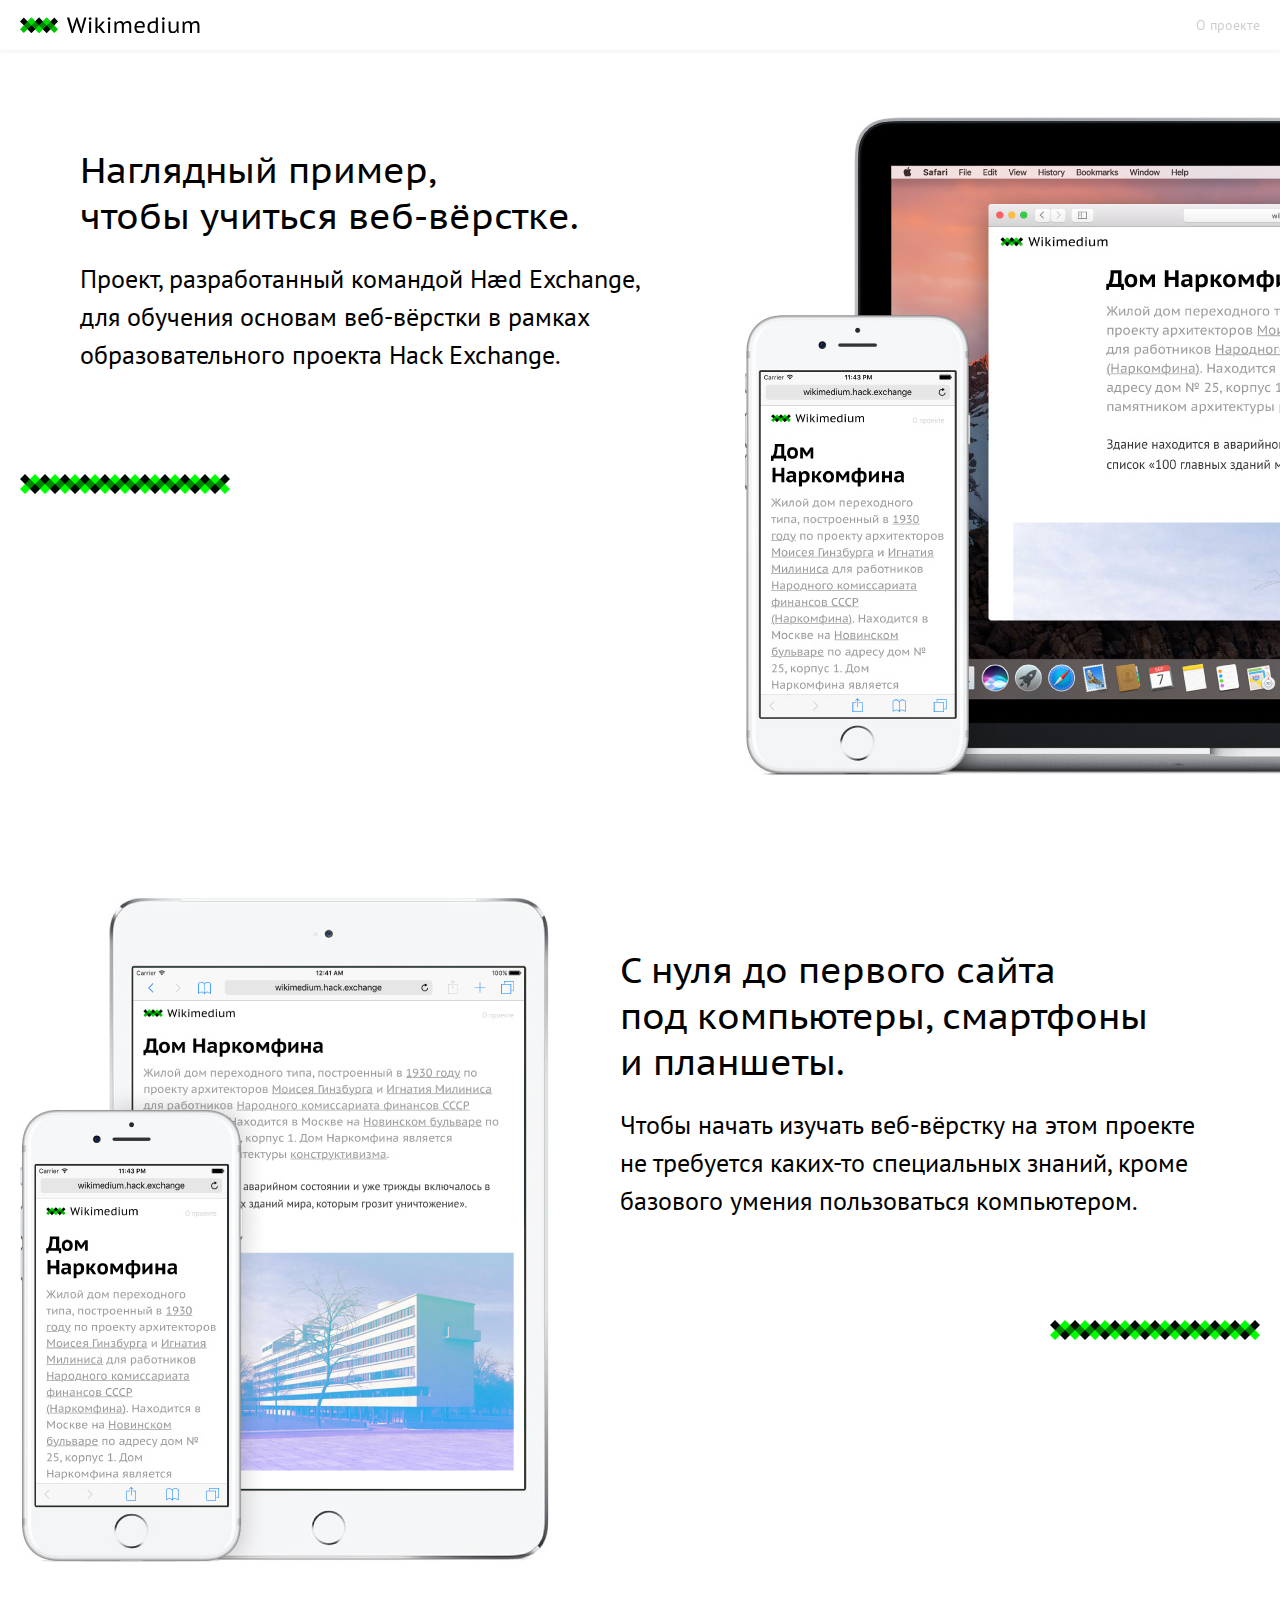
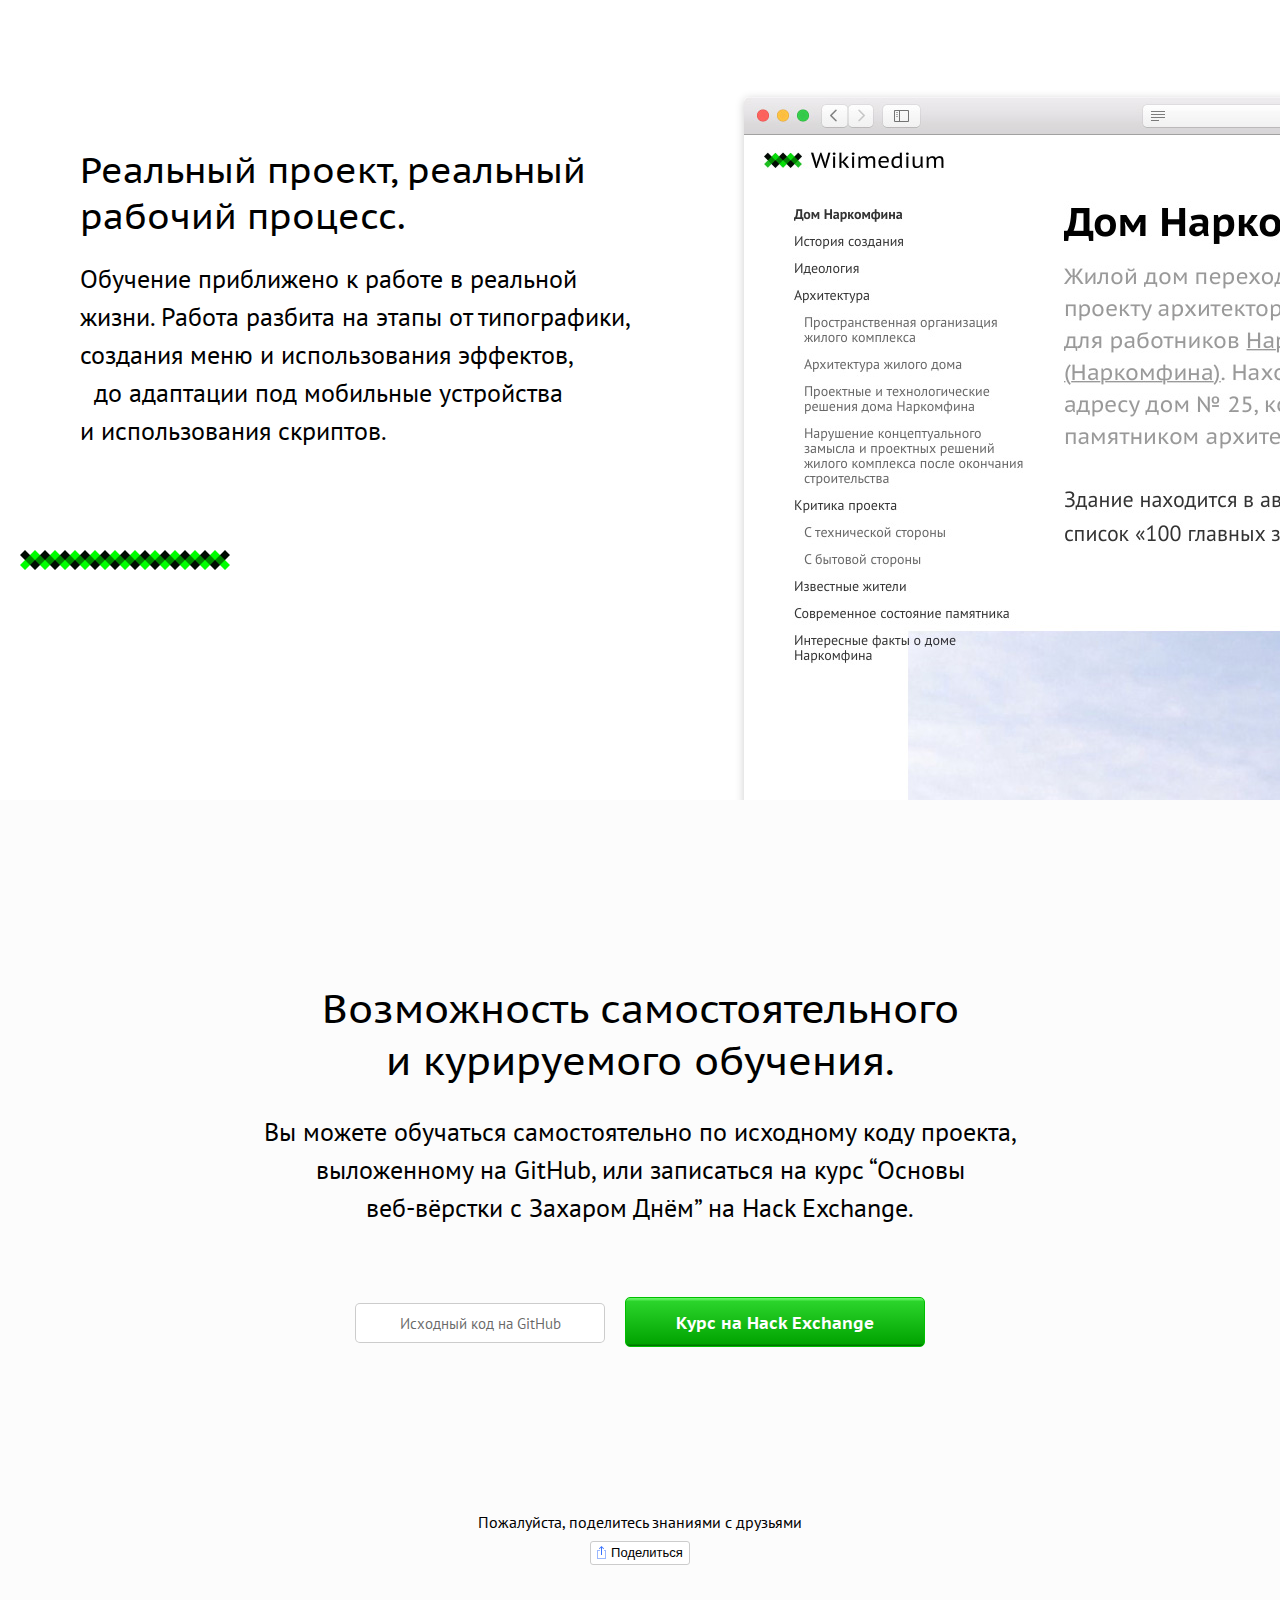
<file: Filichkinadarina/index.html>
<!DOCTYPE html>
<html>
<head>
  <meta charset="utf-8">
  <meta name="viewport" content="width=device-width">

  <title>Wikimedium — проект для изучения основ веб-вёрстки</title>

  <meta name="description" content="Статьи из Википедии, сверстанные студентами, для обучения основам веб-верстки в рамках образовательного проекта Hack Exchange.">
  <meta name="keywords" content="hack, exchange, html, css, javascript, hse, design, rap, yo, punk">

  <meta property="og:type" content="website">
  <meta property="og:url" content="http://wikimedium.hack.exchange">
  <meta property="og:title" content="Wikimedium">
  <meta property="og:description" content="Проект, разработанный командой Hæd Exchange, для обучения основам веб-вёрстки в рамках образовательного проекта Hack Exchange.">
  <meta property="og:image" content="http://wikimedium.hack.exchange/images/share.png">

  <link rel="stylesheet" href="stylesheets/style.css">

  <link rel="icon" type="image/x-icon" href="favicon.ico" />
  <link rel="icon" type="image/png" href="favicon.png" />

  <script src="javascripts/jquery-3.1.1.js"></script>
  <script src="javascripts/social-likes.min.js"></script>

</head>
<body class="landing">

  <nav class="menubar">
    <div>
      <a class="logo" href="posts.html"></a>
      <a class="about" href="index.html">О проекте</a>
    </div>
  </nav>

  <section class="landingWraper">
    <section class="mainSection left">
      <section>
        <h2>
          Наглядный пример,<br>
          чтобы учиться веб-вёрстке.
        </h2>
        <p>
          Проект, разработанный командой Hæd Exchange,<br>
          для обучения основам веб-вёрстки в рамках<br>
          образовательного проекта Hack Exchange.
        </p>
        <figure></figure>
      </section>

      <figure class="mockup" id="mockup1"></figure>
    </section>

    <section class="mainSection right">
      <section>
        <h2>
          С нуля до первого сайта<br>
          под компьютеры, смартфоны<br>
          и планшеты.
        </h2>
        <p>
          Чтобы начать изучать веб-вёрстку на этом проекте<br>
          не требуется каких-то специальных знаний, кроме<br>
          базового умения пользоваться компьютером.
        </p>
        <figure></figure>
      </section>

      <figure class="mockup" id="mockup2"></figure>
    </section>

    <section class="mainSection left">
      <section>
        <h2>
          Реальный проект, реальный<br>
          рабочий процесс.
        </h2>
        <p>
          Обучение приближено к работе в реальной<br>
          жизни. Работа разбита на этапы от типографики,<br>
          создания меню и использования эффектов,<br> 
          до адаптации под мобильные устройства <br>
          и использования скриптов.
        </p>
        <figure></figure>
      </section>

      <figure class="mockup" id="mockup3"></figure>
    </section>

    <section class="mainSection center">
      <section>
        <h2>
          Возможность самостоятельного<br>
          и курируемого обучения.
        </h2>
        <p>
          Вы можете обучаться самостоятельно по исходному<br class="compact"> коду проекта,<br class="full">
          выложенному на GitHub, или записаться<br class="compact"> на курс “Основы<br class="full">
          веб-вёрстки с Захаром Днём”<br class="compact"> на Hack Exchange.
        </p>

        <nav>
          <a class="btn small white" href="https://github.com/ZakharDay/Wikimedium">Исходный код на GitHub</a>
          <a class="btn large green" href="http://lessons.hack.exchange">Курс на Hack Exchange</a>
        </nav>
      </section>

      <footer>
        <p>Пожалуйста, поделитесь знаниями с друзьями</p>

        <div class="social-likes social-likes_single" data-url="http://wikimedium.hack.exchange" data-single-title="Поделиться">
          <div class="facebook" title="Поделиться ссылкой на Фейсбуке">Facebook</div>
          <div class="twitter" title="Поделиться ссылкой в Твиттере">Twitter</div>
          <div class="vkontakte" title="Поделиться ссылкой во Вконтакте">Вконтакте</div>
        </div>
      </footer>

    </section>
  </section>

</body>
</html>
</file>
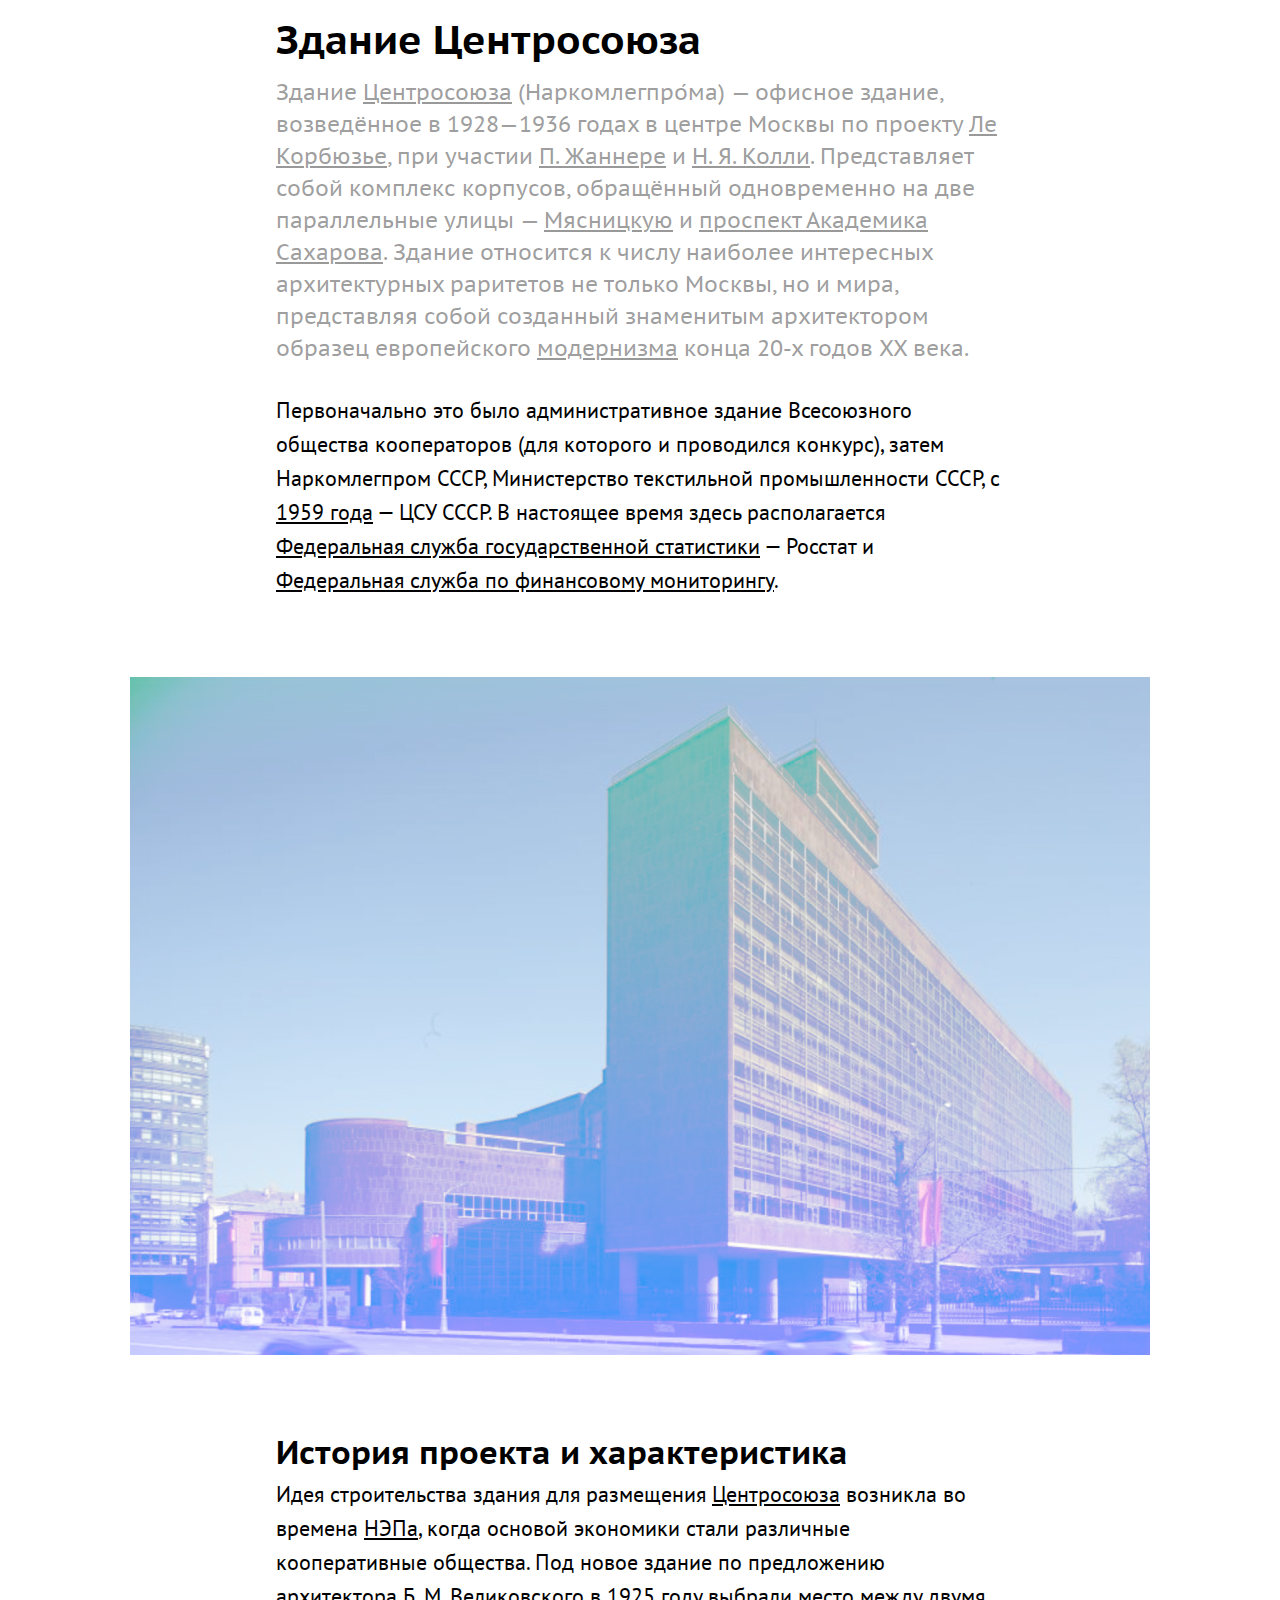
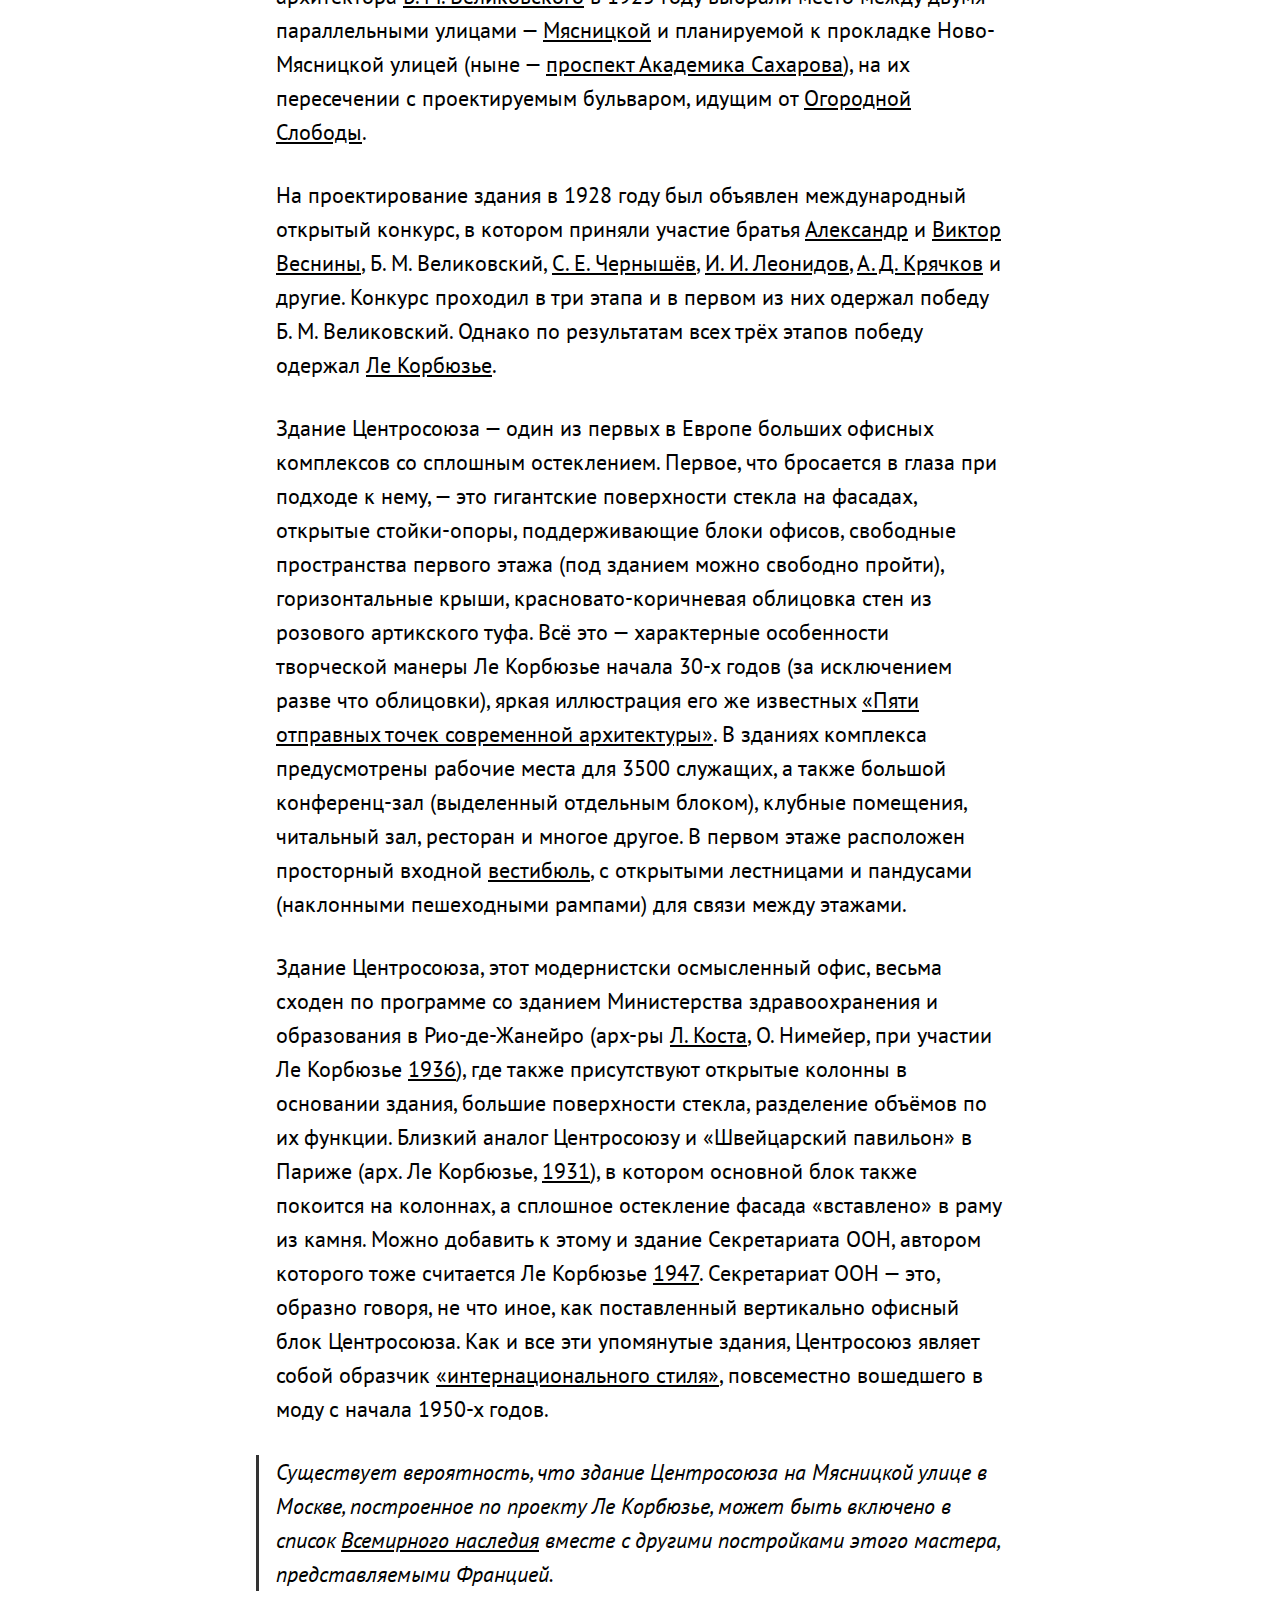
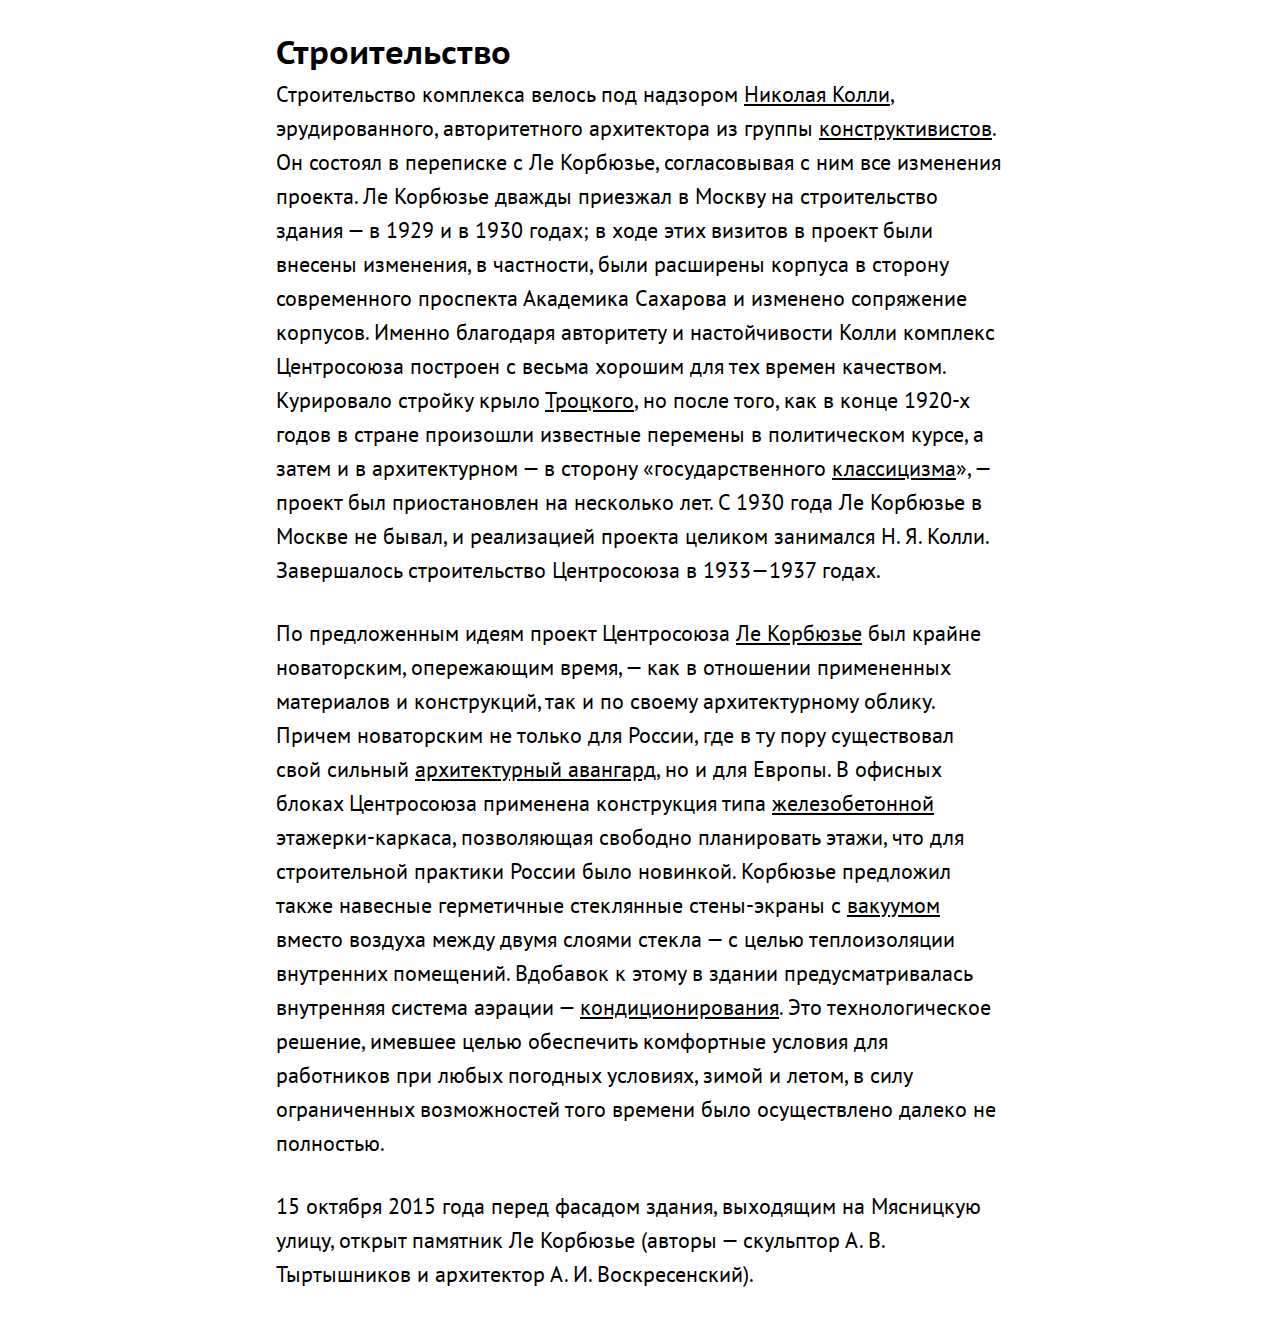
<file: Filichkinadarina/centrosouz.html>
<!DOCTYPE html>
<html>
<head>

  <meta charset="utf-8">
  <title>Здание Центросоюза</title>
  <link rel="stylesheet" href="stylesheets/style.css">
  <script src="javascripts/jquery-3.1.1.js" charset="utf-8"></script>
  <script src="javascripts/sidebar.js" charset="utf-8"></script>

</head>
<body>

  <nav class="sidebar">
    <ul>
      <li>
        <a href="#s1">Здание Центросоюза</a>
      </li>

      <li>
        <a href="#s2">История проекта и характеристика</a>
      </li>

      <li>
        <a href="#s3">Строительство</a>
      </li>
    </ul>
  </nav>

  <article>
    <h1 id="s1">Здание Центросоюза</h1>
    <p>Здание <a target="_blank" href="https://ru.wikipedia.org/wiki/%D0%A6%D0%B5%D0%BD%D1%82%D1%80%D0%BE%D1%81%D0%BE%D1%8E%D0%B7">Центросоюза</a> (Наркомлегпро́ма) — офисное здание, возведённое в 1928—1936 годах в центре Москвы по проекту <a target="_blank" href="https://ru.wikipedia.org/wiki/%D0%9B%D0%B5_%D0%9A%D0%BE%D1%80%D0%B1%D1%8E%D0%B7%D1%8C%D0%B5">Ле Корбюзье</a>, при участии <a target="_blank" href="https://ru.wikipedia.org/wiki/%D0%96%D0%B0%D0%BD%D0%BD%D0%B5%D1%80%D0%B5,_%D0%9F%D1%8C%D0%B5%D1%80">П. Жаннере</a> и <a target="_blank" href="https://ru.wikipedia.org/wiki/%D0%9A%D0%BE%D0%BB%D0%BB%D0%B8,_%D0%9D%D0%B8%D0%BA%D0%BE%D0%BB%D0%B0%D0%B9_%D0%94%D0%B6%D0%B5%D0%BC%D1%81%D0%BE%D0%B2%D0%B8%D1%87">Н. Я. Колли</a>. Представляет собой комплекс корпусов, обращённый одновременно на две параллельные улицы — <a target="_blank" href="https://ru.wikipedia.org/wiki/%D0%9C%D1%8F%D1%81%D0%BD%D0%B8%D1%86%D0%BA%D0%B0%D1%8F_%D1%83%D0%BB%D0%B8%D1%86%D0%B0">Мясницкую</a> и <a target="_blank" href="https://ru.wikipedia.org/wiki/%D0%9F%D1%80%D0%BE%D1%81%D0%BF%D0%B5%D0%BA%D1%82_%D0%90%D0%BA%D0%B0%D0%B4%D0%B5%D0%BC%D0%B8%D0%BA%D0%B0_%D0%A1%D0%B0%D1%85%D0%B0%D1%80%D0%BE%D0%B2%D0%B0_(%D0%9C%D0%BE%D1%81%D0%BA%D0%B2%D0%B0)">проспект Академика Сахарова</a>. Здание относится к числу наиболее интересных архитектурных раритетов не только Москвы, но и мира, представляя собой созданный знаменитым архитектором образец европейского <a target="_blank" href="https://ru.wikipedia.org/wiki/%D0%90%D1%80%D1%85%D0%B8%D1%82%D0%B5%D0%BA%D1%82%D1%83%D1%80%D0%BD%D1%8B%D0%B9_%D0%BC%D0%BE%D0%B4%D0%B5%D1%80%D0%BD%D0%B8%D0%B7%D0%BC">модернизма</a> конца 20-х годов XX века.</p>
    <p>Первоначально это было административное здание Всесоюзного общества кооператоров (для которого и проводился конкурс), затем Наркомлегпром СССР, Министерство текстильной промышленности СССР, с <a target="_blank" href="https://ru.wikipedia.org/wiki/1959_%D0%B3%D0%BE%D0%B4">1959 года</a> — ЦСУ СССР. В настоящее время здесь располагается <a target="_blank" href="https://ru.wikipedia.org/wiki/%D0%A4%D0%B5%D0%B4%D0%B5%D1%80%D0%B0%D0%BB%D1%8C%D0%BD%D0%B0%D1%8F_%D1%81%D0%BB%D1%83%D0%B6%D0%B1%D0%B0_%D0%B3%D0%BE%D1%81%D1%83%D0%B4%D0%B0%D1%80%D1%81%D1%82%D0%B2%D0%B5%D0%BD%D0%BD%D0%BE%D0%B9_%D1%81%D1%82%D0%B0%D1%82%D0%B8%D1%81%D1%82%D0%B8%D0%BA%D0%B8">Федеральная служба государственной статистики</a> — Росстат и <a target="_blank" href="https://ru.wikipedia.org/wiki/%D0%A4%D0%B5%D0%B4%D0%B5%D1%80%D0%B0%D0%BB%D1%8C%D0%BD%D0%B0%D1%8F_%D1%81%D0%BB%D1%83%D0%B6%D0%B1%D0%B0_%D0%BF%D0%BE_%D1%84%D0%B8%D0%BD%D0%B0%D0%BD%D1%81%D0%BE%D0%B2%D0%BE%D0%BC%D1%83_%D0%BC%D0%BE%D0%BD%D0%B8%D1%82%D0%BE%D1%80%D0%B8%D0%BD%D0%B3%D1%83">Федеральная служба по финансовому мониторингу</a>.</p>
    <img src="images/centrosouz.jpg" alt="Здание Центросоюза" />

    <h2 id="s2">История проекта и характеристика</h2>
    <p>Идея строительства здания для размещения <a target="_blank" href="https://ru.wikipedia.org/wiki/%D0%A6%D0%B5%D0%BD%D1%82%D1%80%D0%BE%D1%81%D0%BE%D1%8E%D0%B7">Центросоюза</a> возникла во времена <a target="_blank" href="https://ru.wikipedia.org/wiki/%D0%9D%D0%BE%D0%B2%D0%B0%D1%8F_%D1%8D%D0%BA%D0%BE%D0%BD%D0%BE%D0%BC%D0%B8%D1%87%D0%B5%D1%81%D0%BA%D0%B0%D1%8F_%D0%BF%D0%BE%D0%BB%D0%B8%D1%82%D0%B8%D0%BA%D0%B0">НЭПа</a>, когда основой экономики стали различные кооперативные общества. Под новое здание по предложению архитектора <a target="_blank" href="https://ru.wikipedia.org/wiki/%D0%92%D0%B5%D0%BB%D0%B8%D0%BA%D0%BE%D0%B2%D1%81%D0%BA%D0%B8%D0%B9,_%D0%91%D0%BE%D1%80%D0%B8%D1%81_%D0%9C%D0%B8%D1%85%D0%B0%D0%B9%D0%BB%D0%BE%D0%B2%D0%B8%D1%87">Б. М. Великовского</a> в 1925 году выбрали место между двумя параллельными улицами — <a target="_blank" href="https://ru.wikipedia.org/wiki/%D0%9C%D1%8F%D1%81%D0%BD%D0%B8%D1%86%D0%BA%D0%B0%D1%8F_%D1%83%D0%BB%D0%B8%D1%86%D0%B0">Мясницкой</a> и планируемой к прокладке Ново-Мясницкой улицей (ныне — <a target="_blank" href="https://ru.wikipedia.org/wiki/%D0%9F%D1%80%D0%BE%D1%81%D0%BF%D0%B5%D0%BA%D1%82_%D0%90%D0%BA%D0%B0%D0%B4%D0%B5%D0%BC%D0%B8%D0%BA%D0%B0_%D0%A1%D0%B0%D1%85%D0%B0%D1%80%D0%BE%D0%B2%D0%B0_(%D0%9C%D0%BE%D1%81%D0%BA%D0%B2%D0%B0)">проспект Академика Сахарова</a>), на их пересечении с проектируемым бульваром, идущим от <a target="_blank" href="https://ru.wikipedia.org/wiki/%D0%9F%D0%B5%D1%80%D0%B5%D1%83%D0%BB%D0%BE%D0%BA_%D0%9E%D0%B3%D0%BE%D1%80%D0%BE%D0%B4%D0%BD%D0%B0%D1%8F_%D0%A1%D0%BB%D0%BE%D0%B1%D0%BE%D0%B4%D0%B0">Огородной Слободы</a>.</p>
    <p>На проектирование здания в 1928 году был объявлен международный открытый конкурс, в котором приняли участие братья <a target="_blank" href="https://ru.wikipedia.org/wiki/%D0%92%D0%B5%D1%81%D0%BD%D0%B8%D0%BD,_%D0%90%D0%BB%D0%B5%D0%BA%D1%81%D0%B0%D0%BD%D0%B4%D1%80_%D0%90%D0%BB%D0%B5%D0%BA%D1%81%D0%B0%D0%BD%D0%B4%D1%80%D0%BE%D0%B2%D0%B8%D1%87">Александр</a> и <a target="_blank" href="https://ru.wikipedia.org/wiki/%D0%92%D0%B5%D1%81%D0%BD%D0%B8%D0%BD,_%D0%92%D0%B8%D0%BA%D1%82%D0%BE%D1%80_%D0%90%D0%BB%D0%B5%D0%BA%D1%81%D0%B0%D0%BD%D0%B4%D1%80%D0%BE%D0%B2%D0%B8%D1%87">Виктор</a> <a target="_blank" href="https://ru.wikipedia.org/wiki/%D0%92%D0%B5%D1%81%D0%BD%D0%B8%D0%BD%D1%8B">Веснины</a>, Б. М. Великовский, <a target="_blank" href="https://ru.wikipedia.org/wiki/%D0%A7%D0%B5%D1%80%D0%BD%D1%8B%D1%88%D1%91%D0%B2,_%D0%A1%D0%B5%D1%80%D0%B3%D0%B5%D0%B9_%D0%95%D0%B3%D0%BE%D1%80%D0%BE%D0%B2%D0%B8%D1%87">С. Е. Чернышёв</a>, <a target="_blank" href="https://ru.wikipedia.org/wiki/%D0%9B%D0%B5%D0%BE%D0%BD%D0%B8%D0%B4%D0%BE%D0%B2,_%D0%98%D0%B2%D0%B0%D0%BD_%D0%98%D0%BB%D1%8C%D0%B8%D1%87">И. И. Леонидов</a>, <a target="_blank" href="https://ru.wikipedia.org/wiki/%D0%9A%D1%80%D1%8F%D1%87%D0%BA%D0%BE%D0%B2,_%D0%90%D0%BD%D0%B4%D1%80%D0%B5%D0%B9_%D0%94%D0%BC%D0%B8%D1%82%D1%80%D0%B8%D0%B5%D0%B2%D0%B8%D1%87">А. Д. Крячков</a> и другие. Конкурс проходил в три этапа и в первом из них одержал победу Б. М. Великовский. Однако по результатам всех трёх этапов победу одержал <a target="_blank" href="https://ru.wikipedia.org/wiki/%D0%9B%D0%B5_%D0%9A%D0%BE%D1%80%D0%B1%D1%8E%D0%B7%D1%8C%D0%B5">Ле Корбюзье</a>.</p>
    <p>Здание Центросоюза — один из первых в Европе больших офисных комплексов со сплошным остеклением. Первое, что бросается в глаза при подходе к нему, — это гигантские поверхности стекла на фасадах, открытые стойки-опоры, поддерживающие блоки офисов, свободные пространства первого этажа (под зданием можно свободно пройти), горизонтальные крыши, красновато-коричневая облицовка стен из розового артикского туфа. Всё это — характерные особенности творческой манеры Ле Корбюзье начала 30-х годов (за исключением разве что облицовки), яркая иллюстрация его же известных <a target="_blank" href="https://ru.wikipedia.org/wiki/%D0%9F%D1%8F%D1%82%D1%8C_%D0%BE%D1%82%D0%BF%D1%80%D0%B0%D0%B2%D0%BD%D1%8B%D1%85_%D1%82%D0%BE%D1%87%D0%B5%D0%BA_%D1%81%D0%BE%D0%B2%D1%80%D0%B5%D0%BC%D0%B5%D0%BD%D0%BD%D0%BE%D0%B9_%D0%B0%D1%80%D1%85%D0%B8%D1%82%D0%B5%D0%BA%D1%82%D1%83%D1%80%D1%8B">«Пяти отправных точек современной архитектуры»</a>. В зданиях комплекса предусмотрены рабочие места для 3500 служащих, а также большой конференц-зал (выделенный отдельным блоком), клубные помещения, читальный зал, ресторан и многое другое. В первом этаже расположен просторный входной <a target="_blank" href="https://ru.wikipedia.org/wiki/%D0%92%D0%B5%D1%81%D1%82%D0%B8%D0%B1%D1%8E%D0%BB%D1%8C">вестибюль</a>, с открытыми лестницами и пандусами (наклонными пешеходными рампами) для связи между этажами.</p>
    <p>Здание Центросоюза, этот модернистски осмысленный офис, весьма сходен по программе со зданием Министерства здравоохранения и образования в Рио-де-Жанейро (арх-ры <a target="_blank" href="https://ru.wikipedia.org/wiki/%D0%9D%D0%B8%D0%BC%D00%B5%D0%B9%D0%B5%D1%80,_%D0%9E%D1%81%D0%BA%D0%B0%D1%80">Л. Коста</a>, О. Нимейер, при участии Ле Корбюзье <a target="_blank" href="https://ru.wikipedia.org/wiki/1936">1936</a>), где также присутствуют открытые колонны в основании здания, большие поверхности стекла, разделение объёмов по их функции. Близкий аналог Центросоюзу и «Швейцарский павильон» в Париже (арх. Ле Корбюзье, <a target="_blank" href="https://ru.wikipedia.org/wiki/1931">1931</a>), в котором основной блок также покоится на колоннах, а сплошное остекление фасада «вставлено» в раму из камня. Можно добавить к этому и здание Секретариата ООН, автором которого тоже считается Ле Корбюзье <a target="_blank" href="https://ru.wikipedia.org/wiki/1947">1947</a>. Секретариат ООН — это, образно говоря, не что иное, как поставленный вертикально офисный блок Центросоюза. Как и все эти упомянутые здания, Центросоюз являет собой образчик <a target="_blank" href="https://ru.wikipedia.org/wiki/%D0%98%D0%BD%D1%82%D0%B5%D1%80%D0%BD%D0%B0%D1%86%D0%B8%D0%BE%D0%BD%D0%B0%D0%BB%D1%8C%D0%BD%D1%8B%D0%B9_%D1%81%D1%82%D0%B8%D0%BB%D1%8C">«интернационального стиля»</a>, повсеместно вошедшего в моду с начала 1950-х годов.</p>
    <blockquote cite="https://ru.wikipedia.org/wiki/%D0%97%D0%B4%D0%B0%D0%BD%D0%B8%D0%B5_%D0%A6%D0%B5%D0%BD%D1%82%D1%80%D0%BE%D1%81%D0%BE%D1%8E%D0%B7%D0%B0">Существует вероятность, что здание Центросоюза на Мясницкой улице в Москве, построенное по проекту Ле Корбюзье, может быть включено в список <a target="_blank" href="https://ru.wikipedia.org/wiki/%D0%92%D1%81%D0%B5%D0%BC%D0%B8%D1%80%D0%BD%D0%BE%D0%B5_%D0%BD%D0%B0%D1%81%D0%BB%D0%B5%D0%B4%D0%B8%D0%B5">Всемирного наследия</a> вместе с другими постройками этого мастера, представляемыми Францией.</blockquote>

    <h2 id="s3">Строительство</h2>
    <p>Строительство комплекса велось под надзором <a target="_blank" href="https://ru.wikipedia.org/wiki/%D0%9A%D0%BE%D0%BB%D0%BB%D0%B8,_%D0%9D%D0%B8%D0%BA%D0%BE%D0%BB%D0%B0%D0%B9_%D0%AF%D0%BA%D0%BE%D0%B2%D0%BB%D0%B5%D0%B2%D0%B8%D1%87">Николая Колли</a>, эрудированного, авторитетного архитектора из группы <a target="_blank" href="https://ru.wikipedia.org/wiki/%D0%9A%D0%BE%D0%BD%D1%81%D1%82%D1%80%D1%83%D0%BA%D1%82%D0%B8%D0%B2%D0%B8%D0%B7%D0%BC_(%D0%B8%D1%81%D0%BA%D1%83%D1%81%D1%81%D1%82%D0%B2%D0%BE)">конструктивистов</a>. Он состоял в переписке с Ле Корбюзье, согласовывая с ним все изменения проекта. Ле Корбюзье дважды приезжал в Москву на строительство здания — в 1929 и в 1930 годах; в ходе этих визитов в проект были внесены изменения, в частности, были расширены корпуса в сторону современного проспекта Академика Сахарова и изменено сопряжение корпусов. Именно благодаря авторитету и настойчивости Колли комплекс Центросоюза построен с весьма хорошим для тех времен качеством. Курировало стройку крыло <a target="_blank" href="https://ru.wikipedia.org/wiki/%D0%A2%D1%80%D0%BE%D1%86%D0%BA%D0%B8%D0%B9,_%D0%9B%D0%B5%D0%B2">Троцкого</a>, но после того, как в конце 1920-х годов в стране произошли известные перемены в политическом курсе, а затем и в архитектурном — в сторону «государственного <a target="_blank" href="https://ru.wikipedia.org/wiki/%D0%9A%D0%BB%D0%B0%D1%81%D1%81%D0%B8%D1%86%D0%B8%D0%B7%D0%BC">классицизма</a>», — проект был приостановлен на несколько лет. С 1930 года Ле Корбюзье в Москве не бывал, и реализацией проекта целиком занимался Н. Я. Колли. Завершалось строительство Центросоюза в 1933—1937 годах.</p>
    <p>По предложенным идеям проект Центросоюза <a target="_blank" href="https://ru.wikipedia.org/wiki/%D0%9B%D0%B5_%D0%9A%D0%BE%D1%80%D0%B1%D1%8E%D0%B7%D1%8C%D0%B5">Ле Корбюзье</a> был крайне новаторским, опережающим время, — как в отношении примененных материалов и конструкций, так и по своему архитектурному облику. Причем новаторским не только для России, где в ту пору существовал свой сильный <a target="_blank" href="https://ru.wikipedia.org/wiki/%D0%9A%D0%BE%D0%BD%D1%81%D1%82%D1%80%D1%83%D0%BA%D1%82%D0%B8%D0%B2%D0%B8%D0%B7%D0%BC_(%D0%B8%D1%81%D0%BA%D1%83%D1%81%D1%81%D1%82%D0%B2%D0%BE)">архитектурный авангард</a>, но и для Европы. В офисных блоках Центросоюза применена конструкция типа <a target="_blank" href="https://ru.wikipedia.org/wiki/%D0%96%D0%B5%D0%BB%D0%B5%D0%B7%D0%BE%D0%B1%D0%B5%D1%82%D0%BE%D0%BD">железобетонной</a> этажерки-каркаса, позволяющая свободно планировать этажи, что для строительной практики России было новинкой. Корбюзье предложил также навесные герметичные стеклянные стены-экраны с <a target="_blank" href="https://ru.wikipedia.org/wiki/%D0%92%D0%B0%D0%BA%D1%83%D1%83%D0%BC">вакуумом</a> вместо воздуха между двумя слоями стекла — с целью теплоизоляции внутренних помещений. Вдобавок к этому в здании предусматривалась внутренняя система аэрации — <a target="_blank" href="https://ru.wikipedia.org/wiki/%D0%9A%D0%BE%D0%BD%D0%B4%D0%B8%D1%86%D0%B8%D0%BE%D0%BD%D0%B8%D1%80%D0%BE%D0%B2%D0%B0%D0%BD%D0%B8%D0%B5">кондиционирования</a>. Это технологическое решение, имевшее целью обеспечить комфортные условия для работников при любых погодных условиях, зимой и летом, в силу ограниченных возможностей того времени было осуществлено далеко не полностью.</p>
    <p>15 октября 2015 года перед фасадом здания, выходящим на Мясницкую улицу, открыт памятник Ле Корбюзье (авторы — скульптор А. В. Тыртышников и архитектор А. И. Воскресенский).</p>
  </article>

</body>
</html>
</file>
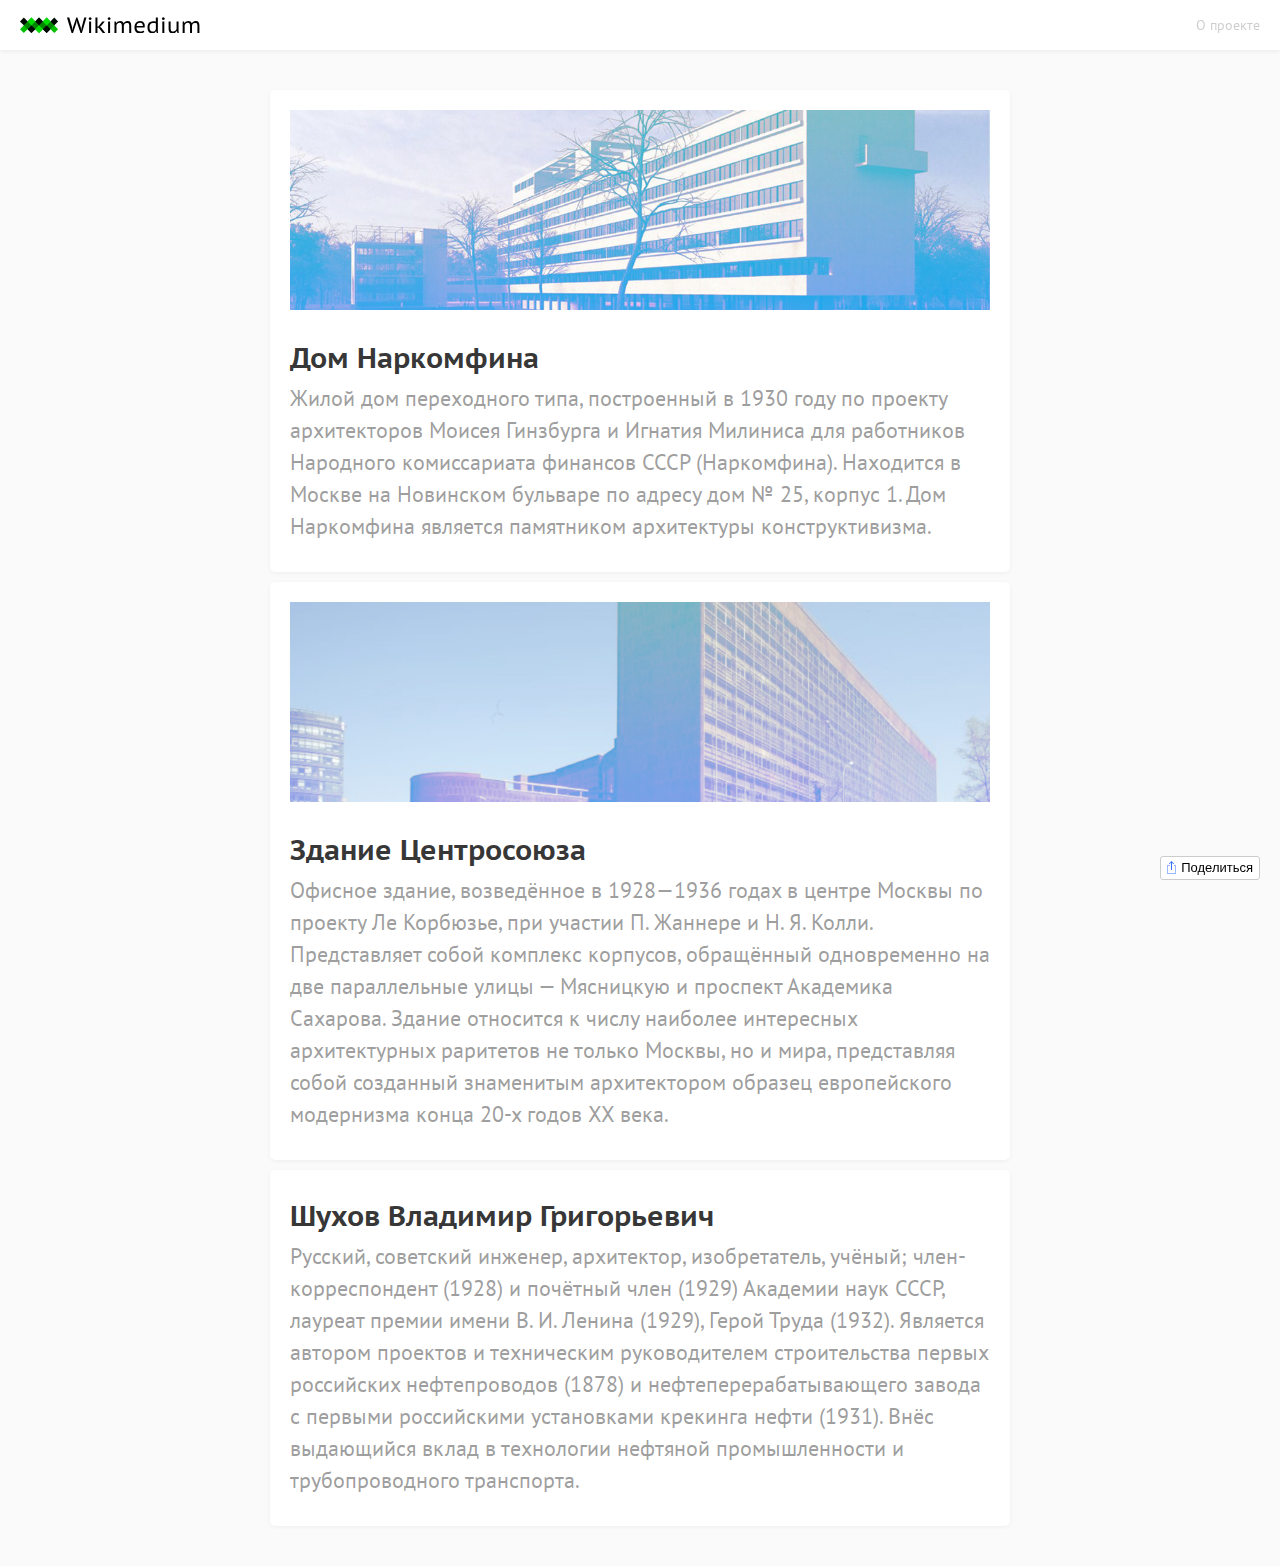
<file: Filichkinadarina/posts.html>
<!DOCTYPE html>
<html>
<head>
  <meta charset="utf-8">
  <meta name="viewport" content="width=device-width">

  <title>Wikimedium</title>

  <meta name="description" content="Статьи из Википедии, сверстанные студентами, для обучения основам веб-верстки в рамках образовательного проекта Hack Exchange.">
  <meta name="keywords" content="hack, exchange, html, css, javascript, hse, design, rap, yo, punk">

  <meta property="og:type" content="website">
  <meta property="og:url" content="http://wikimedium.hack.exchange/posts.html">
  <meta property="og:title" content="Wikimedium">
  <meta property="og:description" content="Статьи из Википедии, сверстанные студентами, для обучения основам веб-верстки в рамках образовательного проекта Hack Exchange.">
  <meta property="og:image" content="">

  <link rel="stylesheet" href="stylesheets/style.css">

  <link rel="icon" type="image/x-icon" href="favicon.ico" />
  <link rel="icon" type="image/png" href="favicon.png" />

  <script src="javascripts/jquery-3.1.1.js"></script>
  <script src="javascripts/social-likes.min.js"></script>

</head>
<body class="posts">

  <nav class="menubar">
    <div>
      <a class="logo" href="posts.html"></a>
      <a class="about" href="index.html">О проекте</a>
    </div>
  </nav>

  <section class="postsFeed">
    <a href="posts/narkomfin.html">
      <figure style="background-image: url(images/posts/narkomfin.jpg);"></figure>
      <h2>Дом Наркомфина</h2>
      <p>Жилой дом переходного типа, построенный в 1930 году по проекту архитекторов Моисея Гинзбурга и Игнатия Милиниса для работников Народного комиссариата финансов СССР (Наркомфина). Находится в Москве на Новинском бульваре по адресу дом № 25, корпус 1. Дом Наркомфина является памятником архитектуры конструктивизма.</p>
    </a>

    <a href="posts/centrosouz.html">
      <figure style="background-image: url(images/posts/centrosouz.jpg);"></figure>
      <h2>Здание Центросоюза</h2>
      <p>Офисное здание, возведённое в 1928—1936 годах в центре Москвы по проекту Ле Корбюзье, при участии П. Жаннере и Н. Я. Колли. Представляет собой комплекс корпусов, обращённый одновременно на две параллельные улицы — Мясницкую и проспект Академика Сахарова. Здание относится к числу наиболее интересных архитектурных раритетов не только Москвы, но и мира, представляя собой созданный знаменитым архитектором образец европейского модернизма конца 20-х годов XX века.</p>
    </a>

    <a href="posts/shukhov.html">
      <h2>Шухов Владимир Григорьевич</h2>
      <p>Русский, советский инженер, архитектор, изобретатель, учёный; член-корреспондент (1928) и почётный член (1929) Академии наук СССР, лауреат премии имени В. И. Ленина (1929), Герой Труда (1932). Является автором проектов и техническим руководителем строительства первых российских нефтепроводов (1878) и нефтеперерабатывающего завода с первыми российскими установками крекинга нефти (1931). Внёс выдающийся вклад в технологии нефтяной промышленности и трубопроводного транспорта.</p>
    </a>
  </section>

  <footer class="share">
    <div class="social-likes social-likes_single" data-url="http://wikimedium.hack.exchange/posts.html" data-single-title="Поделиться">
      <div class="facebook" title="Поделиться ссылкой на Фейсбуке">Facebook</div>
      <div class="twitter" title="Поделиться ссылкой в Твиттере">Twitter</div>
      <div class="vkontakte" title="Поделиться ссылкой во Вконтакте">Вконтакте</div>
    </div>
  </footer>

</body>
</html>
</file>
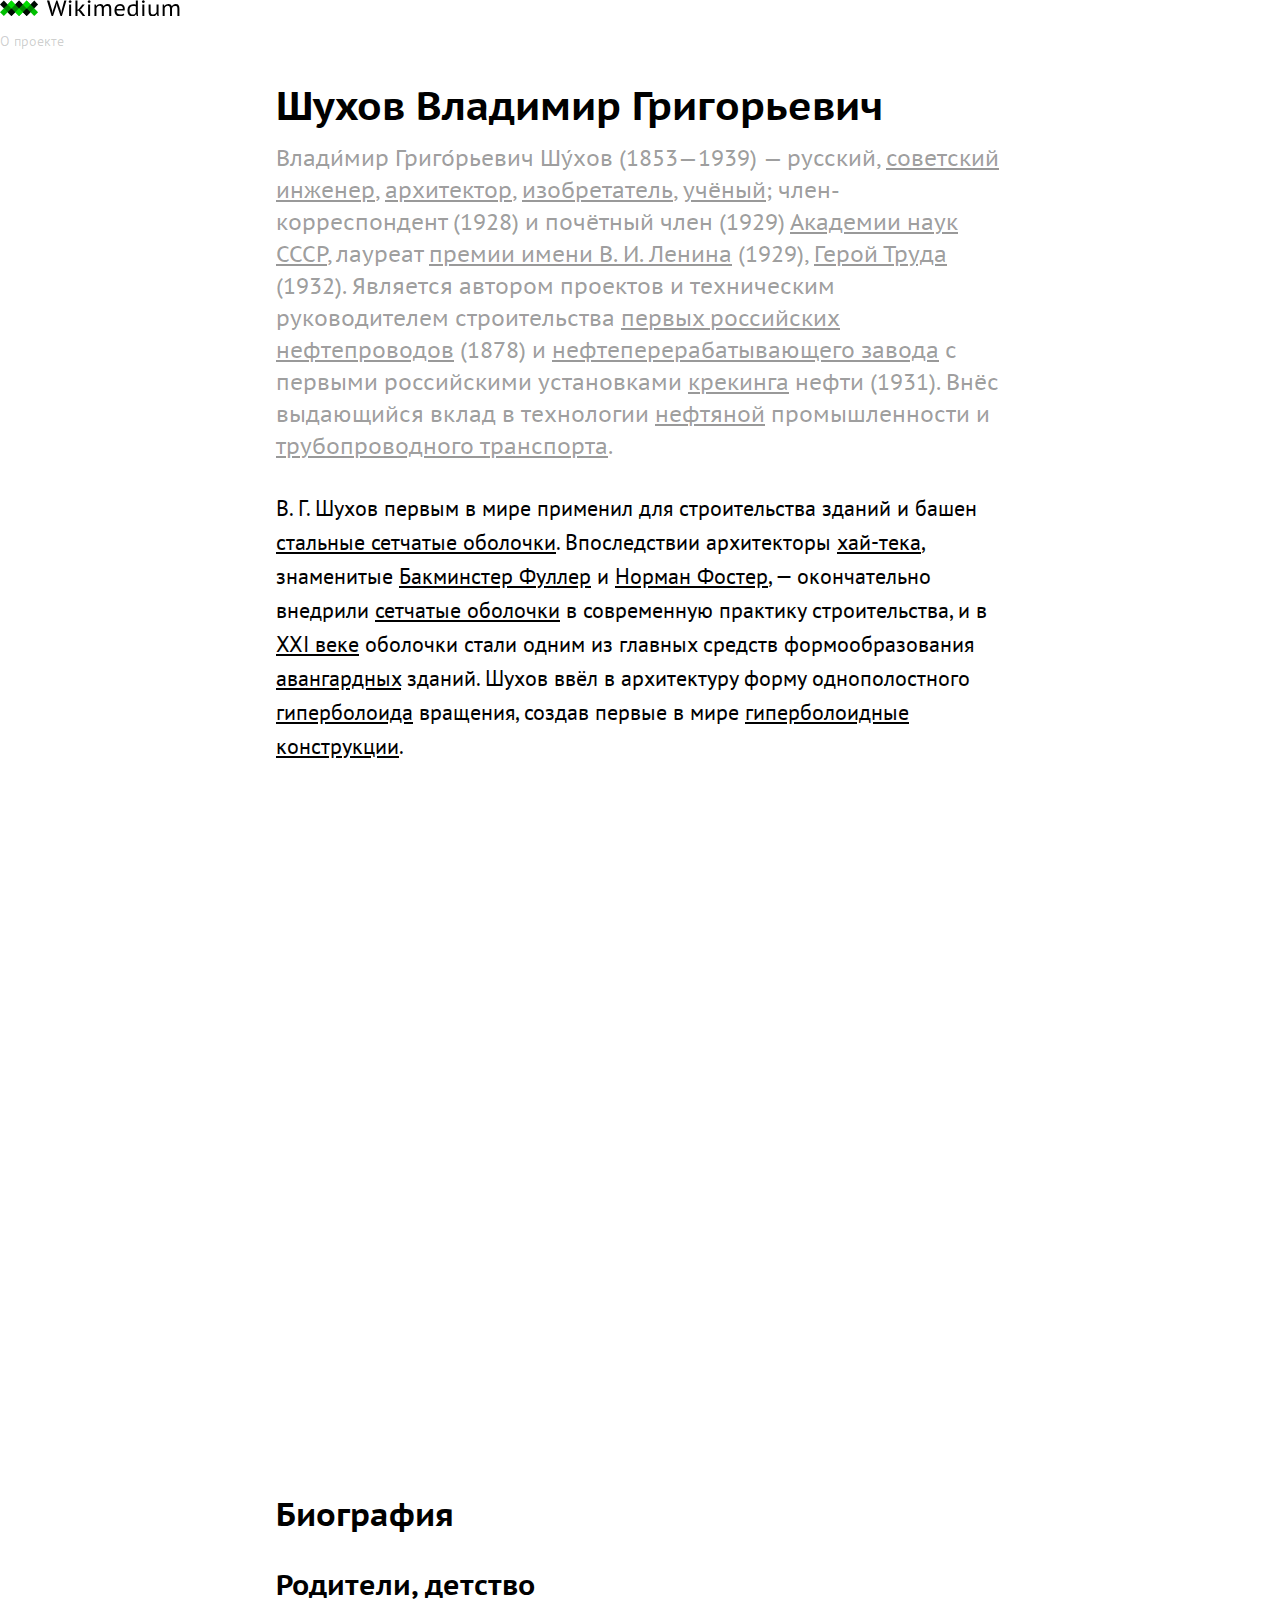
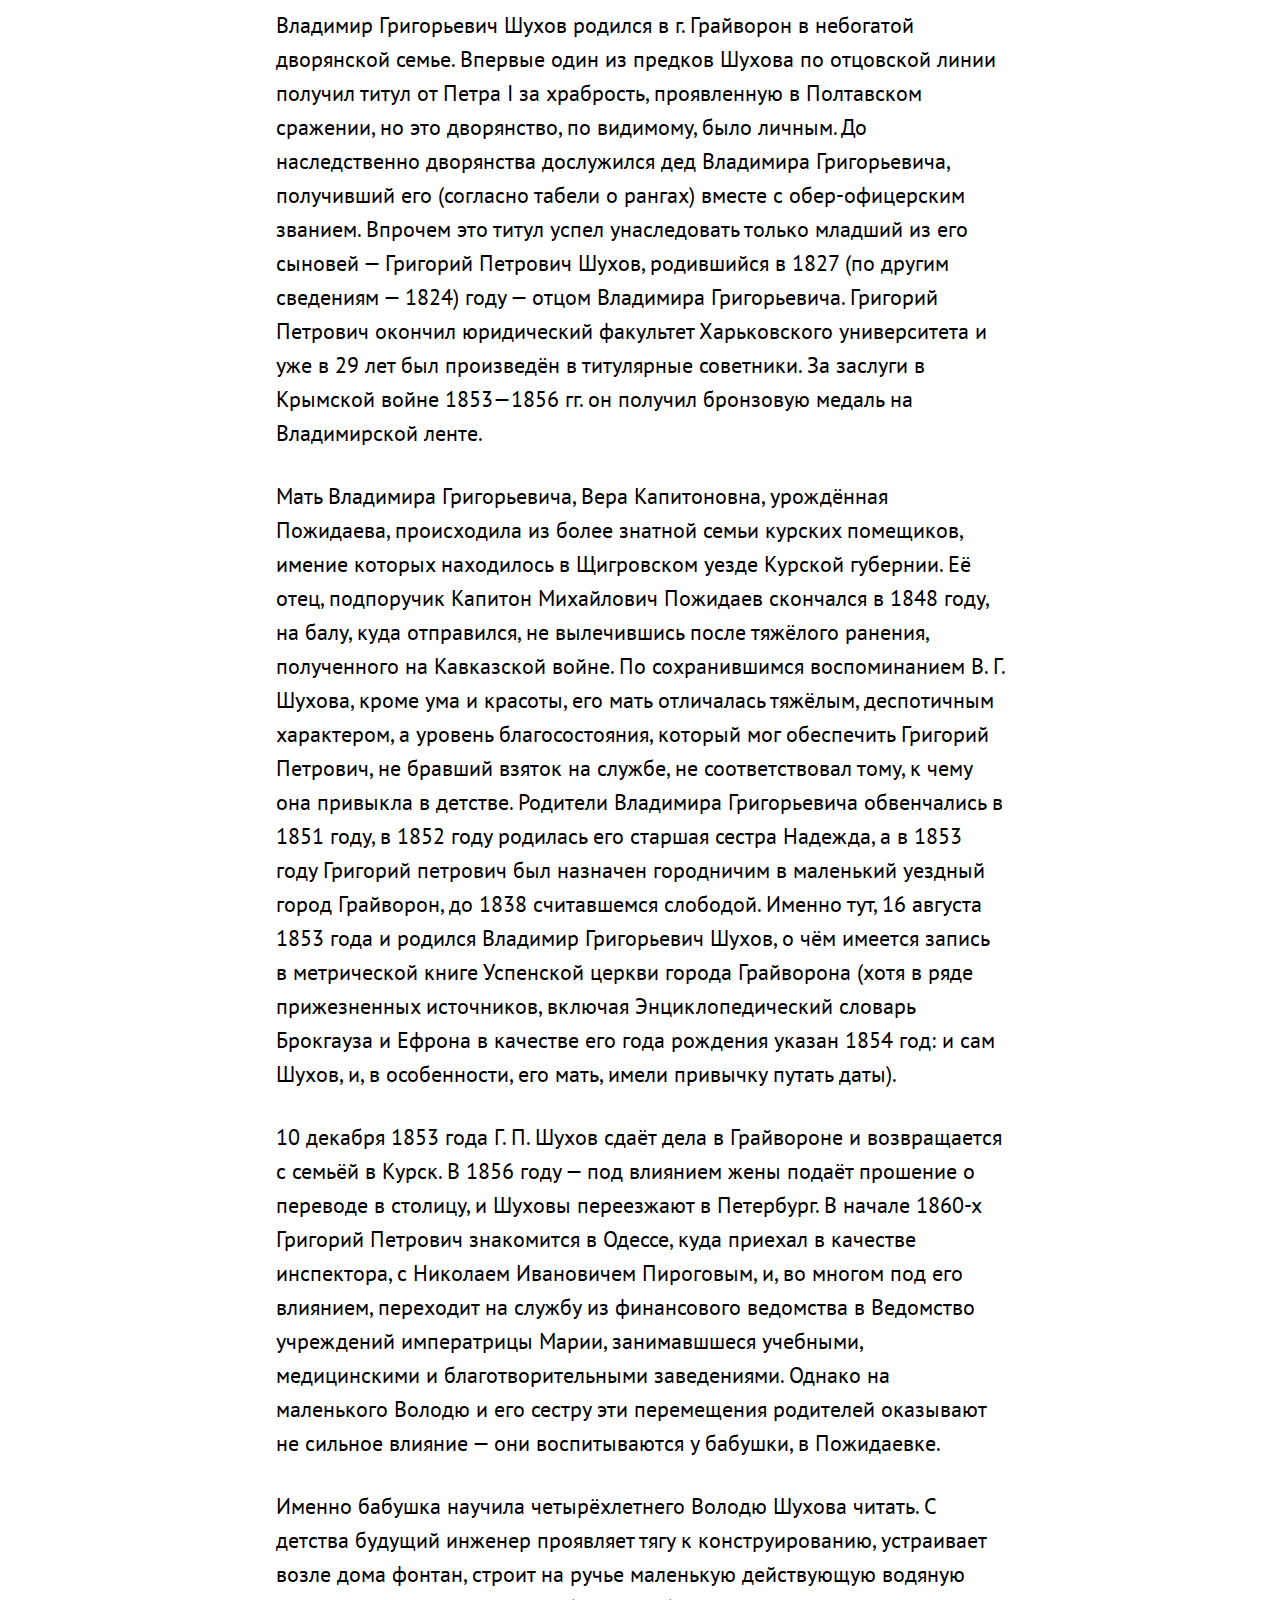
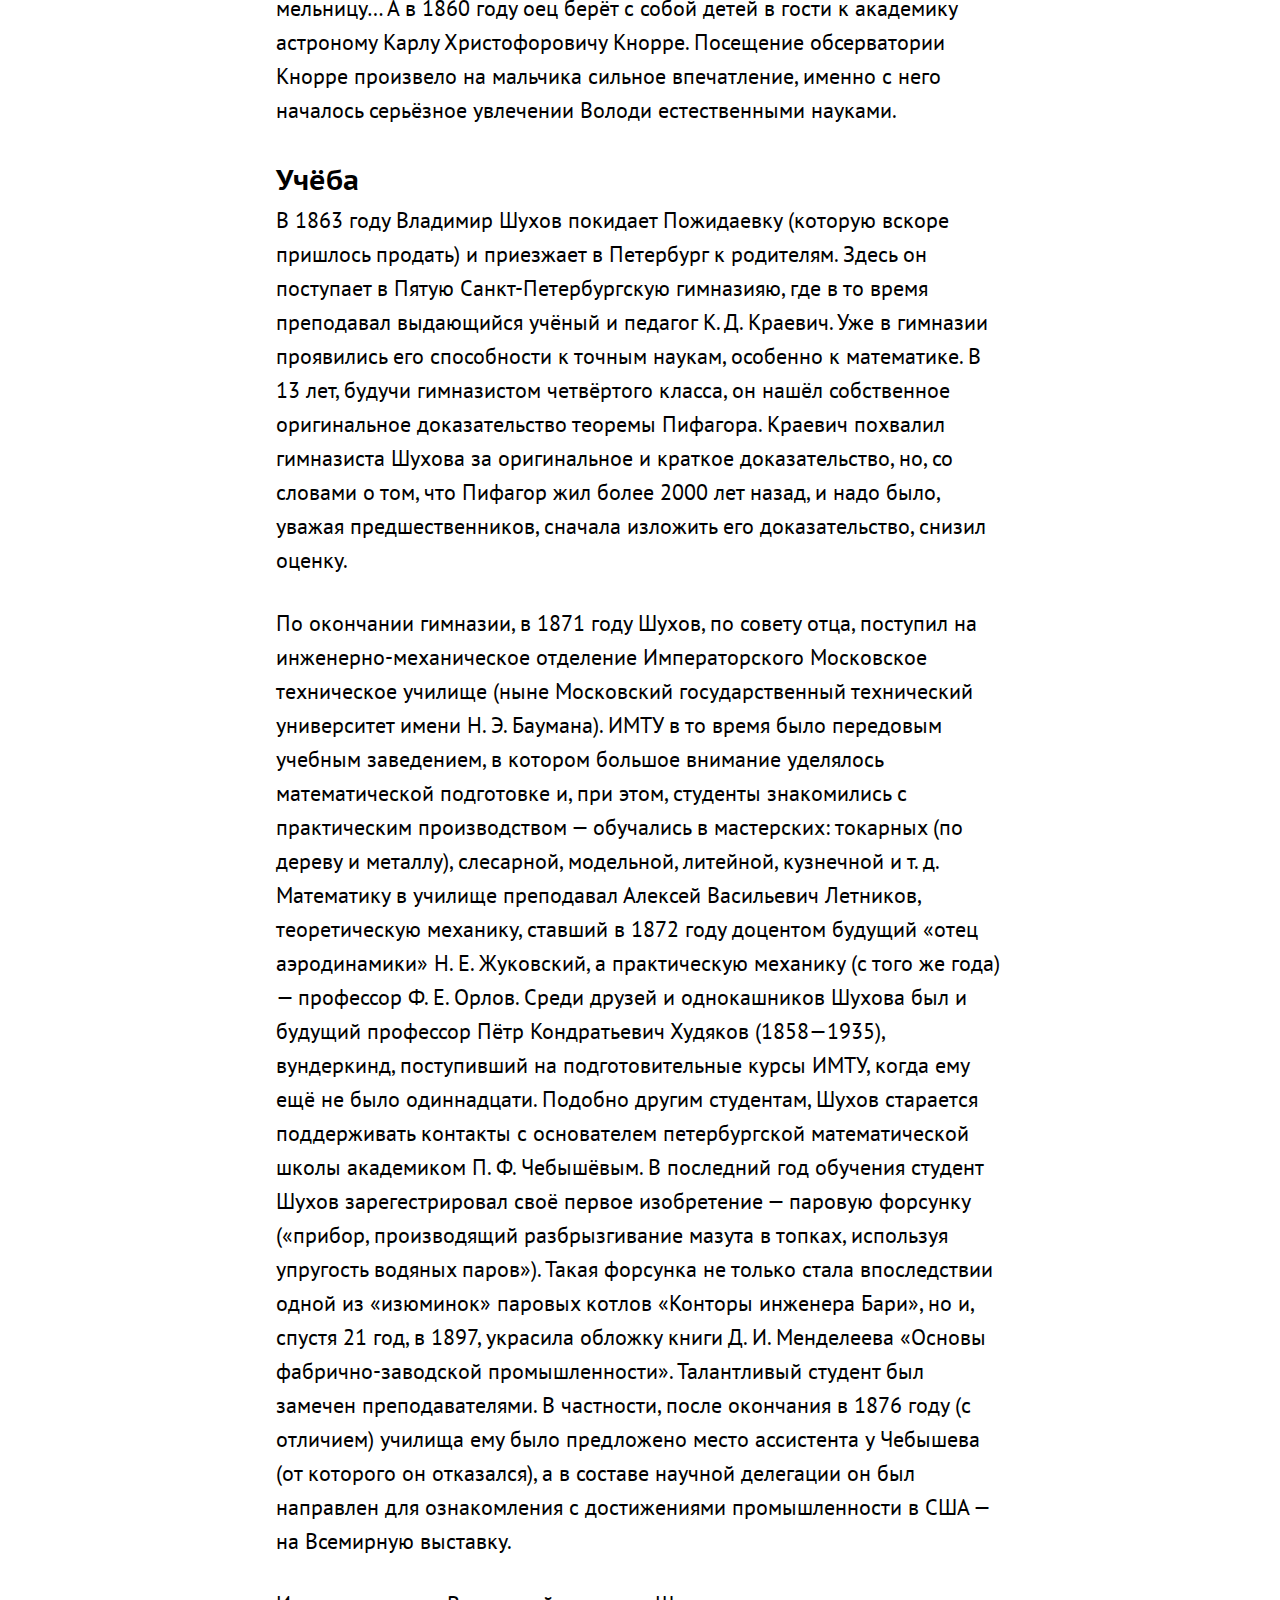
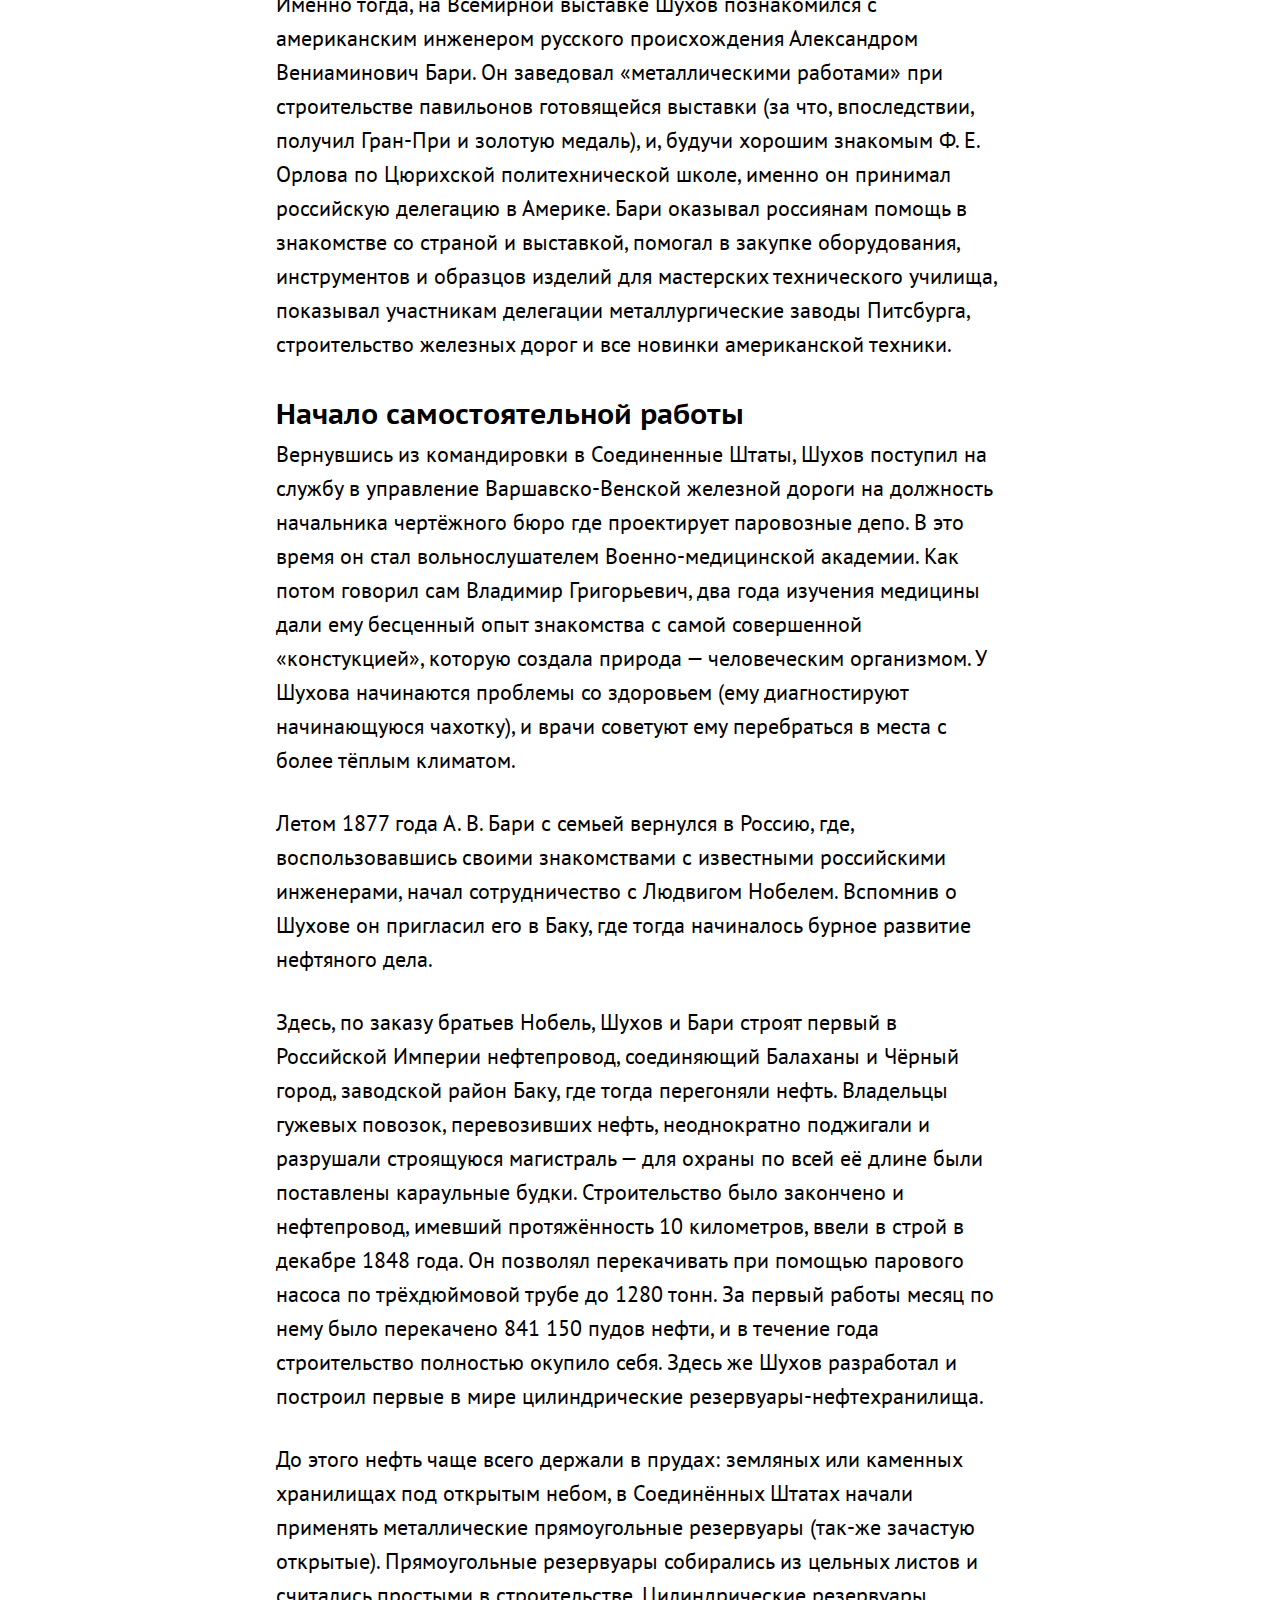
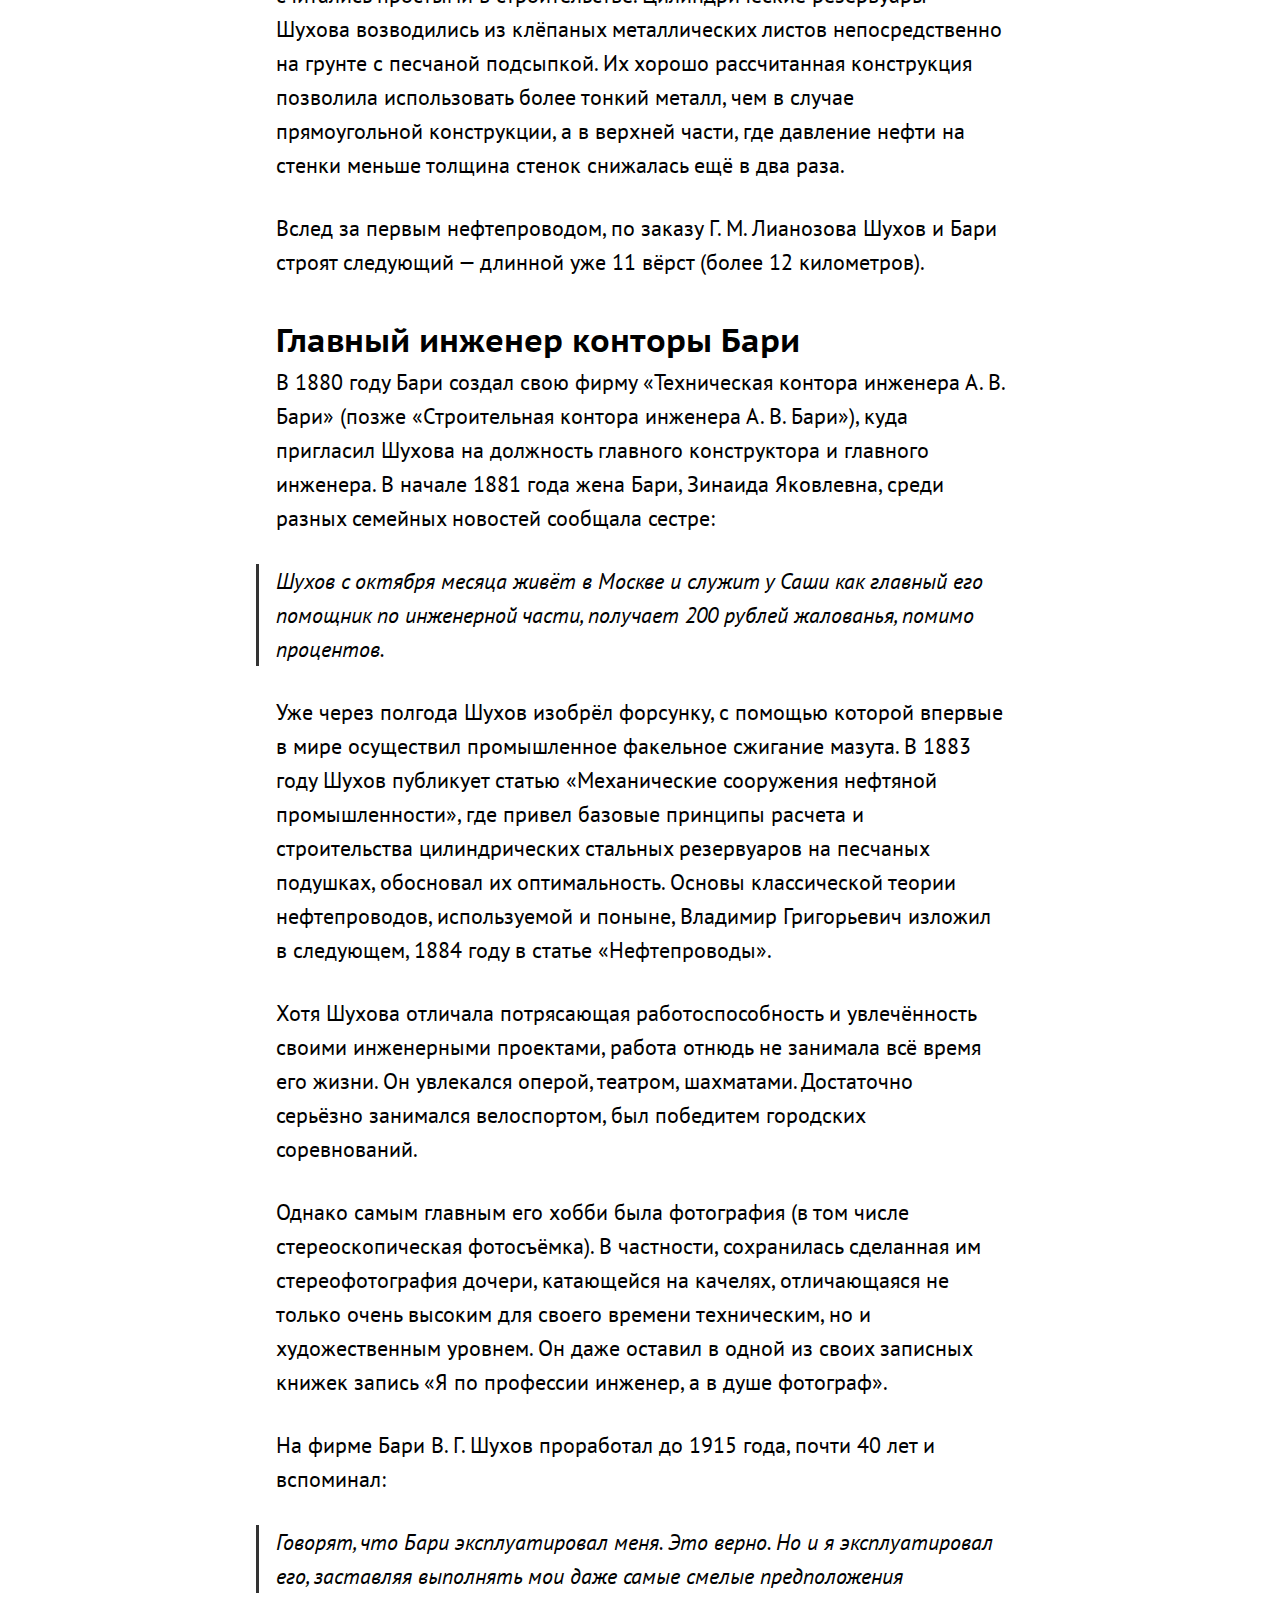
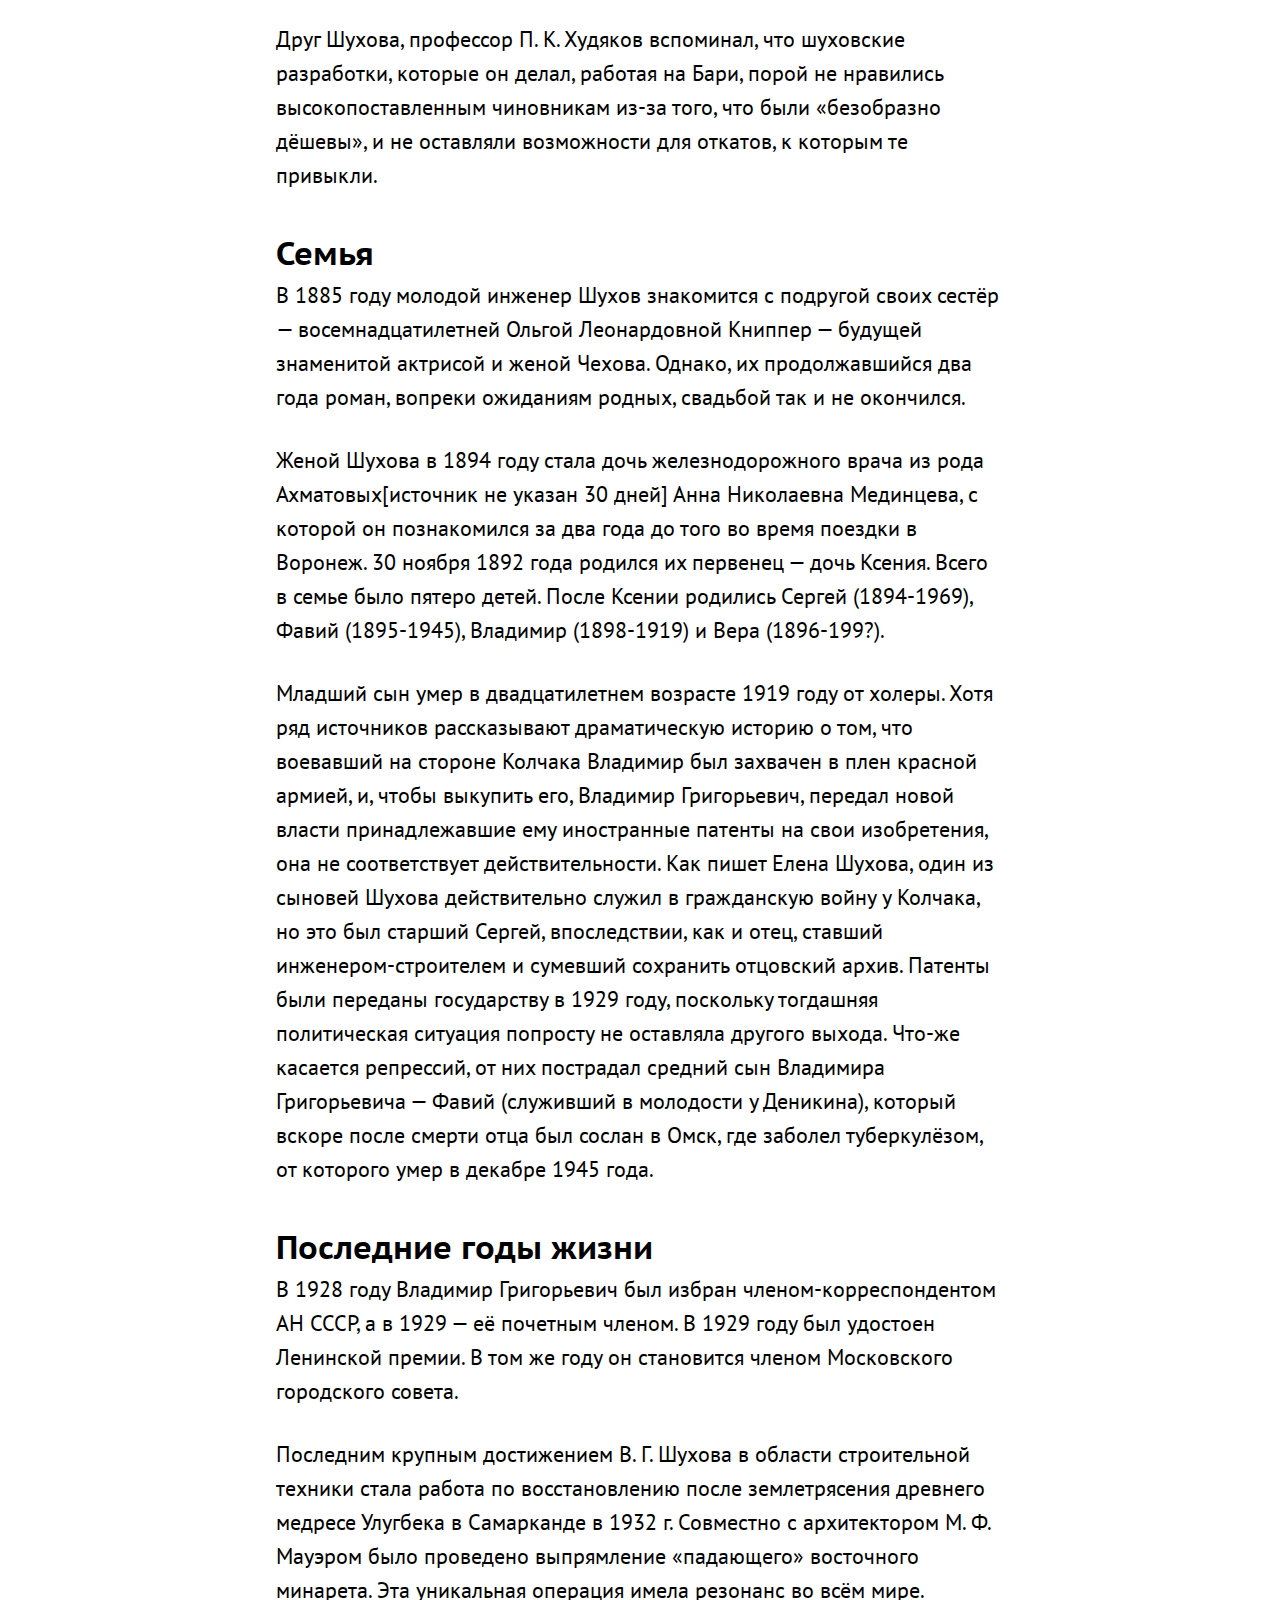
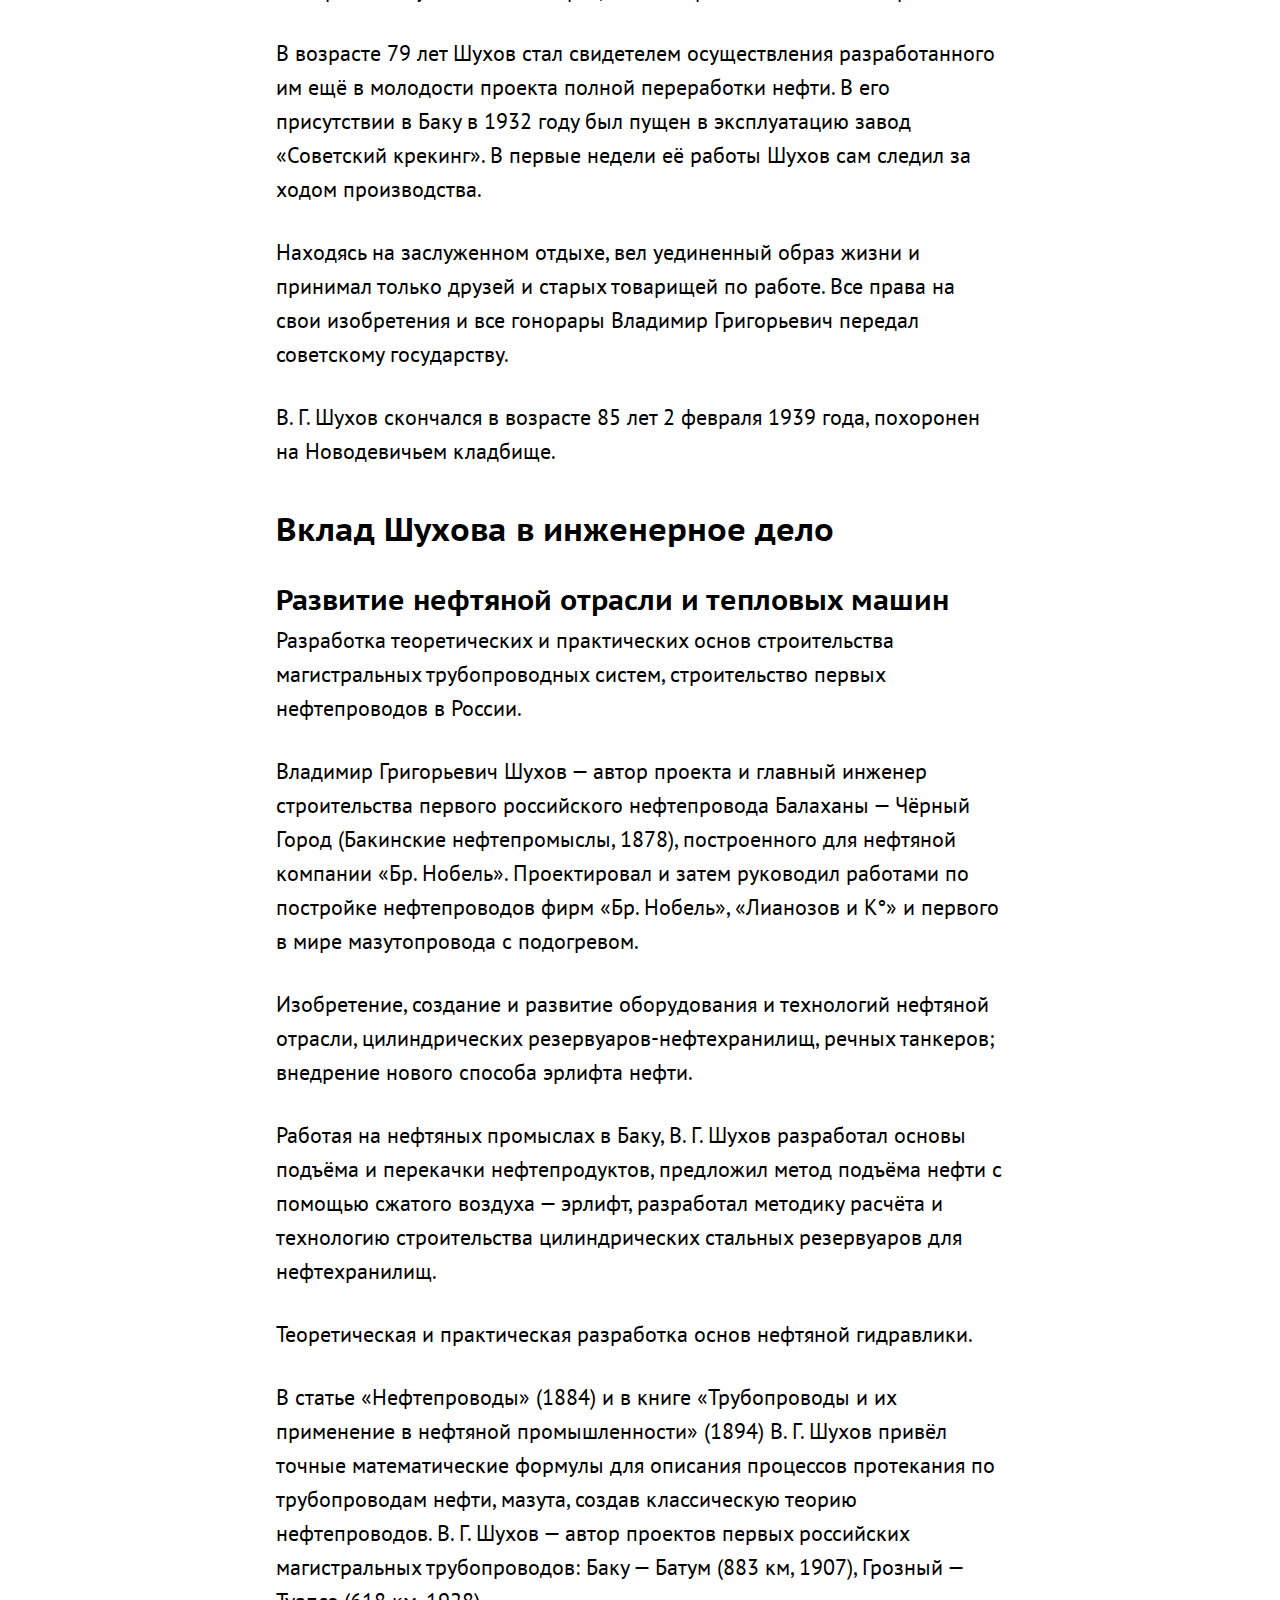
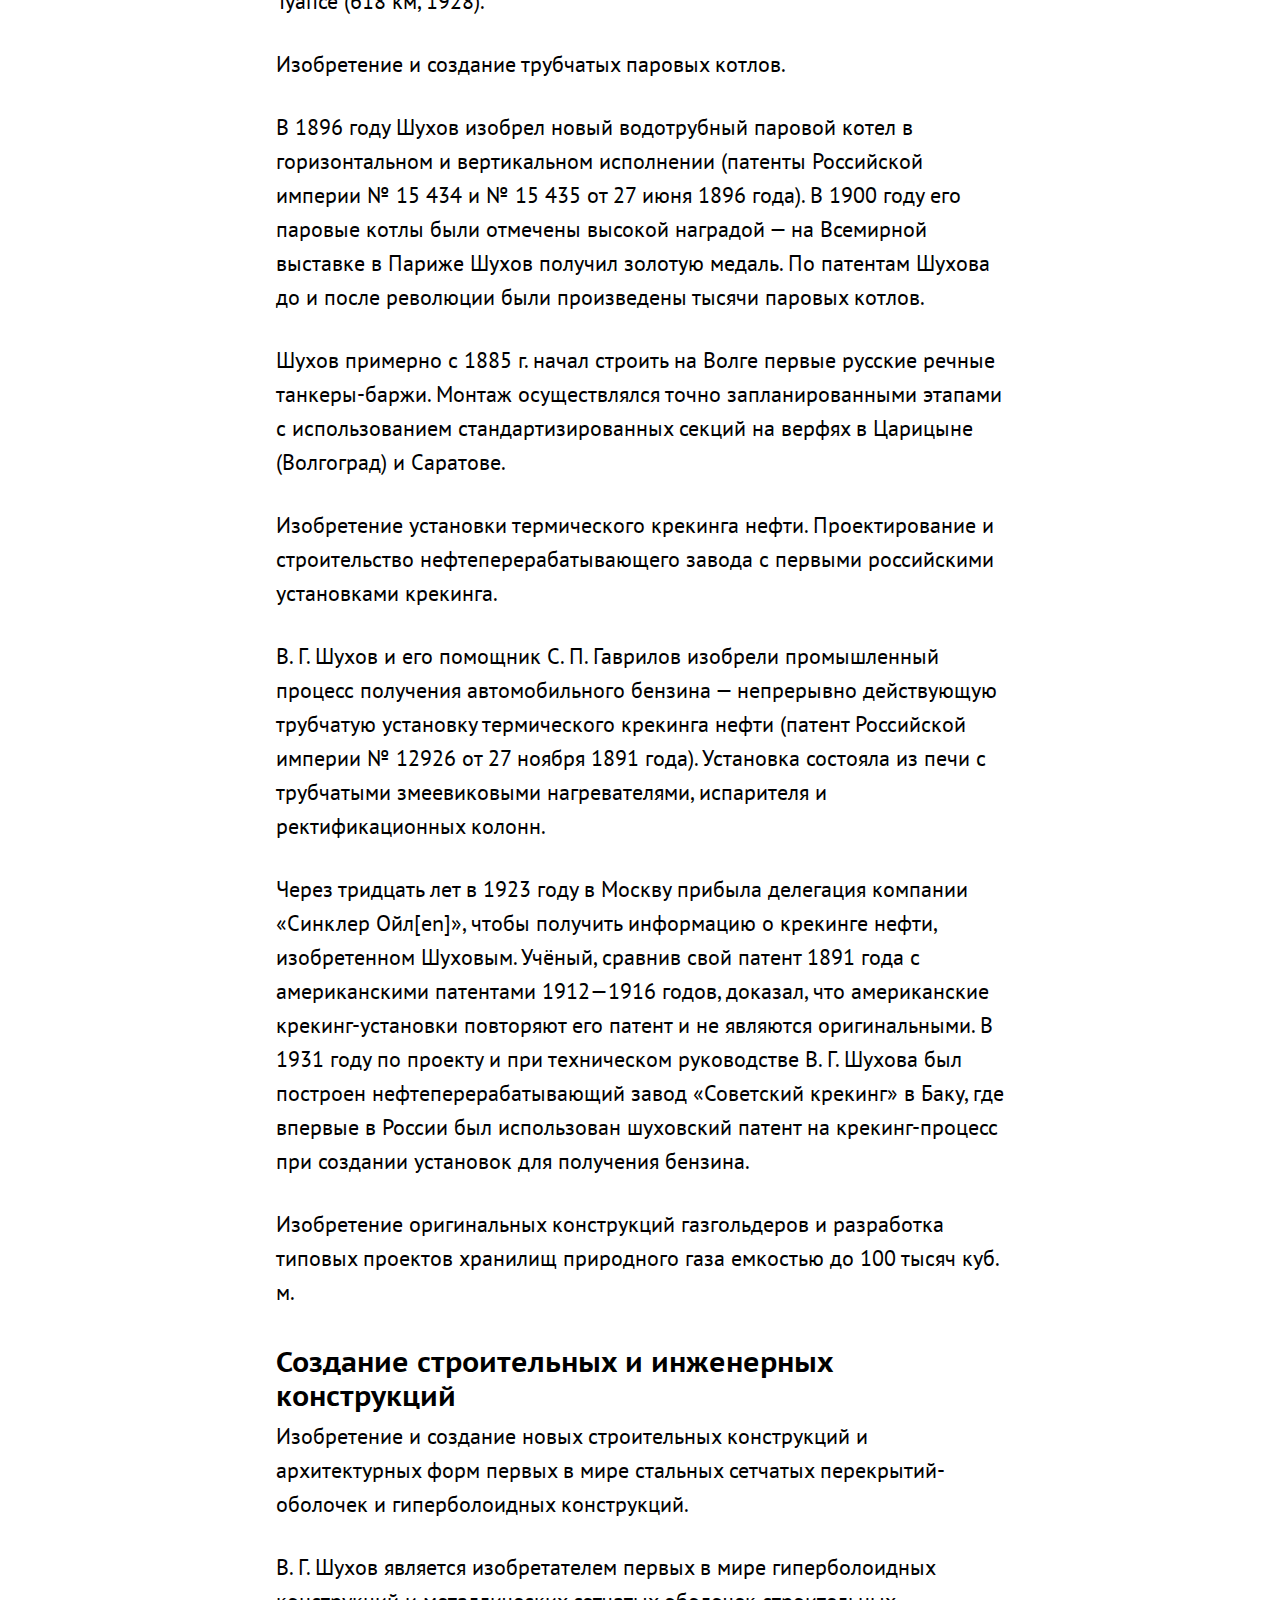
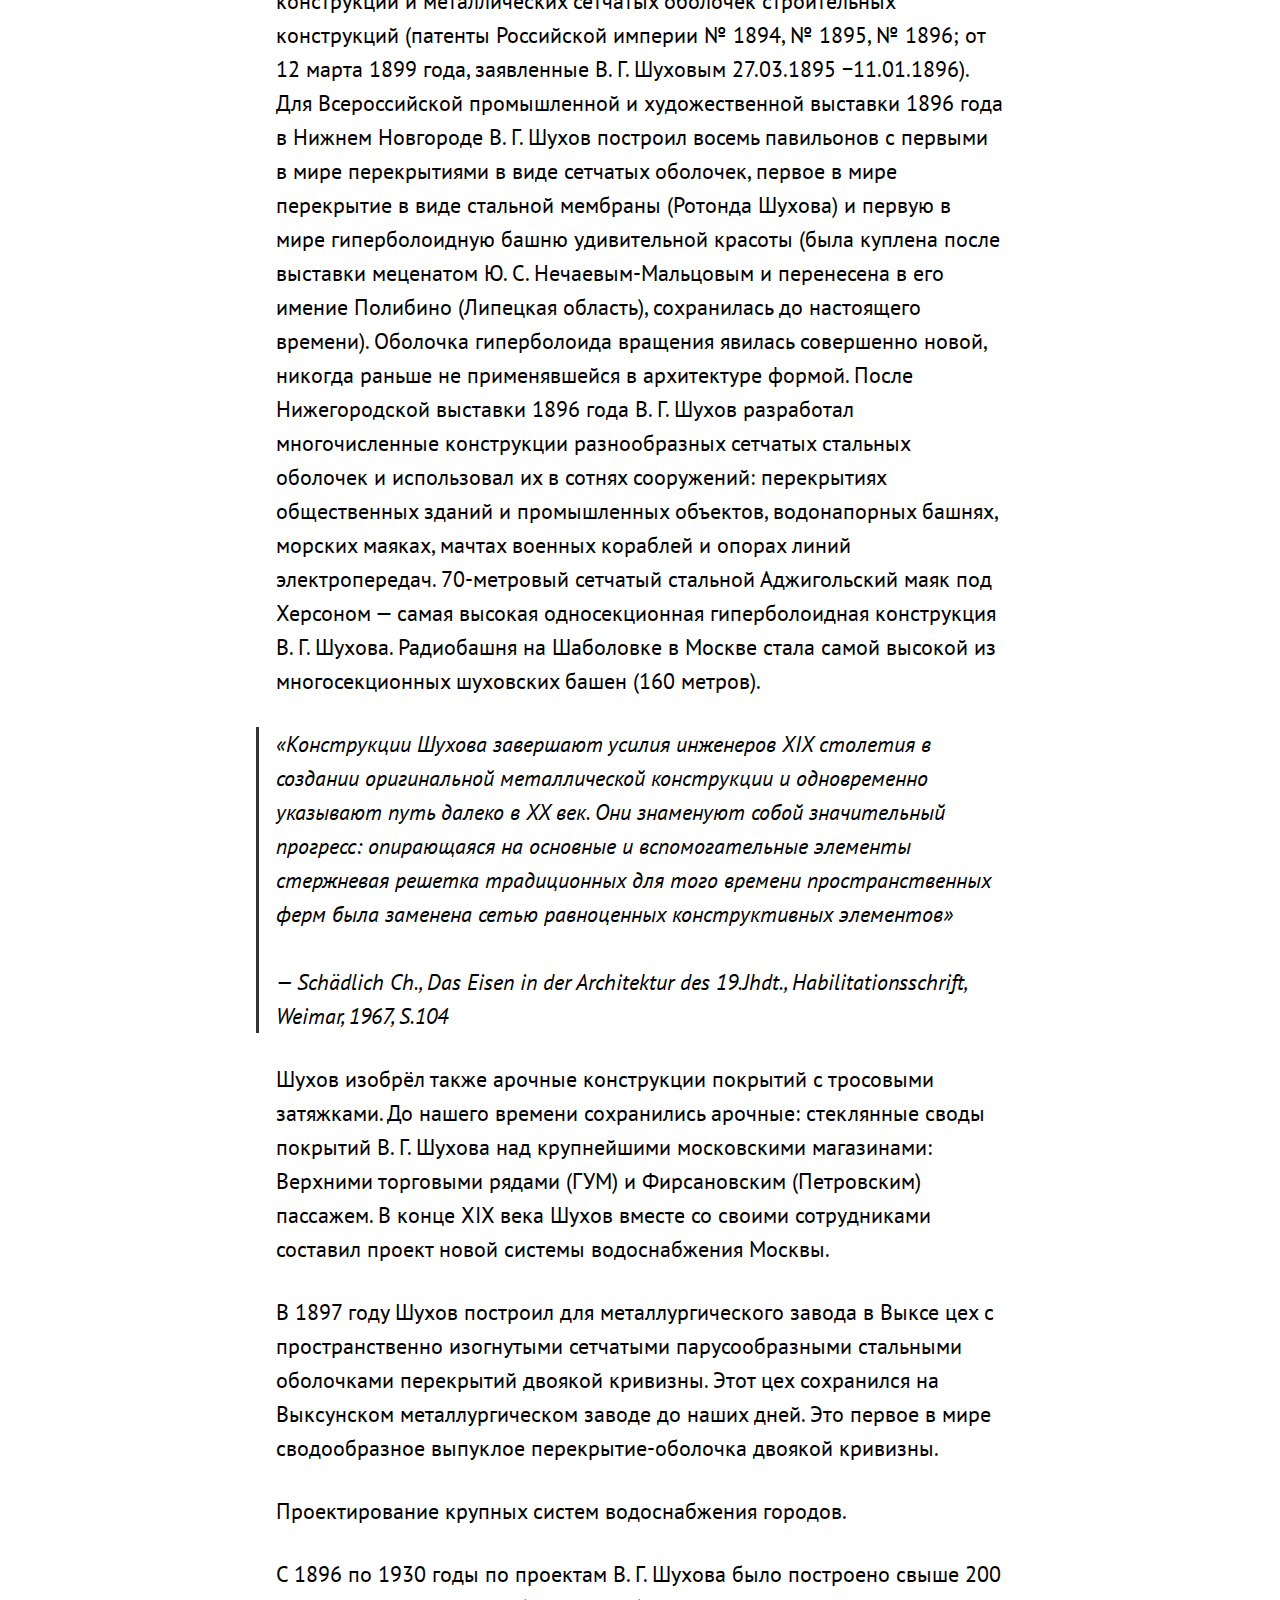
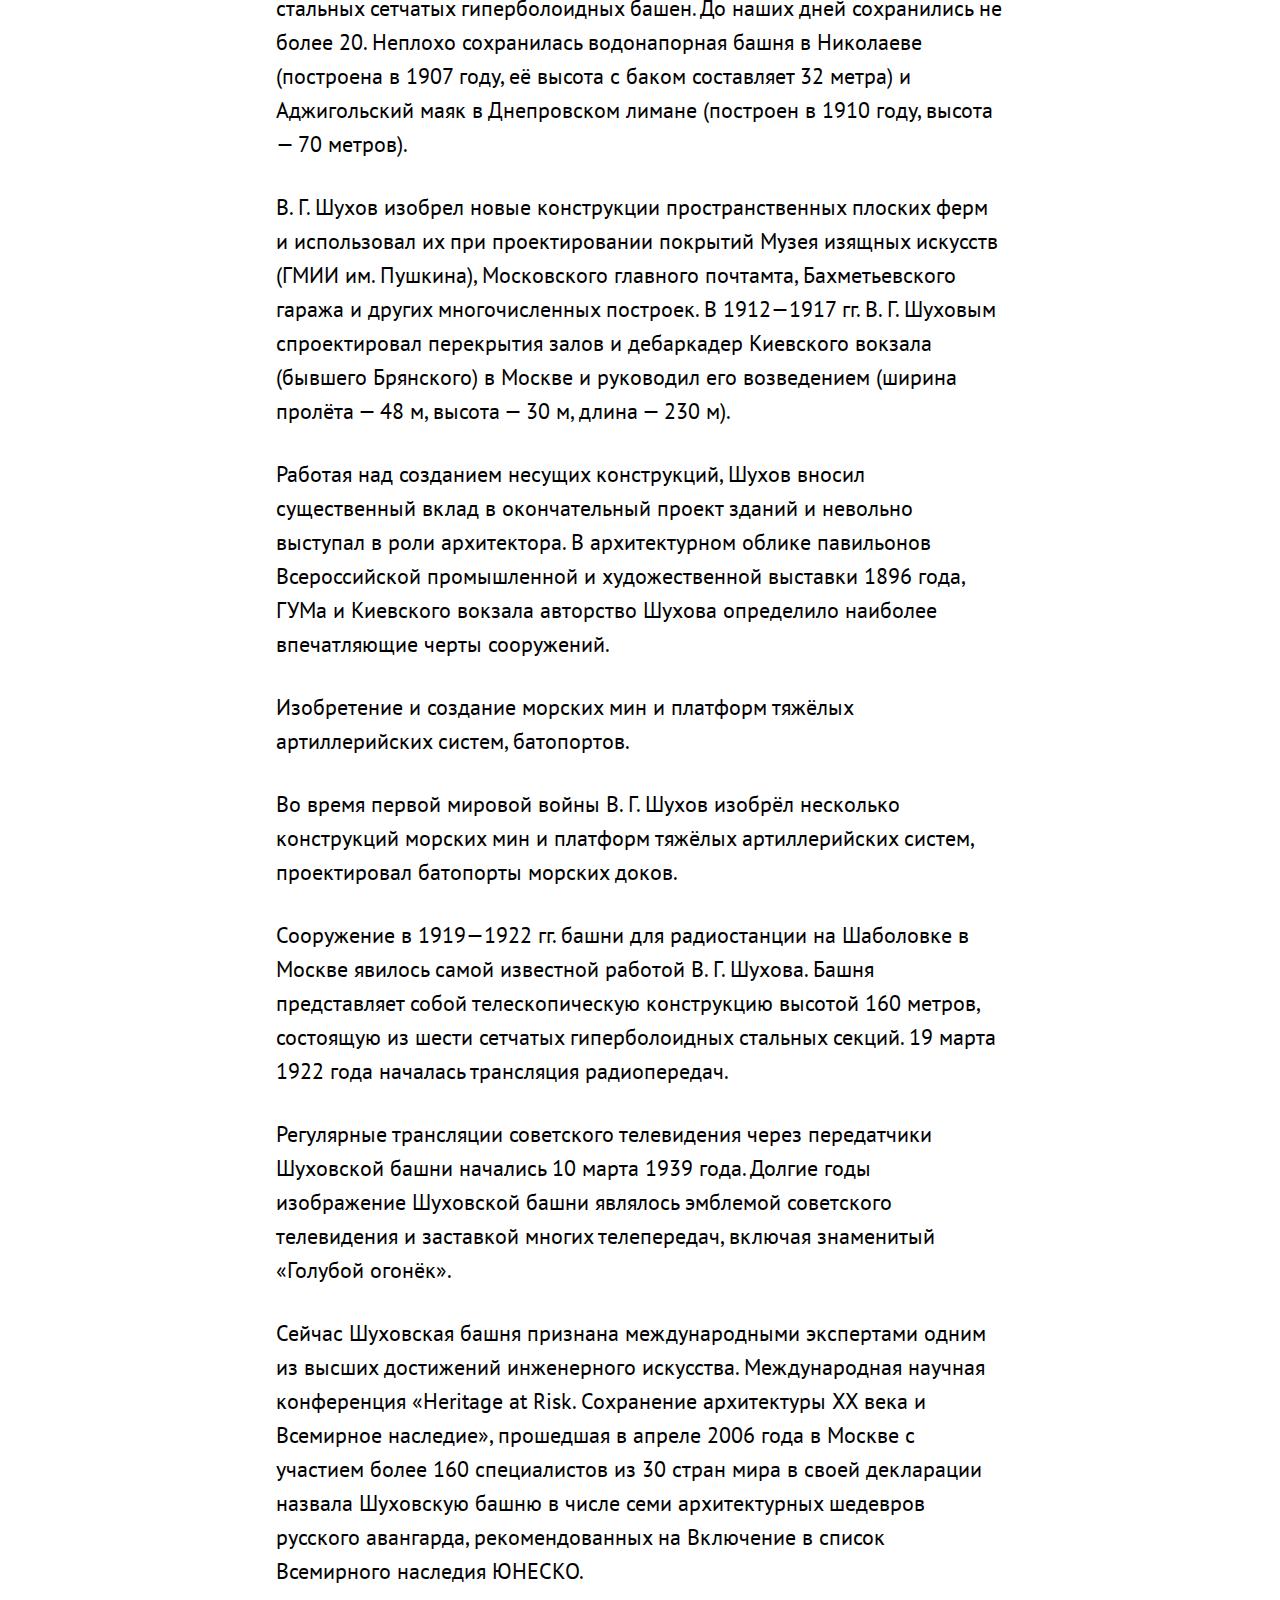
<file: Filichkinadarina/shukhov.html>
<!DOCTYPE html>
<html>
<head>
  <meta charset="utf-8">
  <meta name="viewport" content="width=device-width">

  <title>Шухов Владимир Григорьевич</title>
  <link rel="stylesheet" href="stylesheets/style.css">
  <script src="javascripts/jquery-3.1.1.js" charset="utf-8"></script>
  <script src="javascripts/sidebar.js" charset="utf-8"></script>
  <script src="javascripts/gallery.js" charset="utf-8"></script>
</head>
<body>

  <nav class="menubar">
    <a class="logo" href="#"></a>
    <a class="about" href="#">О проекте</a>
  </nav>

  <nav class="sidebar">
    <ul>
      <li>
        <a href="#s1">Шухов Владимир Григорьевич</a>
      </li>

      <li>
        <a href="#s2">Биография</a>

        <ul>
          <li>
            <a href="#s2s1">Родители, детство</a>
          </li>

          <li>
            <a href="#s2s2">Учеба</a>
          </li>

          <li>
            <a href="#s2s3">Начало самостоятельной работы</a>
          </li>
        </ul>
      </li>

      <li>
        <a href="#s3">Главный инженер конторы Бари</a>
      </li>

      <li>
        <a href="#s4">Семья</a>
      </li>

      <li>
        <a href="#s5">Последние годы жизни</a>
      </li>

      <li>
        <a href="#s6">Вклад Шухова в инженерное дело</a>

        <ul>
          <li>
            <a href="#s6s1">Развитие нефтяной отрасли и тепловых машин</a>
          </li>

          <li>
            <a href="#s6s2">Создание строительных и инженерных конструкций</a>
          </li>
        </ul>
      </li>

      <li>
        <a href="#s7">Названы в честь Шухова и носят его имя</a>
      </li>

      <li>
        <a href="#s8">Память</a>
      </li>

      <li>
        <a href="#s9">Библиография</a>
      </li>

      <li>
        <a href="#s10">Изобретения В. Г. Шухова</a>
      </li>
    </ul>
  </nav>

  <article>
    <h1 id="s1">Шухов Владимир Григорьевич</h1>
    <p>Влади́мир Григо́рьевич Шу́хов (1853—1939) — русский, <a target="_blank" href="https://ru.wikipedia.org/wiki/%D0%A1%D0%BE%D0%B2%D0%B5%D1%82%D1%81%D0%BA%D0%B8%D0%B9">советский</a> <a target="_blank" href="https://ru.wikipedia.org/wiki/%D0%98%D0%BD%D0%B6%D0%B5%D0%BD%D0%B5%D1%80">инженер</a>, <a target="_blank" href="https://ru.wikipedia.org/wiki/%D0%90%D1%80%D1%85%D0%B8%D1%82%D0%B5%D0%BA%D1%82%D0%BE%D1%80">архитектор</a>, <a target="_blank" href="https://ru.wikipedia.org/wiki/%D0%98%D0%B7%D0%BE%D0%B1%D1%80%D0%B5%D1%82%D0%B0%D1%82%D0%B5%D0%BB%D1%8C">изобретатель</a>, <a target="_blank" href="https://ru.wikipedia.org/wiki/%D0%A3%D1%87%D1%91%D0%BD%D1%8B%D0%B9">учёный</a>; член-корреспондент (1928) и почётный член (1929) <a target="_blank" href="https://ru.wikipedia.org/wiki/%D0%90%D0%BA%D0%B0%D0%B4%D0%B5%D0%BC%D0%B8%D1%8F_%D0%BD%D0%B0%D1%83%D0%BA_%D0%A1%D0%A1%D0%A1%D0%A0">Академии наук СССР</a>, лауреат <a target="_blank" href="https://ru.wikipedia.org/wiki/%D0%9B%D0%B0%D1%83%D1%80%D0%B5%D0%B0%D1%82%D1%8B_%D0%BF%D1%80%D0%B5%D0%BC%D0%B8%D0%B8_%D0%B8%D0%BC%D0%B5%D0%BD%D0%B8_%D0%92._%D0%98._%D0%9B%D0%B5%D0%BD%D0%B8%D0%BD%D0%B0">премии имени В. И. Ленина</a> (1929), <a target="_blank" href="https://ru.wikipedia.org/wiki/%D0%93%D0%B5%D1%80%D0%BE%D0%B9_%D0%A2%D1%80%D1%83%D0%B4%D0%B0">Герой Труда</a> (1932). Является автором проектов и техническим руководителем строительства <a target="_blank" href="https://ru.wikipedia.org/wiki/%D0%9F%D0%B5%D1%80%D0%B2%D1%8B%D0%B9_%D1%80%D0%BE%D1%81%D1%81%D0%B8%D0%B9%D1%81%D0%BA%D0%B8%D0%B9_%D0%BD%D0%B5%D1%84%D1%82%D0%B5%D0%BF%D1%80%D0%BE%D0%B2%D0%BE%D0%B4">первых российских нефтепроводов</a> (1878) и <a target="_blank" href="https://ru.wikipedia.org/wiki/%D0%9D%D0%B5%D1%84%D1%82%D0%B5%D0%BF%D0%B5%D1%80%D0%B5%D1%80%D0%B0%D0%B1%D0%B0%D1%82%D1%8B%D0%B2%D0%B0%D1%8E%D1%89%D0%B8%D0%B9_%D0%B7%D0%B0%D0%B2%D0%BE%D0%B4">нефтеперерабатывающего завода</a> с первыми российскими установками <a target="_blank" href="https://ru.wikipedia.org/wiki/%D0%9A%D1%80%D0%B5%D0%BA%D0%B8%D0%BD%D0%B3">крекинга</a> нефти (1931). Внёс выдающийся вклад в технологии <a target="_blank" href="https://ru.wikipedia.org/wiki/%D0%9D%D0%B5%D1%84%D1%82%D1%8C">нефтяной</a> промышленности и <a target="_blank" href="https://ru.wikipedia.org/wiki/%D0%9D%D0%B5%D1%84%D1%82%D0%B5%D0%BF%D1%80%D0%BE%D0%B2%D0%BE%D0%B4">трубопроводного транспорта</a>.</p>
    <p>В. Г. Шухов первым в мире применил для строительства зданий и башен <a target="_blank" href="https://ru.wikipedia.org/wiki/%D0%A1%D0%B5%D1%82%D1%87%D0%B0%D1%82%D0%B0%D1%8F_%D0%BE%D0%B1%D0%BE%D0%BB%D0%BE%D1%87%D0%BA%D0%B0_(%D0%B0%D1%80%D1%85%D0%B8%D1%82%D0%B5%D0%BA%D1%82%D1%83%D1%80%D0%B0)">стальные сетчатые оболочки</a>. Впоследствии архитекторы <a target="_blank" href="https://ru.wikipedia.org/wiki/%D0%A5%D0%B0%D0%B9-%D1%82%D0%B5%D0%BA_(%D1%81%D1%82%D0%B8%D0%BB%D1%8C)">хай-тека</a>, знаменитые <a target="_blank" href="https://ru.wikipedia.org/wiki/%D0%A4%D1%83%D0%BB%D0%BB%D0%B5%D1%80,_%D0%91%D0%B0%D0%BA%D0%BC%D0%B8%D0%BD%D1%81%D1%82%D0%B5%D1%80">Бакминстер Фуллер</a> и <a target="_blank" href="https://ru.wikipedia.org/wiki/%D0%A4%D0%BE%D1%81%D1%82%D0%B5%D1%80,_%D0%9D%D0%BE%D1%80%D0%BC%D0%B0%D0%BD">Норман Фостер</a>, — окончательно внедрили <a target="_blank" href="https://ru.wikipedia.org/wiki/%D0%A1%D0%B5%D1%82%D1%87%D0%B0%D1%82%D0%B0%D1%8F_%D0%BE%D0%B1%D0%BE%D0%BB%D0%BE%D1%87%D0%BA%D0%B0_(%D0%B0%D1%80%D1%85%D0%B8%D1%82%D0%B5%D0%BA%D1%82%D1%83%D1%80%D0%B0)">сетчатые оболочки</a> в современную практику строительства, и в <a target="_blank" href="https://ru.wikipedia.org/wiki/XXI_%D0%B2%D0%B5%D0%BA">XXI веке</a> оболочки стали одним из главных средств формообразования <a target="_blank" href="https://ru.wikipedia.org/wiki/%D0%90%D0%B2%D0%B0%D0%BD%D0%B3%D0%B0%D1%80%D0%B4_(%D0%B8%D1%81%D0%BA%D1%83%D1%81%D1%81%D1%82%D0%B2%D0%BE)">авангардных</a> зданий. Шухов ввёл в архитектуру форму однополостного <a target="_blank" href="https://ru.wikipedia.org/wiki/%D0%93%D0%B8%D0%BF%D0%B5%D1%80%D0%B1%D0%BE%D0%BB%D0%BE%D0%B8%D0%B4">гиперболоида</a> вращения, создав первые в мире <a target="_blank" href="https://ru.wikipedia.org/wiki/%D0%93%D0%B8%D0%BF%D0%B5%D1%80%D0%B1%D0%BE%D0%BB%D0%BE%D0%B8%D0%B4%D0%BD%D1%8B%D0%B5_%D0%BA%D0%BE%D0%BD%D1%81%D1%82%D1%80%D1%83%D0%BA%D1%86%D0%B8%D0%B8">гиперболоидные конструкции</a>.</p>

    <iframe width="auto" height="auto" src="https://www.youtube.com/embed/NMllaxuWp94" frameborder="0" allowfullscreen></iframe>

    <h2 id="s2">Биография</h2>
    <h3 id="s2s1">Родители, детство</h3>
    <p>Владимир Григорьевич Шухов родился в г. Грайворон в небогатой дворянской семье. Впервые один из предков Шухова по отцовской линии получил титул от Петра I за храбрость, проявленную в Полтавском сражении, но это дворянство, по видимому, было личным. До наследственно дворянства дослужился дед Владимира Григорьевича, получивший его (согласно табели о рангах) вместе с обер-офицерским званием. Впрочем это титул успел унаследовать только младший из его сыновей — Григорий Петрович Шухов, родившийся в 1827 (по другим сведениям — 1824) году — отцом Владимира Григорьевича. Григорий Петрович окончил юридический факультет Харьковского университета и уже в 29 лет был произведён в титулярные советники. За заслуги в Крымской войне 1853—1856 гг. он получил бронзовую медаль на Владимирской ленте.</p>
    <p>Мать Владимира Григорьевича, Вера Капитоновна, урождённая Пожидаева, происходила из более знатной семьи курских помещиков, имение которых находилось в Щигровском уезде Курской губернии. Её отец, подпоручик Капитон Михайлович Пожидаев скончался в 1848 году, на балу, куда отправился, не вылечившись после тяжёлого ранения, полученного на Кавказской войне. По сохранившимся воспоминанием В. Г. Шухова, кроме ума и красоты, его мать отличалась тяжёлым, деспотичным характером, а уровень благосостояния, который мог обеспечить Григорий Петрович, не бравший взяток на службе, не соответствовал тому, к чему она привыкла в детстве. Родители Владимира Григорьевича обвенчались в 1851 году, в 1852 году родилась его старшая сестра Надежда, а в 1853 году Григорий петрович был назначен городничим в маленький уездный город Грайворон, до 1838 считавшемся слободой. Именно тут, 16 августа 1853 года и родился Владимир Григорьевич Шухов, о чём имеется запись в метрической книге Успенской церкви города Грайворона (хотя в ряде прижезненных источников, включая Энциклопедический словарь Брокгауза и Ефрона в качестве его года рождения указан 1854 год: и сам Шухов, и, в особенности, его мать, имели привычку путать даты).</p>
    <p>10 декабря 1853 года Г. П. Шухов сдаёт дела в Грайвороне и возвращается с семьёй в Курск. В 1856 году — под влиянием жены подаёт прошение о переводе в столицу, и Шуховы переезжают в Петербург. В начале 1860-х Григорий Петрович знакомится в Одессе, куда приехал в качестве инспектора, с Николаем Ивановичем Пироговым, и, во многом под его влиянием, переходит на службу из финансового ведомства в Ведомство учреждений императрицы Марии, занимавшшеся учебными, медицинскими и благотворительными заведениями. Однако на маленького Володю и его сестру эти перемещения родителей оказывают не сильное влияние — они воспитываются у бабушки, в Пожидаевке.</p>
    <p>Именно бабушка научила четырёхлетнего Володю Шухова читать. С детства будущий инженер проявляет тягу к конструированию, устраивает возле дома фонтан, строит на ручье маленькую действующую водяную мельницу… А в 1860 году оец берёт с собой детей в гости к академику астроному Карлу Христофоровичу Кнорре. Посещение обсерватории Кнорре произвело на мальчика сильное впечатление, именно с него началось серьёзное увлечении Володи естественными науками.</p>

    <h3 id="s2s2">Учёба</h3>
    <p>В 1863 году Владимир Шухов покидает Пожидаевку (которую вскоре пришлось продать) и приезжает в Петербург к родителям. Здесь он поступает в Пятую Санкт-Петербургскую гимназияю, где в то время преподавал выдающийся учёный и педагог К. Д. Краевич. Уже в гимназии проявились его способности к точным наукам, особенно к математике. В 13 лет, будучи гимназистом четвёртого класса, он нашёл собственное оригинальное доказательство теоремы Пифагора. Краевич похвалил гимназиста Шухова за оригинальное и краткое доказательство, но, со словами о том, что Пифагор жил более 2000 лет назад, и надо было, уважая предшественников, сначала изложить его доказательство, снизил оценку.</p>
    <p>По окончании гимназии, в 1871 году Шухов, по совету отца, поступил на инженерно-механическое отделение Императорского Московское техническое училище (ныне Московский государственный технический университет имени Н. Э. Баумана). ИМТУ в то время было передовым учебным заведением, в котором большое внимание уделялось математической подготовке и, при этом, студенты знакомились с практическим производством — обучались в мастерских: токарных (по дереву и металлу), слесарной, модельной, литейной, кузнечной и т. д. Математику в училище преподавал Алексей Васильевич Летников, теоретическую механику, ставший в 1872 году доцентом будущий «отец аэродинамики» Н. Е. Жуковский, а практическую механику (с того же года) — профессор Ф. Е. Орлов. Среди друзей и однокашников Шухова был и будущий профессор Пётр Кондратьевич Худяков (1858—1935), вундеркинд, поступивший на подготовительные курсы ИМТУ, когда ему ещё не было одиннадцати. Подобно другим студентам, Шухов старается поддерживать контакты с основателем петербургской математической школы академиком П. Ф. Чебышёвым. В последний год обучения студент Шухов зарегестрировал своё первое изобретение — паровую форсунку («прибор, производящий разбрызгивание мазута в топках, используя упругость водяных паров»). Такая форсунка не только стала впоследствии одной из «изюминок» паровых котлов «Конторы инженера Бари», но и, спустя 21 год, в 1897, украсила обложку книги Д. И. Менделеева «Основы фабрично-заводской промышленности». Талантливый студент был замечен преподавателями. В частности, после окончания в 1876 году (с отличием) училища ему было предложено место ассистента у Чебышева (от которого он отказался), а в составе научной делегации он был направлен для ознакомления с достижениями промышленности в США — на Всемирную выставку.</p>
    <p>Именно тогда, на Всемирной выставке Шухов познакомился с американским инженером русского происхождения Александром Вениаминович Бари. Он заведовал «металлическими работами» при строительстве павильонов готовящейся выставки (за что, впоследствии, получил Гран-При и золотую медаль), и, будучи хорошим знакомым Ф. Е. Орлова по Цюрихской политехнической школе, именно он принимал российскую делегацию в Америке. Бари оказывал россиянам помощь в знакомстве со страной и выставкой, помогал в закупке оборудования, инструментов и образцов изделий для мастерских технического училища, показывал участникам делегации металлургические заводы Питсбурга, строительство железных дорог и все новинки американской техники.</p>

    <h3 id="s2s3">Начало самостоятельной работы</h3>
    <p>Вернувшись из командировки в Соединенные Штаты, Шухов поступил на службу в управление Варшавско-Венской железной дороги на должность начальника чертёжного бюро где проектирует паровозные депо. В это время он стал вольнослушателем Военно-медицинской академии. Как потом говорил сам Владимир Григорьевич, два года изучения медицины дали ему бесценный опыт знакомства с самой совершенной «констукцией», которую создала природа — человеческим организмом. У Шухова начинаются проблемы со здоровьем (ему диагностируют начинающуюся чахотку), и врачи советуют ему перебраться в места с более тёплым климатом.</p>
    <p>Летом 1877 года А. В. Бари с семьей вернулся в Россию, где, воспользовавшись своими знакомствами с известными российскими инженерами, начал сотрудничество с Людвигом Нобелем. Вспомнив о Шухове он пригласил его в Баку, где тогда начиналось бурное развитие нефтяного дела.</p>
    <p>Здесь, по заказу братьев Нобель, Шухов и Бари строят первый в Российской Империи нефтепровод, соединяющий Балаханы и Чёрный город, заводской район Баку, где тогда перегоняли нефть. Владельцы гужевых повозок, перевозивших нефть, неоднократно поджигали и разрушали строящуюся магистраль — для охраны по всей её длине были поставлены караульные будки. Строительство было закончено и нефтепровод, имевший протяжённость 10 километров, ввели в строй в декабре 1848 года. Он позволял перекачивать при помощью парового насоса по трёхдюймовой трубе до 1280 тонн. За первый работы месяц по нему было перекачено 841 150 пудов нефти, и в течение года строительство полностью окупило себя. Здесь же Шухов разработал и построил первые в мире цилиндрические резервуары-нефтехранилища.</p>
    <p>До этого нефть чаще всего держали в прудах: земляных или каменных хранилищах под открытым небом, в Соединённых Штатах начали применять металлические прямоугольные резервуары (так-же зачастую открытые). Прямоугольные резервуары собирались из цельных листов и считались простыми в строительстве. Цилиндрические резервуары Шухова возводились из клёпаных металлических листов непосредственно на грунте с песчаной подсыпкой. Их хорошо рассчитанная конструкция позволила использовать более тонкий металл, чем в случае прямоугольной конструкции, а в верхней части, где давление нефти на стенки меньше толщина стенок снижалась ещё в два раза.</p>
    <p>Вслед за первым нефтепроводом, по заказу Г. М. Лианозова Шухов и Бари строят следующий — длинной уже 11 вёрст (более 12 километров).</p>

    <h2 id="s3">Главный инженер конторы Бари</h2>
    <p>В 1880 году Бари создал свою фирму «Техническая контора инженера А. В. Бари» (позже «Строительная контора инженера А. В. Бари»), куда пригласил Шухова на должность главного конструктора и главного инженера. В начале 1881 года жена Бари, Зинаида Яковлевна, среди разных семейных новостей сообщала сестре:</p>
    <blockquote>Шухов с октября месяца живёт в Москве и служит у Саши как главный его помощник по инженерной части, получает 200 рублей жалованья, помимо процентов.</blockquote>
    <p>Уже через полгода Шухов изобрёл форсунку, с помощью которой впервые в мире осуществил промышленное факельное сжигание мазута. В 1883 году Шухов публикует статью «Механические сооружения нефтяной промышленности», где привел базовые принципы расчета и строительства цилиндрических стальных резервуаров на песчаных подушках, обосновал их оптимальность. Основы классической теории нефтепроводов, используемой и поныне, Владимир Григорьевич изложил в следующем, 1884 году в статье «Нефтепроводы».</p>
    <p>Хотя Шухова отличала потрясающая работоспособность и увлечённость своими инженерными проектами, работа отнюдь не занимала всё время его жизни. Он увлекался оперой, театром, шахматами. Достаточно серьёзно занимался велоспортом, был победитем городских соревнований.</p>
    <p>Однако самым главным его хобби была фотография (в том числе стереоскопическая фотосъёмка). В частности, сохранилась сделанная им стереофотография дочери, катающейся на качелях, отличающаяся не только очень высоким для своего времени техническим, но и художественным уровнем. Он даже оставил в одной из своих записных книжек запись «Я по профессии инженер, а в душе фотограф».</p>
    <p>На фирме Бари В. Г. Шухов проработал до 1915 года, почти 40 лет и вспоминал:</p>
    <blockquote>Говорят, что Бари эксплуатировал меня. Это верно. Но и я эксплуатировал его, заставляя выполнять мои даже самые смелые предположения</blockquote>
    <p>Друг Шухова, профессор П. К. Худяков вспоминал, что шуховские разработки, которые он делал, работая на Бари, порой не нравились высокопоставленным чиновникам из-за того, что были «безобразно дёшевы», и не оставляли возможности для откатов, к которым те привыкли.</p>

    <h2 id="s4">Семья</h2>
    <p>В 1885 году молодой инженер Шухов знакомится с подругой своих сестёр — восемнадцатилетней Ольгой Леонардовной Книппер — будущей знаменитой актрисой и женой Чехова. Однако, их продолжавшийся два года роман, вопреки ожиданиям родных, свадьбой так и не окончился.</p>
    <p>Женой Шухова в 1894 году стала дочь железнодорожного врача из рода Ахматовых[источник не указан 30 дней] Анна Николаевна Мединцева, с которой он познакомился за два года до того во время поездки в Воронеж. 30 ноября 1892 года родился их первенец — дочь Ксения. Всего в семье было пятеро детей. После Ксении родились Сергей (1894-1969), Фавий (1895-1945), Владимир (1898-1919) и Вера (1896-199?).</p>
    <p>Младший сын умер в двадцатилетнем возрасте 1919 году от холеры. Хотя ряд источников рассказывают драматическую историю о том, что воевавший на стороне Колчака Владимир был захвачен в плен красной армией, и, чтобы выкупить его, Владимир Григорьевич, передал новой власти принадлежавшие ему иностранные патенты на свои изобретения, она не соответствует действительности. Как пишет Елена Шухова, один из сыновей Шухова действительно служил в гражданскую войну у Колчака, но это был старший Сергей, впоследствии, как и отец, ставший инженером-строителем и сумевший сохранить отцовский архив. Патенты были переданы государству в 1929 году, поскольку тогдашняя политическая ситуация попросту не оставляла другого выхода. Что-же касается репрессий, от них пострадал средний сын Владимира Григорьевича — Фавий (служивший в молодости у Деникина), который вскоре после смерти отца был сослан в Омск, где заболел туберкулёзом, от которого умер в декабре 1945 года.</p>

    <h2 id="s5">Последние годы жизни</h2>
    <p>В 1928 году Владимир Григорьевич был избран членом-корреспондентом АН СССР, а в 1929 — её почетным членом. В 1929 году был удостоен Ленинской премии. В том же году он становится членом Московского городского совета.</p>
    <p>Последним крупным достижением В. Г. Шухова в области строительной техники стала работа по восстановлению после землетрясения древнего медресе Улугбека в Самарканде в 1932 г. Совместно с архитектором М. Ф. Мауэром было проведено выпрямление «падающего» восточного минарета. Эта уникальная операция имела резонанс во всём мире.</p>
    <p>В возрасте 79 лет Шухов стал свидетелем осуществления разработанного им ещё в молодости проекта полной переработки нефти. В его присутствии в Баку в 1932 году был пущен в эксплуатацию завод «Советский крекинг». В первые недели её работы Шухов сам следил за ходом производства.</p>
    <p>Находясь на заслуженном отдыхе, вел уединенный образ жизни и принимал только друзей и старых товарищей по работе. Все права на свои изобретения и все гонорары Владимир Григорьевич передал советскому государству.</p>
    <p>В. Г. Шухов скончался в возрасте 85 лет 2 февраля 1939 года, похоронен на Новодевичьем кладбище.</p>

    <h2 id="s6">Вклад Шухова в инженерное дело</h2>
    <h3 id="s6s1">Развитие нефтяной отрасли и тепловых машин</h3>
    <p>Разработка теоретических и практических основ строительства магистральных трубопроводных систем, строительство первых нефтепроводов в России.</p>
    <p>Владимир Григорьевич Шухов — автор проекта и главный инженер строительства первого российского нефтепровода Балаханы — Чёрный Город (Бакинские нефтепромыслы, 1878), построенного для нефтяной компании «Бр. Нобель». Проектировал и затем руководил работами по постройке нефтепроводов фирм «Бр. Нобель», «Лианозов и К°» и первого в мире мазутопровода с подогревом.</p>
    <p>Изобретение, создание и развитие оборудования и технологий нефтяной отрасли, цилиндрических резервуаров-нефтехранилищ, речных танкеров; внедрение нового способа эрлифта нефти.</p>
    <p>Работая на нефтяных промыслах в Баку, В. Г. Шухов разработал основы подъёма и перекачки нефтепродуктов, предложил метод подъёма нефти с помощью сжатого воздуха — эрлифт, разработал методику расчёта и технологию строительства цилиндрических стальных резервуаров для нефтехранилищ.</p>
    <p>Теоретическая и практическая разработка основ нефтяной гидравлики.</p>
    <p>В статье «Нефтепроводы» (1884) и в книге «Трубопроводы и их применение в нефтяной промышленности» (1894) В. Г. Шухов привёл точные математические формулы для описания процессов протекания по трубопроводам нефти, мазута, создав классическую теорию нефтепроводов. В. Г. Шухов — автор проектов первых российских магистральных трубопроводов: Баку — Батум (883 км, 1907), Грозный — Туапсе (618 км, 1928).</p>
    <p>Изобретение и создание трубчатых паровых котлов.</p>
    <p>В 1896 году Шухов изобрел новый водотрубный паровой котел в горизонтальном и вертикальном исполнении (патенты Российской империи № 15 434 и № 15 435 от 27 июня 1896 года). В 1900 году его паровые котлы были отмечены высокой наградой — на Всемирной выставке в Париже Шухов получил золотую медаль. По патентам Шухова до и после революции были произведены тысячи паровых котлов.</p>
    <p>Шухов примерно с 1885 г. начал строить на Волге первые русские речные танкеры-баржи. Монтаж осуществлялся точно запланированными этапами с использованием стандартизированных секций на верфях в Царицыне (Волгоград) и Саратове.</p>
    <p>Изобретение установки термического крекинга нефти. Проектирование и строительство нефтеперерабатывающего завода с первыми российскими установками крекинга.</p>
    <p>В. Г. Шухов и его помощник С. П. Гаврилов изобрели промышленный процесс получения автомобильного бензина — непрерывно действующую трубчатую установку термического крекинга нефти (патент Российской империи № 12926 от 27 ноября 1891 года). Установка состояла из печи с трубчатыми змеевиковыми нагревателями, испарителя и ректификационных колонн.</p>
    <p>Через тридцать лет в 1923 году в Москву прибыла делегация компании «Синклер Ойл[en]», чтобы получить информацию о крекинге нефти, изобретенном Шуховым. Учёный, сравнив свой патент 1891 года с американскими патентами 1912—1916 годов, доказал, что американские крекинг-установки повторяют его патент и не являются оригинальными. В 1931 году по проекту и при техническом руководстве В. Г. Шухова был построен нефтеперерабатывающий завод «Советский крекинг» в Баку, где впервые в России был использован шуховский патент на крекинг-процесс при создании установок для получения бензина.</p>
    <p>Изобретение оригинальных конструкций газгольдеров и разработка типовых проектов хранилищ природного газа емкостью до 100 тысяч куб. м.</p>

    <h3 id="s6s2">Создание строительных и инженерных конструкций</h3>
    <p>Изобретение и создание новых строительных конструкций и архитектурных форм первых в мире стальных сетчатых перекрытий-оболочек и гиперболоидных конструкций.</p>
    <p>В. Г. Шухов является изобретателем первых в мире гиперболоидных конструкций и металлических сетчатых оболочек строительных конструкций (патенты Российской империи № 1894, № 1895, № 1896; от 12 марта 1899 года, заявленные В. Г. Шуховым 27.03.1895 −11.01.1896). Для Всероссийской промышленной и художественной выставки 1896 года в Нижнем Новгороде В. Г. Шухов построил восемь павильонов с первыми в мире перекрытиями в виде сетчатых оболочек, первое в мире перекрытие в виде стальной мембраны (Ротонда Шухова) и первую в мире гиперболоидную башню удивительной красоты (была куплена после выставки меценатом Ю. С. Нечаевым-Мальцовым и перенесена в его имение Полибино (Липецкая область), сохранилась до настоящего времени). Оболочка гиперболоида вращения явилась совершенно новой, никогда раньше не применявшейся в архитектуре формой. После Нижегородской выставки 1896 года В. Г. Шухов разработал многочисленные конструкции разнообразных сетчатых стальных оболочек и использовал их в сотнях сооружений: перекрытиях общественных зданий и промышленных объектов, водонапорных башнях, морских маяках, мачтах военных кораблей и опорах линий электропередач. 70-метровый сетчатый стальной Аджигольский маяк под Херсоном — самая высокая односекционная гиперболоидная конструкция В. Г. Шухова. Радиобашня на Шаболовке в Москве стала самой высокой из многосекционных шуховских башен (160 метров).</p>

    <blockquote>
      «Конструкции Шухова завершают усилия инженеров XIX столетия в создании оригинальной металлической конструкции и одновременно указывают путь далеко в XX век. Они знаменуют собой значительный прогресс: опирающаяся на основные и вспомогательные элементы стержневая решетка традиционных для того времени пространственных ферм была заменена сетью равноценных конструктивных элементов»
      <br><br>
      — Schädlich Ch., Das Eisen in der Architektur des 19.Jhdt., Habilitationsschrift, Weimar, 1967, S.104
    </blockquote>

    <p>Шухов изобрёл также арочные конструкции покрытий с тросовыми затяжками. До нашего времени сохранились арочные: стеклянные своды покрытий В. Г. Шухова над крупнейшими московскими магазинами: Верхними торговыми рядами (ГУМ) и Фирсановским (Петровским) пассажем. В конце XIX века Шухов вместе со своими сотрудниками составил проект новой системы водоснабжения Москвы.</p>
    <p>В 1897 году Шухов построил для металлургического завода в Выксе цех с пространственно изогнутыми сетчатыми парусообразными стальными оболочками перекрытий двоякой кривизны. Этот цех сохранился на Выксунском металлургическом заводе до наших дней. Это первое в мире сводообразное выпуклое перекрытие-оболочка двоякой кривизны.</p>
    <p>Проектирование крупных систем водоснабжения городов.</p>
    <p>С 1896 по 1930 годы по проектам В. Г. Шухова было построено свыше 200 стальных сетчатых гиперболоидных башен. До наших дней сохранились не более 20. Неплохо сохранилась водонапорная башня в Николаеве (построена в 1907 году, её высота с баком составляет 32 метра) и Аджигольский маяк в Днепровском лимане (построен в 1910 году, высота — 70 метров).</p>
    <p>В. Г. Шухов изобрел новые конструкции пространственных плоских ферм и использовал их при проектировании покрытий Музея изящных искусств (ГМИИ им. Пушкина), Московского главного почтамта, Бахметьевского гаража и других многочисленных построек. В 1912—1917 гг. В. Г. Шуховым спроектировал перекрытия залов и дебаркадер Киевского вокзала (бывшего Брянского) в Москве и руководил его возведением (ширина пролёта — 48 м, высота — 30 м, длина — 230 м).</p>
    <p>Работая над созданием несущих конструкций, Шухов вносил существенный вклад в окончательный проект зданий и невольно выступал в роли архитектора. В архитектурном облике павильонов Всероссийской промышленной и художественной выставки 1896 года, ГУМа и Киевского вокзала авторство Шухова определило наиболее впечатляющие черты сооружений.</p>
    <p>Изобретение и создание морских мин и платформ тяжёлых артиллерийских систем, батопортов.</p>
    <p>Во время первой мировой войны В. Г. Шухов изобрёл несколько конструкций морских мин и платформ тяжёлых артиллерийских систем, проектировал батопорты морских доков.</p>
    <p>Сооружение в 1919—1922 гг. башни для радиостанции на Шаболовке в Москве явилось самой известной работой В. Г. Шухова. Башня представляет собой телескопическую конструкцию высотой 160 метров, состоящую из шести сетчатых гиперболоидных стальных секций. 19 марта 1922 года началась трансляция радиопередач.</p>
    <p>Регулярные трансляции советского телевидения через передатчики Шуховской башни начались 10 марта 1939 года. Долгие годы изображение Шуховской башни являлось эмблемой советского телевидения и заставкой многих телепередач, включая знаменитый «Голубой огонёк».</p>
    <p>Сейчас Шуховская башня признана международными экспертами одним из высших достижений инженерного искусства. Международная научная конференция «Heritage at Risk. Сохранение архитектуры XX века и Всемирное наследие», прошедшая в апреле 2006 года в Москве с участием более 160 специалистов из 30 стран мира в своей декларации назвала Шуховскую башню в числе семи архитектурных шедевров русского авангарда, рекомендованных на Включение в список Всемирного наследия ЮНЕСКО.</p>
    <p>Развитие методов проектирования стальных конструкций и строительной механики.</p>
    <p>В 1927—1929 гг. В. Г. Шухов, принимая участие в реализации плана ГОЭЛРО, превзошёл эту башенную конструкцию, построив три пары сетчатых многоярусных гиперболоидных опор перехода через реку Оку ЛЭП НиГРЭС в районе города Дзержинска под Нижним Новгородом.</p>
    <p>Шуховские башни в Москве и на Оке являются уникальными памятниками архитектуры русского авангарда.</p>

    <h2 id="s7">Названы в честь Шухова и носят его имя</h2>
    <ul>
      <li>Гиперболоидные сетчатые башни, соответствующие патенту В. Г. Шухова, построенные в России и за рубежом.</li>
      <li>Белгородский государственный технологический университет имени В. Г. Шухова</li>
      <li>Улица Шухова в Москве (бывший Сиротский переулок). Переименован в 1963 году. На ней (улице) находится знаменитая Шуховская радиобашня.</li>
      <li>Улица в Туле</li>
      <li>Улица в Сызрани</li>
      <li>Улица в Старом Осколе</li>
      <li>Парк в городе Грайворон</li>
      <li>Золотая медаль имени В. Г. Шухова, присуждаемая за высшие инженерные достижения</li>
      <li>Шуховская башня в Бухаре, Узбекистан</li>
      <li>Шуховская башня в Николаеве, Украина</li>
      <li>Аудитория имени Шухова в Московском Архитектурном Институте</li>
      <li>Улица Шухова башня в Волхове</li>
    </ul>

    <h2 id="s8">Память</h2>
    <ul>
      <li>2 декабря 2008 года в Москве на Тургеневской площади был открыт памятник Владимиру Шухову. Авторский коллектив, работавший над памятником, возглавлял Салават Щербаков. Шухов увековечен в бронзе, в полный рост с рулоном чертежей и в накинутом на плечи плаще. Вокруг памятника установлены бронзовые скамейки. Две из них — в форме расколотого бревна с лежащими на них тисками, молотками и другими столярными инструментами; ещё одна представляет собой конструкцию из колёс и зубчатых передач.</li>
      <li>На территории ЦНИИПСК им. Н. П. Мельникова установлен бюст Шухову.</li>
      <li>В 1963 году была выпущена почтовая марка СССР, посвященная Шухову.</li>
      <li>На доме по адресу: г. Москва пер. Кривоколенный д.11/13 стр.1 установлена памятная доска инженеру В. Г. Шухову, прожившему в этом доме не одно десятилетие.</li>
    </ul>

    <h2 id="s9">Библиография</h2>
    <ul>
      <li>Шухов В. Г. Механические сооружения нефтяной промышленности, «Инженер», том 3, кн. 13, № 1, стр. 500—507, кн. 14, № 1, стр. 525—533, Москва, 1883.</li>
      <li>Шухов В. Г. Нефтепроводы, «Вестник промышленности», № 7, стр. 69 — 86, Москва, 1884.</li>
      <li>Шухов В. Г. Насосы прямого действия и их компенсация, , 32 стр., «Бюл. Политехнического общества», № 8, приложение, Москва, 1893—1894.</li>
      <li>Шухов В. Г. Трубопроводы и их применение к нефтяной промышленности, , 37 стр., Изд. Политехнического общества, Москва, 1895.</li>
      <li>Шухов В. Г. Насосы прямого действия. Теоретические и практические данные для их расчета. 2-е изд. с дополнениями, , 51 стр., Изд. Политехнического общества, Москва, 1897.</li>
      <li>Шухов В. Г. Стропила. Изыскание рациональных типов прямолинейных стропильных ферм и теория арочных ферм, 120 стр., Изд. Политехнического общества, Москва, 1897.</li>
      <li>Шухов В. Г. Боевая мощь русского и японского флота во время войны 1904—1905 гг., в кн.: Худяков П. К. «Путь к Цусиме», стр. 30 — 39, Москва, 1907.</li>
      <li>Шухов В. Г. Заметка о патентах по перегонке и разложению нефти при повышенном давлении, «Нефтяное и сланцевое хозяйство», № 10, стр. 481—482, Москва, 1923.</li>
      <li>Шухов В. Г. Заметка о нефтепроводах, «Нефтяное и сланцевое хозяйство», том 6, № 2, стр. 308—313, Москва, 1924.</li>
      <li>Шухов В. Г. Избранные труды, том 1, «Строительная механика», 192 стр., под ред. А. Ю. Ишлинского, Академия наук СССР, Москва, 1977.</li>
      <li>Шухов В. Г. Избранные труды, том 2, «Гидротехника», 222 стр., под ред. А. Е. Шейндлина, Академия наук СССР, Москва, 1981.</li>
      <li>Шухов В. Г. Избранные труды, том 3, «Нефтепереработка. Теплотехника», 102 стр., под ред. А. Е. Шейндлина, Академия наук СССР, Москва, 1982.</li>
    </ul>

    <h2 id="s10">Изобретения В. Г. Шухова</h2>
    <ul>
      <li>1. Ряд ранних изобретений и технологий нефтяной промышленности, в частности, технологии строительства нефтепроводов и резервуаров, не оформлены привилегиями и описаны В. Г. Шуховым в работе «Механические сооружения нефтяной промышленности» (журнал «Инженер», том 3, кн. 13, № 1, стр. 500—507, кн. 14, № 1, стр. 525—533, Москва, 1883) и последующих работах о сооружениях и оборудовании нефтяной отрасли.</li>
      <li>2. Аппарат для непрерывной дробной перегонки нефти. Привилегия Российской Империи № 13200 от 31.12.1888 (соавтор Ф. А. Инчик).</li>
      <li>3. Эрлифт-насос. Привилегия Российской Империи № 11531 за 1889.</li>
      <li>4. Гидравлический дефлегматор для перегонки нефти и других жидкостей. Привилегия Российской Империи № 9783 от 25.09.1890 (соавтор Ф. А. Инчик).</li>
      <li>5. Крекинг-процесс (установка для перегонки нефти с разложением). Привилегия Российской Империи № 12926 от 27.11.1891 (соавтор С. П. Гаврилов).</li>
      <li>6. Трубчатый паровой котёл. Привилегия Российской Империи № 15434 от 27.06.1896.</li>
      <li>7. Вертикальный трубчатый котёл. Привилегия Российской Империи № 15435 от 27.06.1896.</li>
      <li>8. Сетчатые покрытия для зданий. Привилегия Российской Империи № 1894 от 12.03.1899. Кл. 37а, 7/14.</li>
      <li>9. Сетчатые сводообразные покрытия. Привилегия Российской Империи № 1895 от 12.03.1899. Кл. 37а, 7/08.</li>
      <li>10. Гиперболоидные конструкции (ажурная башня). Привилегия Российской Империи № 1896 от 12.03.1899. Кл. 37f,15/28.</li>
      <li>11. Водотрубный котёл. Привилегия Российской Империи № 23839 за 1913. Кл. 13а, 13.</li>
      <li>12. Водотрубный котёл. Патент СССР № 1097 за 1926. Кл. 13а,13.</li>
      <li>13. Водотрубный котёл. Патент СССР № 1596 за 1926. Кл. 13а, 7/10.</li>
      <li>14. Воздушный экономайзер. Патент СССР № 2520 за 1927. Кл. 24к,4.</li>
      <li>15. Устройство для выпуска жидкости из сосудов с меньшим давлением в среду с большим давлением. Патент СССР № 4902 за 1927. Кл. 12g,2/02.</li>
      <li>16. Подушка для уплотнительных приспособлений к поршням сухих газгольдеров. Авторское свидетельство СССР № 37656 за 1934. Кл. 4 с, 35.</li>
      <li>17. Приспособление для прижатия к стене резервуара уплотнительных колец для поршней сухих газгольдеров. Авторское свидетельство СССР № 39038 за 1938. Кл. 4 с,35</li>
    </ul>
  </article>
</body>
</html>
</file>
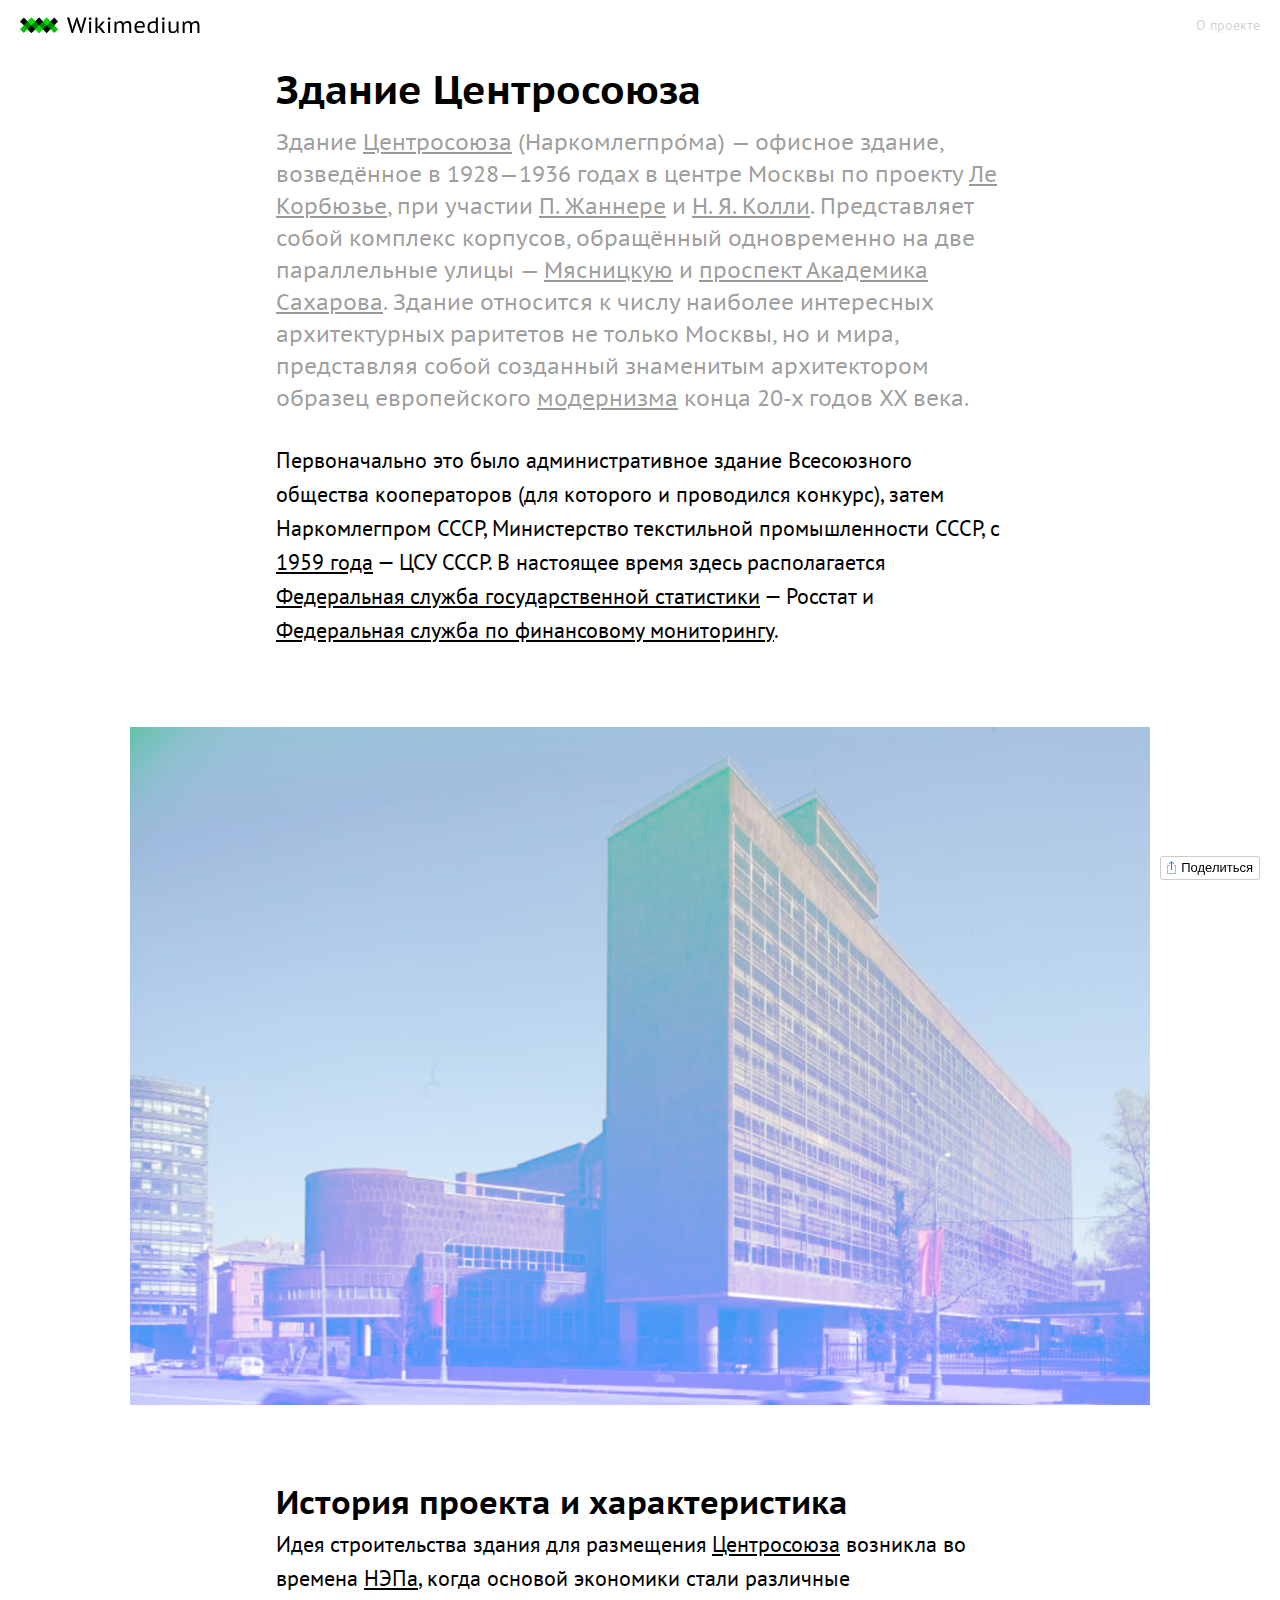
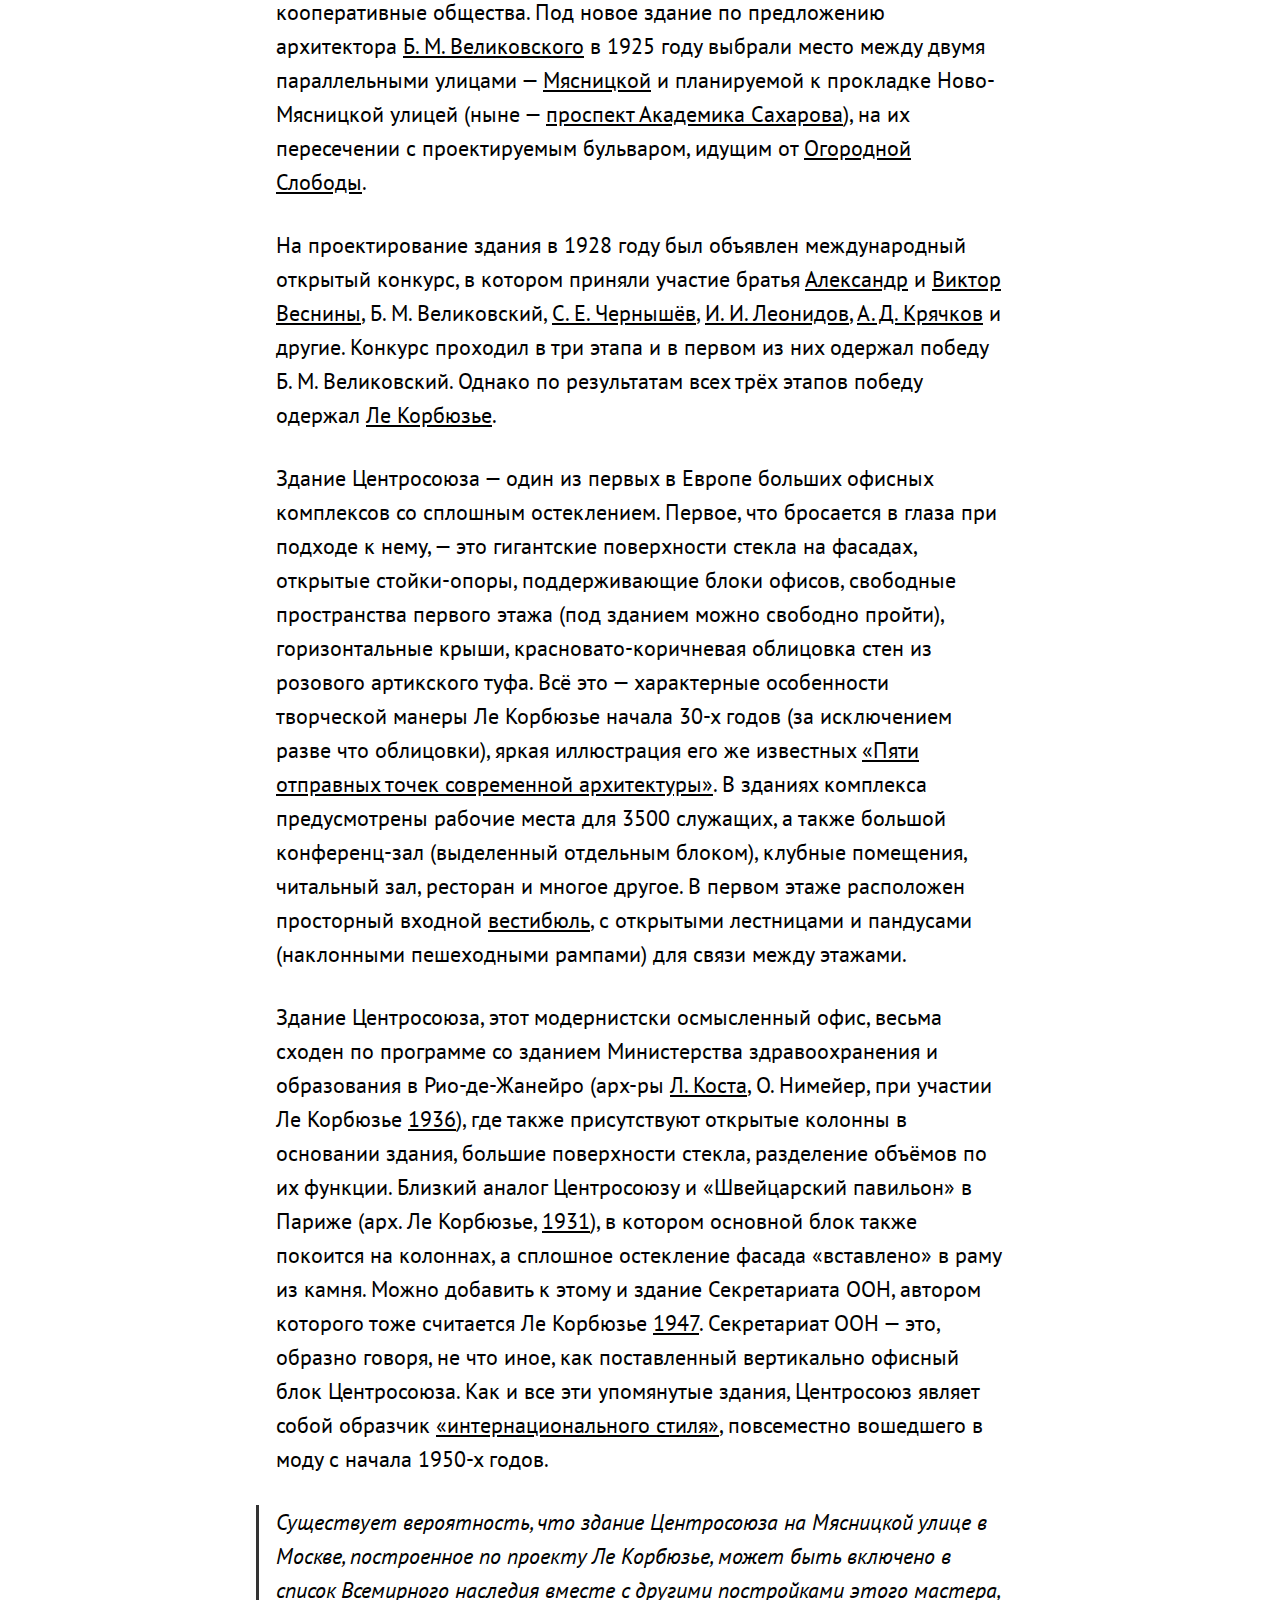
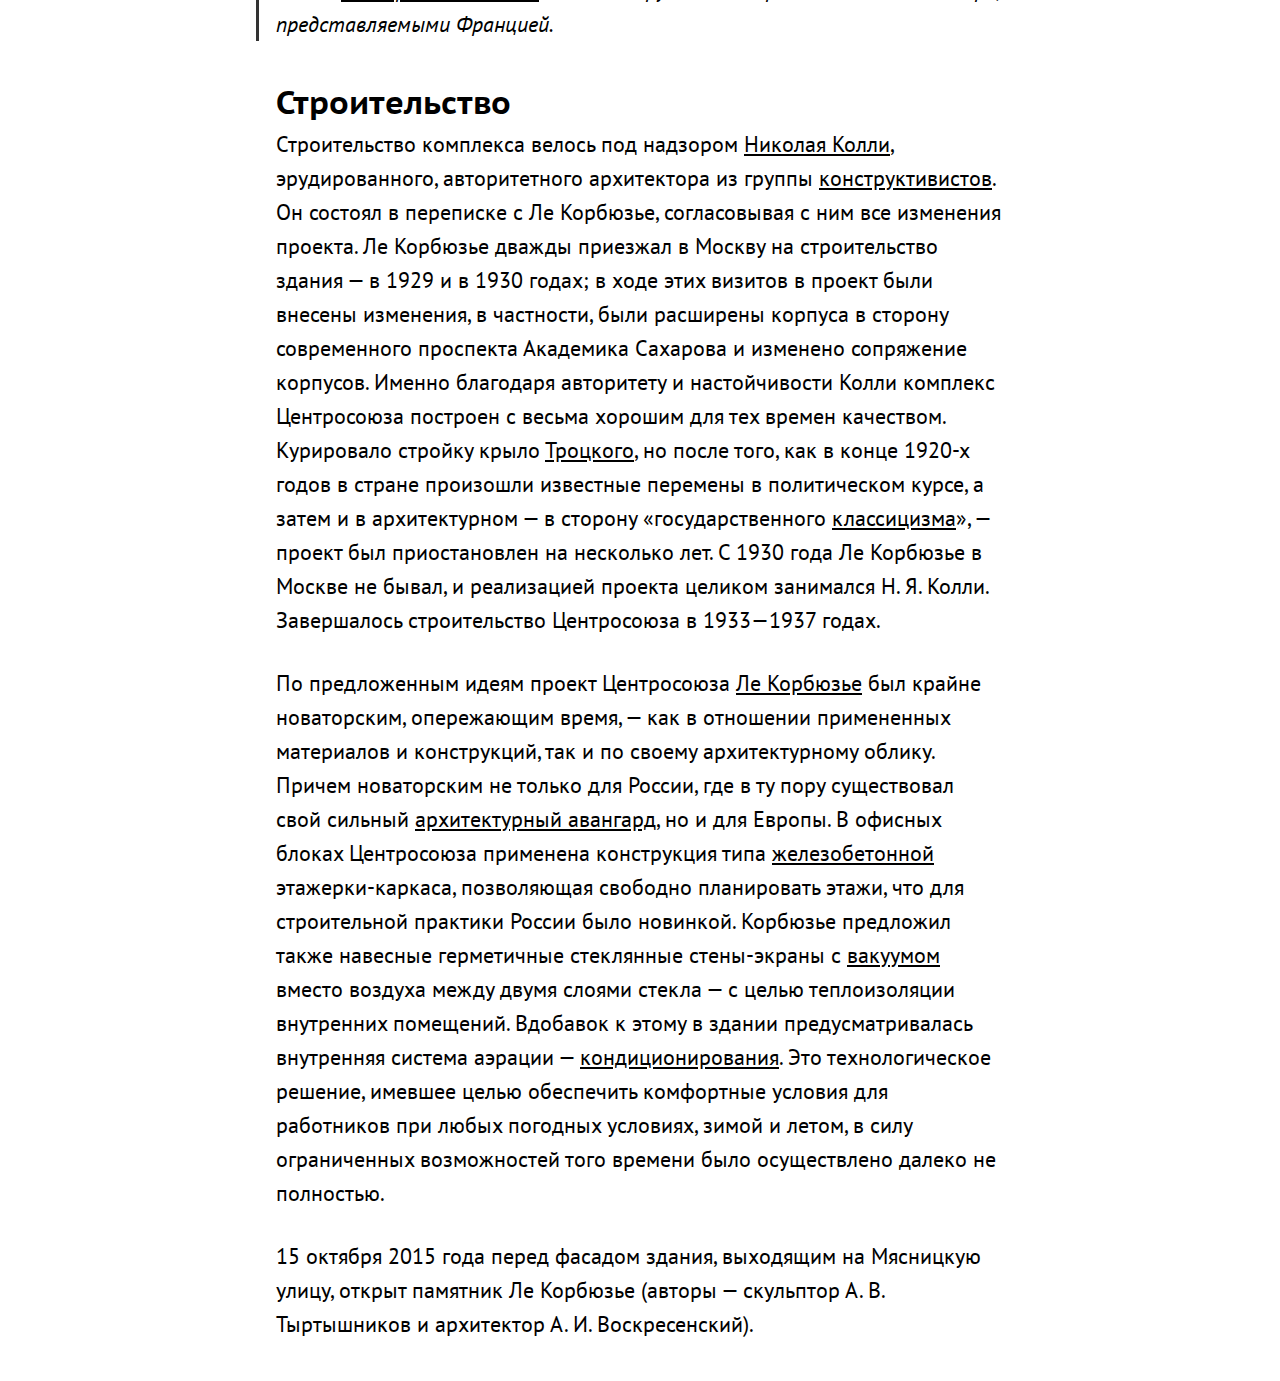
<file: Filichkinadarina/posts/centrosouz.html>
<!DOCTYPE html>
<html>
<head>

  <meta charset="utf-8">
  <meta name="viewport" content="width=device-width">

  <title>Здание Центросоюза — Wikimedium</title>

  <meta name="description" content="Статья Здание Центросоюза из Википедии, сверстанная студентами, для обучения основам веб-верстки в рамках образовательного проекта Hack Exchange.">
  <meta name="keywords" content="hack, exchange, html, css, javascript, hse, design, rap, yo, punk">

  <meta property="og:type" content="article">
  <meta property="og:url" content="http://wikimedium.hack.exchange/posts/centrosouz.html">
  <meta property="og:title" content="Здание Центросоюза — Wikimedium">
  <meta property="og:description" content="Статья Здание Центросоюза из Википедии, сверстанная студентами, для обучения основам веб-верстки в рамках образовательного проекта Hack Exchange.">
  <meta property="og:image" content="http://wikimedium.hack.exchange/images/posts/centrosouz.jpg">

  <link rel="stylesheet" href="../stylesheets/style.css">
  <link rel="icon" type="image/x-icon" href="../favicon.ico" />
  <link rel="icon" type="image/png" href="../favicon.png" />

  <script src="../javascripts/jquery-3.1.1.js" charset="utf-8"></script>
  <script src="../javascripts/sidebar.js" charset="utf-8"></script>
  <script src="../javascripts/social-likes.min.js"></script>

</head>
<body>

  <nav class="menubar">
    <div>
      <a class="logo" href="../posts.html"></a>
      <a class="about" href="../index.html">О проекте</a>
    </div>
  </nav>

  <nav class="sidebar">
    <ul>
      <li>
        <a href="#s1">Здание Центросоюза</a>
      </li>

      <li>
        <a href="#s2">История проекта и характеристика</a>
      </li>

      <li>
        <a href="#s3">Строительство</a>
      </li>
    </ul>
  </nav>

  <article>
    <h1 id="s1">Здание Центросоюза</h1>
    <p>Здание <a target="_blank" href="https://ru.wikipedia.org/wiki/%D0%A6%D0%B5%D0%BD%D1%82%D1%80%D0%BE%D1%81%D0%BE%D1%8E%D0%B7">Центросоюза</a> (Наркомлегпро́ма) — офисное здание, возведённое в 1928—1936 годах в центре Москвы по проекту <a target="_blank" href="https://ru.wikipedia.org/wiki/%D0%9B%D0%B5_%D0%9A%D0%BE%D1%80%D0%B1%D1%8E%D0%B7%D1%8C%D0%B5">Ле Корбюзье</a>, при участии <a target="_blank" href="https://ru.wikipedia.org/wiki/%D0%96%D0%B0%D0%BD%D0%BD%D0%B5%D1%80%D0%B5,_%D0%9F%D1%8C%D0%B5%D1%80">П. Жаннере</a> и <a target="_blank" href="https://ru.wikipedia.org/wiki/%D0%9A%D0%BE%D0%BB%D0%BB%D0%B8,_%D0%9D%D0%B8%D0%BA%D0%BE%D0%BB%D0%B0%D0%B9_%D0%94%D0%B6%D0%B5%D0%BC%D1%81%D0%BE%D0%B2%D0%B8%D1%87">Н. Я. Колли</a>. Представляет собой комплекс корпусов, обращённый одновременно на две параллельные улицы — <a target="_blank" href="https://ru.wikipedia.org/wiki/%D0%9C%D1%8F%D1%81%D0%BD%D0%B8%D1%86%D0%BA%D0%B0%D1%8F_%D1%83%D0%BB%D0%B8%D1%86%D0%B0">Мясницкую</a> и <a target="_blank" href="https://ru.wikipedia.org/wiki/%D0%9F%D1%80%D0%BE%D1%81%D0%BF%D0%B5%D0%BA%D1%82_%D0%90%D0%BA%D0%B0%D0%B4%D0%B5%D0%BC%D0%B8%D0%BA%D0%B0_%D0%A1%D0%B0%D1%85%D0%B0%D1%80%D0%BE%D0%B2%D0%B0_(%D0%9C%D0%BE%D1%81%D0%BA%D0%B2%D0%B0)">проспект Академика Сахарова</a>. Здание относится к числу наиболее интересных архитектурных раритетов не только Москвы, но и мира, представляя собой созданный знаменитым архитектором образец европейского <a target="_blank" href="https://ru.wikipedia.org/wiki/%D0%90%D1%80%D1%85%D0%B8%D1%82%D0%B5%D0%BA%D1%82%D1%83%D1%80%D0%BD%D1%8B%D0%B9_%D0%BC%D0%BE%D0%B4%D0%B5%D1%80%D0%BD%D0%B8%D0%B7%D0%BC">модернизма</a> конца 20-х годов XX века.</p>
    <p>Первоначально это было административное здание Всесоюзного общества кооператоров (для которого и проводился конкурс), затем Наркомлегпром СССР, Министерство текстильной промышленности СССР, с <a target="_blank" href="https://ru.wikipedia.org/wiki/1959_%D0%B3%D0%BE%D0%B4">1959 года</a> — ЦСУ СССР. В настоящее время здесь располагается <a target="_blank" href="https://ru.wikipedia.org/wiki/%D0%A4%D0%B5%D0%B4%D0%B5%D1%80%D0%B0%D0%BB%D1%8C%D0%BD%D0%B0%D1%8F_%D1%81%D0%BB%D1%83%D0%B6%D0%B1%D0%B0_%D0%B3%D0%BE%D1%81%D1%83%D0%B4%D0%B0%D1%80%D1%81%D1%82%D0%B2%D0%B5%D0%BD%D0%BD%D0%BE%D0%B9_%D1%81%D1%82%D0%B0%D1%82%D0%B8%D1%81%D1%82%D0%B8%D0%BA%D0%B8">Федеральная служба государственной статистики</a> — Росстат и <a target="_blank" href="https://ru.wikipedia.org/wiki/%D0%A4%D0%B5%D0%B4%D0%B5%D1%80%D0%B0%D0%BB%D1%8C%D0%BD%D0%B0%D1%8F_%D1%81%D0%BB%D1%83%D0%B6%D0%B1%D0%B0_%D0%BF%D0%BE_%D1%84%D0%B8%D0%BD%D0%B0%D0%BD%D1%81%D0%BE%D0%B2%D0%BE%D0%BC%D1%83_%D0%BC%D0%BE%D0%BD%D0%B8%D1%82%D0%BE%D1%80%D0%B8%D0%BD%D0%B3%D1%83">Федеральная служба по финансовому мониторингу</a>.</p>

    <img src="../images/posts/centrosouz.jpg" alt="Здание Центросоюза" />

    <h2 id="s2">История проекта и характеристика</h2>
    <p>Идея строительства здания для размещения <a target="_blank" href="https://ru.wikipedia.org/wiki/%D0%A6%D0%B5%D0%BD%D1%82%D1%80%D0%BE%D1%81%D0%BE%D1%8E%D0%B7">Центросоюза</a> возникла во времена <a target="_blank" href="https://ru.wikipedia.org/wiki/%D0%9D%D0%BE%D0%B2%D0%B0%D1%8F_%D1%8D%D0%BA%D0%BE%D0%BD%D0%BE%D0%BC%D0%B8%D1%87%D0%B5%D1%81%D0%BA%D0%B0%D1%8F_%D0%BF%D0%BE%D0%BB%D0%B8%D1%82%D0%B8%D0%BA%D0%B0">НЭПа</a>, когда основой экономики стали различные кооперативные общества. Под новое здание по предложению архитектора <a target="_blank" href="https://ru.wikipedia.org/wiki/%D0%92%D0%B5%D0%BB%D0%B8%D0%BA%D0%BE%D0%B2%D1%81%D0%BA%D0%B8%D0%B9,_%D0%91%D0%BE%D1%80%D0%B8%D1%81_%D0%9C%D0%B8%D1%85%D0%B0%D0%B9%D0%BB%D0%BE%D0%B2%D0%B8%D1%87">Б. М. Великовского</a> в 1925 году выбрали место между двумя параллельными улицами — <a target="_blank" href="https://ru.wikipedia.org/wiki/%D0%9C%D1%8F%D1%81%D0%BD%D0%B8%D1%86%D0%BA%D0%B0%D1%8F_%D1%83%D0%BB%D0%B8%D1%86%D0%B0">Мясницкой</a> и планируемой к прокладке Ново-Мясницкой улицей (ныне — <a target="_blank" href="https://ru.wikipedia.org/wiki/%D0%9F%D1%80%D0%BE%D1%81%D0%BF%D0%B5%D0%BA%D1%82_%D0%90%D0%BA%D0%B0%D0%B4%D0%B5%D0%BC%D0%B8%D0%BA%D0%B0_%D0%A1%D0%B0%D1%85%D0%B0%D1%80%D0%BE%D0%B2%D0%B0_(%D0%9C%D0%BE%D1%81%D0%BA%D0%B2%D0%B0)">проспект Академика Сахарова</a>), на их пересечении с проектируемым бульваром, идущим от <a target="_blank" href="https://ru.wikipedia.org/wiki/%D0%9F%D0%B5%D1%80%D0%B5%D1%83%D0%BB%D0%BE%D0%BA_%D0%9E%D0%B3%D0%BE%D1%80%D0%BE%D0%B4%D0%BD%D0%B0%D1%8F_%D0%A1%D0%BB%D0%BE%D0%B1%D0%BE%D0%B4%D0%B0">Огородной Слободы</a>.</p>
    <p>На проектирование здания в 1928 году был объявлен международный открытый конкурс, в котором приняли участие братья <a target="_blank" href="https://ru.wikipedia.org/wiki/%D0%92%D0%B5%D1%81%D0%BD%D0%B8%D0%BD,_%D0%90%D0%BB%D0%B5%D0%BA%D1%81%D0%B0%D0%BD%D0%B4%D1%80_%D0%90%D0%BB%D0%B5%D0%BA%D1%81%D0%B0%D0%BD%D0%B4%D1%80%D0%BE%D0%B2%D0%B8%D1%87">Александр</a> и <a target="_blank" href="https://ru.wikipedia.org/wiki/%D0%92%D0%B5%D1%81%D0%BD%D0%B8%D0%BD,_%D0%92%D0%B8%D0%BA%D1%82%D0%BE%D1%80_%D0%90%D0%BB%D0%B5%D0%BA%D1%81%D0%B0%D0%BD%D0%B4%D1%80%D0%BE%D0%B2%D0%B8%D1%87">Виктор</a> <a target="_blank" href="https://ru.wikipedia.org/wiki/%D0%92%D0%B5%D1%81%D0%BD%D0%B8%D0%BD%D1%8B">Веснины</a>, Б. М. Великовский, <a target="_blank" href="https://ru.wikipedia.org/wiki/%D0%A7%D0%B5%D1%80%D0%BD%D1%8B%D1%88%D1%91%D0%B2,_%D0%A1%D0%B5%D1%80%D0%B3%D0%B5%D0%B9_%D0%95%D0%B3%D0%BE%D1%80%D0%BE%D0%B2%D0%B8%D1%87">С. Е. Чернышёв</a>, <a target="_blank" href="https://ru.wikipedia.org/wiki/%D0%9B%D0%B5%D0%BE%D0%BD%D0%B8%D0%B4%D0%BE%D0%B2,_%D0%98%D0%B2%D0%B0%D0%BD_%D0%98%D0%BB%D1%8C%D0%B8%D1%87">И. И. Леонидов</a>, <a target="_blank" href="https://ru.wikipedia.org/wiki/%D0%9A%D1%80%D1%8F%D1%87%D0%BA%D0%BE%D0%B2,_%D0%90%D0%BD%D0%B4%D1%80%D0%B5%D0%B9_%D0%94%D0%BC%D0%B8%D1%82%D1%80%D0%B8%D0%B5%D0%B2%D0%B8%D1%87">А. Д. Крячков</a> и другие. Конкурс проходил в три этапа и в первом из них одержал победу Б. М. Великовский. Однако по результатам всех трёх этапов победу одержал <a target="_blank" href="https://ru.wikipedia.org/wiki/%D0%9B%D0%B5_%D0%9A%D0%BE%D1%80%D0%B1%D1%8E%D0%B7%D1%8C%D0%B5">Ле Корбюзье</a>.</p>
    <p>Здание Центросоюза — один из первых в Европе больших офисных комплексов со сплошным остеклением. Первое, что бросается в глаза при подходе к нему, — это гигантские поверхности стекла на фасадах, открытые стойки-опоры, поддерживающие блоки офисов, свободные пространства первого этажа (под зданием можно свободно пройти), горизонтальные крыши, красновато-коричневая облицовка стен из розового артикского туфа. Всё это — характерные особенности творческой манеры Ле Корбюзье начала 30-х годов (за исключением разве что облицовки), яркая иллюстрация его же известных <a target="_blank" href="https://ru.wikipedia.org/wiki/%D0%9F%D1%8F%D1%82%D1%8C_%D0%BE%D1%82%D0%BF%D1%80%D0%B0%D0%B2%D0%BD%D1%8B%D1%85_%D1%82%D0%BE%D1%87%D0%B5%D0%BA_%D1%81%D0%BE%D0%B2%D1%80%D0%B5%D0%BC%D0%B5%D0%BD%D0%BD%D0%BE%D0%B9_%D0%B0%D1%80%D1%85%D0%B8%D1%82%D0%B5%D0%BA%D1%82%D1%83%D1%80%D1%8B">«Пяти отправных точек современной архитектуры»</a>. В зданиях комплекса предусмотрены рабочие места для 3500 служащих, а также большой конференц-зал (выделенный отдельным блоком), клубные помещения, читальный зал, ресторан и многое другое. В первом этаже расположен просторный входной <a target="_blank" href="https://ru.wikipedia.org/wiki/%D0%92%D0%B5%D1%81%D1%82%D0%B8%D0%B1%D1%8E%D0%BB%D1%8C">вестибюль</a>, с открытыми лестницами и пандусами (наклонными пешеходными рампами) для связи между этажами.</p>
    <p>Здание Центросоюза, этот модернистски осмысленный офис, весьма сходен по программе со зданием Министерства здравоохранения и образования в Рио-де-Жанейро (арх-ры <a target="_blank" href="https://ru.wikipedia.org/wiki/%D0%9D%D0%B8%D0%BC%D00%B5%D0%B9%D0%B5%D1%80,_%D0%9E%D1%81%D0%BA%D0%B0%D1%80">Л. Коста</a>, О. Нимейер, при участии Ле Корбюзье <a target="_blank" href="https://ru.wikipedia.org/wiki/1936">1936</a>), где также присутствуют открытые колонны в основании здания, большие поверхности стекла, разделение объёмов по их функции. Близкий аналог Центросоюзу и «Швейцарский павильон» в Париже (арх. Ле Корбюзье, <a target="_blank" href="https://ru.wikipedia.org/wiki/1931">1931</a>), в котором основной блок также покоится на колоннах, а сплошное остекление фасада «вставлено» в раму из камня. Можно добавить к этому и здание Секретариата ООН, автором которого тоже считается Ле Корбюзье <a target="_blank" href="https://ru.wikipedia.org/wiki/1947">1947</a>. Секретариат ООН — это, образно говоря, не что иное, как поставленный вертикально офисный блок Центросоюза. Как и все эти упомянутые здания, Центросоюз являет собой образчик <a target="_blank" href="https://ru.wikipedia.org/wiki/%D0%98%D0%BD%D1%82%D0%B5%D1%80%D0%BD%D0%B0%D1%86%D0%B8%D0%BE%D0%BD%D0%B0%D0%BB%D1%8C%D0%BD%D1%8B%D0%B9_%D1%81%D1%82%D0%B8%D0%BB%D1%8C">«интернационального стиля»</a>, повсеместно вошедшего в моду с начала 1950-х годов.</p>
    <blockquote cite="https://ru.wikipedia.org/wiki/%D0%97%D0%B4%D0%B0%D0%BD%D0%B8%D0%B5_%D0%A6%D0%B5%D0%BD%D1%82%D1%80%D0%BE%D1%81%D0%BE%D1%8E%D0%B7%D0%B0">Существует вероятность, что здание Центросоюза на Мясницкой улице в Москве, построенное по проекту Ле Корбюзье, может быть включено в список <a target="_blank" href="https://ru.wikipedia.org/wiki/%D0%92%D1%81%D0%B5%D0%BC%D0%B8%D1%80%D0%BD%D0%BE%D0%B5_%D0%BD%D0%B0%D1%81%D0%BB%D0%B5%D0%B4%D0%B8%D0%B5">Всемирного наследия</a> вместе с другими постройками этого мастера, представляемыми Францией.</blockquote>

    <h2 id="s3">Строительство</h2>
    <p>Строительство комплекса велось под надзором <a target="_blank" href="https://ru.wikipedia.org/wiki/%D0%9A%D0%BE%D0%BB%D0%BB%D0%B8,_%D0%9D%D0%B8%D0%BA%D0%BE%D0%BB%D0%B0%D0%B9_%D0%AF%D0%BA%D0%BE%D0%B2%D0%BB%D0%B5%D0%B2%D0%B8%D1%87">Николая Колли</a>, эрудированного, авторитетного архитектора из группы <a target="_blank" href="https://ru.wikipedia.org/wiki/%D0%9A%D0%BE%D0%BD%D1%81%D1%82%D1%80%D1%83%D0%BA%D1%82%D0%B8%D0%B2%D0%B8%D0%B7%D0%BC_(%D0%B8%D1%81%D0%BA%D1%83%D1%81%D1%81%D1%82%D0%B2%D0%BE)">конструктивистов</a>. Он состоял в переписке с Ле Корбюзье, согласовывая с ним все изменения проекта. Ле Корбюзье дважды приезжал в Москву на строительство здания — в 1929 и в 1930 годах; в ходе этих визитов в проект были внесены изменения, в частности, были расширены корпуса в сторону современного проспекта Академика Сахарова и изменено сопряжение корпусов. Именно благодаря авторитету и настойчивости Колли комплекс Центросоюза построен с весьма хорошим для тех времен качеством. Курировало стройку крыло <a target="_blank" href="https://ru.wikipedia.org/wiki/%D0%A2%D1%80%D0%BE%D1%86%D0%BA%D0%B8%D0%B9,_%D0%9B%D0%B5%D0%B2">Троцкого</a>, но после того, как в конце 1920-х годов в стране произошли известные перемены в политическом курсе, а затем и в архитектурном — в сторону «государственного <a target="_blank" href="https://ru.wikipedia.org/wiki/%D0%9A%D0%BB%D0%B0%D1%81%D1%81%D0%B8%D1%86%D0%B8%D0%B7%D0%BC">классицизма</a>», — проект был приостановлен на несколько лет. С 1930 года Ле Корбюзье в Москве не бывал, и реализацией проекта целиком занимался Н. Я. Колли. Завершалось строительство Центросоюза в 1933—1937 годах.</p>
    <p>По предложенным идеям проект Центросоюза <a target="_blank" href="https://ru.wikipedia.org/wiki/%D0%9B%D0%B5_%D0%9A%D0%BE%D1%80%D0%B1%D1%8E%D0%B7%D1%8C%D0%B5">Ле Корбюзье</a> был крайне новаторским, опережающим время, — как в отношении примененных материалов и конструкций, так и по своему архитектурному облику. Причем новаторским не только для России, где в ту пору существовал свой сильный <a target="_blank" href="https://ru.wikipedia.org/wiki/%D0%9A%D0%BE%D0%BD%D1%81%D1%82%D1%80%D1%83%D0%BA%D1%82%D0%B8%D0%B2%D0%B8%D0%B7%D0%BC_(%D0%B8%D1%81%D0%BA%D1%83%D1%81%D1%81%D1%82%D0%B2%D0%BE)">архитектурный авангард</a>, но и для Европы. В офисных блоках Центросоюза применена конструкция типа <a target="_blank" href="https://ru.wikipedia.org/wiki/%D0%96%D0%B5%D0%BB%D0%B5%D0%B7%D0%BE%D0%B1%D0%B5%D1%82%D0%BE%D0%BD">железобетонной</a> этажерки-каркаса, позволяющая свободно планировать этажи, что для строительной практики России было новинкой. Корбюзье предложил также навесные герметичные стеклянные стены-экраны с <a target="_blank" href="https://ru.wikipedia.org/wiki/%D0%92%D0%B0%D0%BA%D1%83%D1%83%D0%BC">вакуумом</a> вместо воздуха между двумя слоями стекла — с целью теплоизоляции внутренних помещений. Вдобавок к этому в здании предусматривалась внутренняя система аэрации — <a target="_blank" href="https://ru.wikipedia.org/wiki/%D0%9A%D0%BE%D0%BD%D0%B4%D0%B8%D1%86%D0%B8%D0%BE%D0%BD%D0%B8%D1%80%D0%BE%D0%B2%D0%B0%D0%BD%D0%B8%D0%B5">кондиционирования</a>. Это технологическое решение, имевшее целью обеспечить комфортные условия для работников при любых погодных условиях, зимой и летом, в силу ограниченных возможностей того времени было осуществлено далеко не полностью.</p>
    <p>15 октября 2015 года перед фасадом здания, выходящим на Мясницкую улицу, открыт памятник Ле Корбюзье (авторы — скульптор А. В. Тыртышников и архитектор А. И. Воскресенский).</p>
  </article>

  <footer class="share">
    <div class="social-likes social-likes_single" data-url="http://wikimedium.hack.exchange/posts/centrosouz.html" data-single-title="Поделиться">
      <div class="facebook" title="Поделиться ссылкой на Фейсбуке">Facebook</div>
      <div class="twitter" title="Поделиться ссылкой в Твиттере">Twitter</div>
      <div class="vkontakte" title="Поделиться ссылкой во Вконтакте">Вконтакте</div>
    </div>
  </footer>

</body>
</html>
</file>
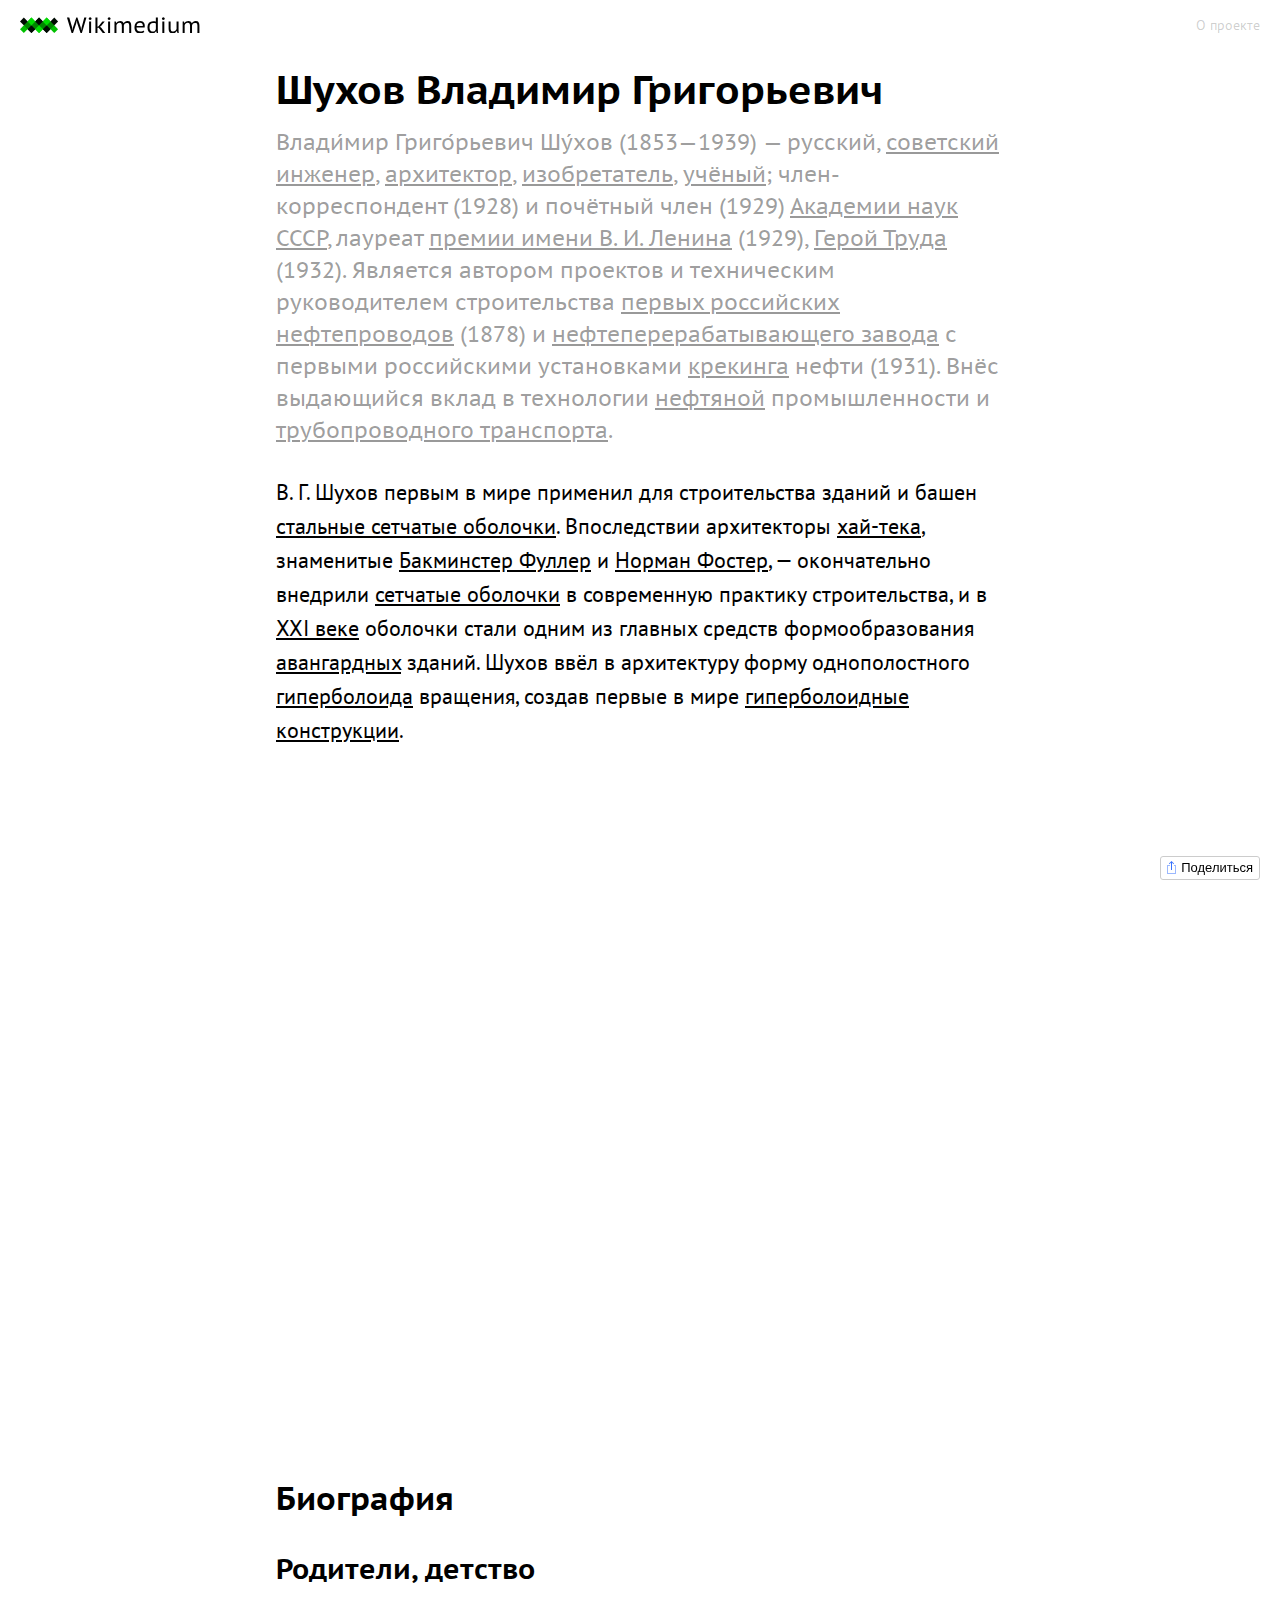
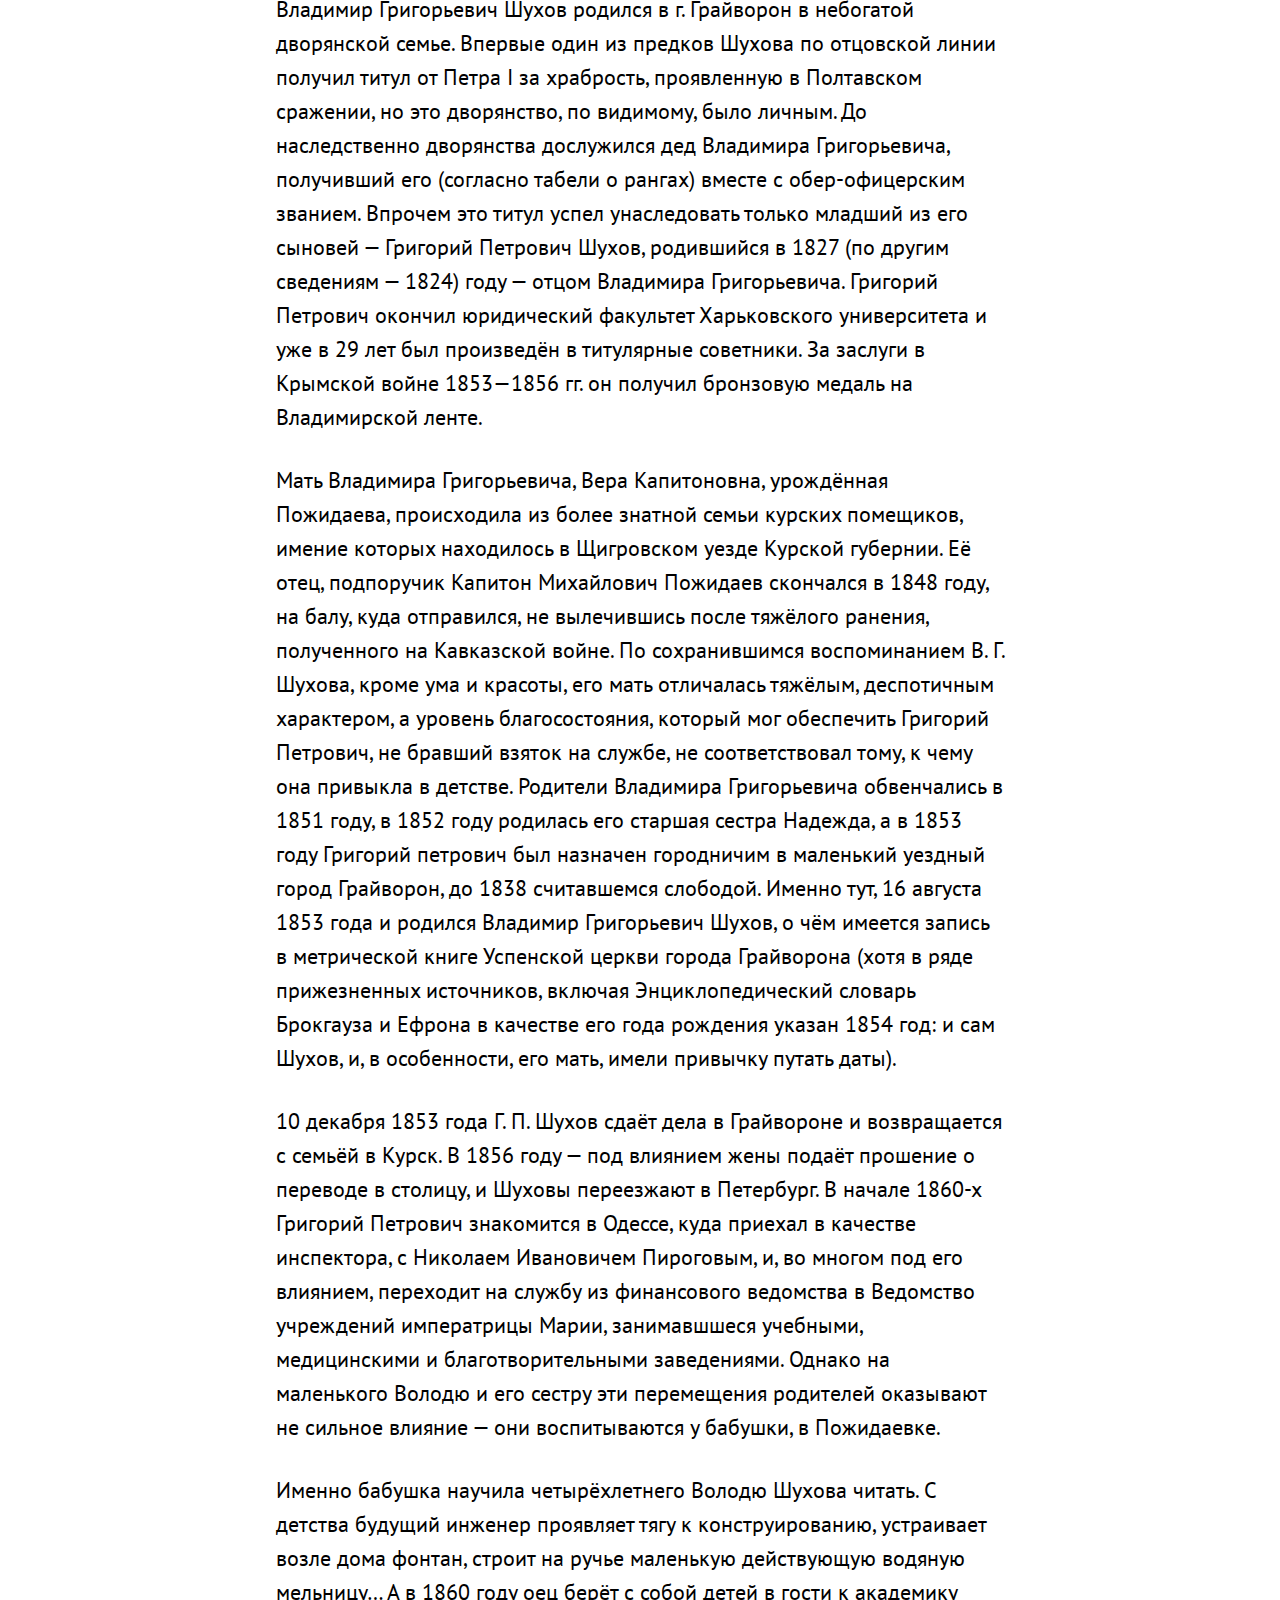
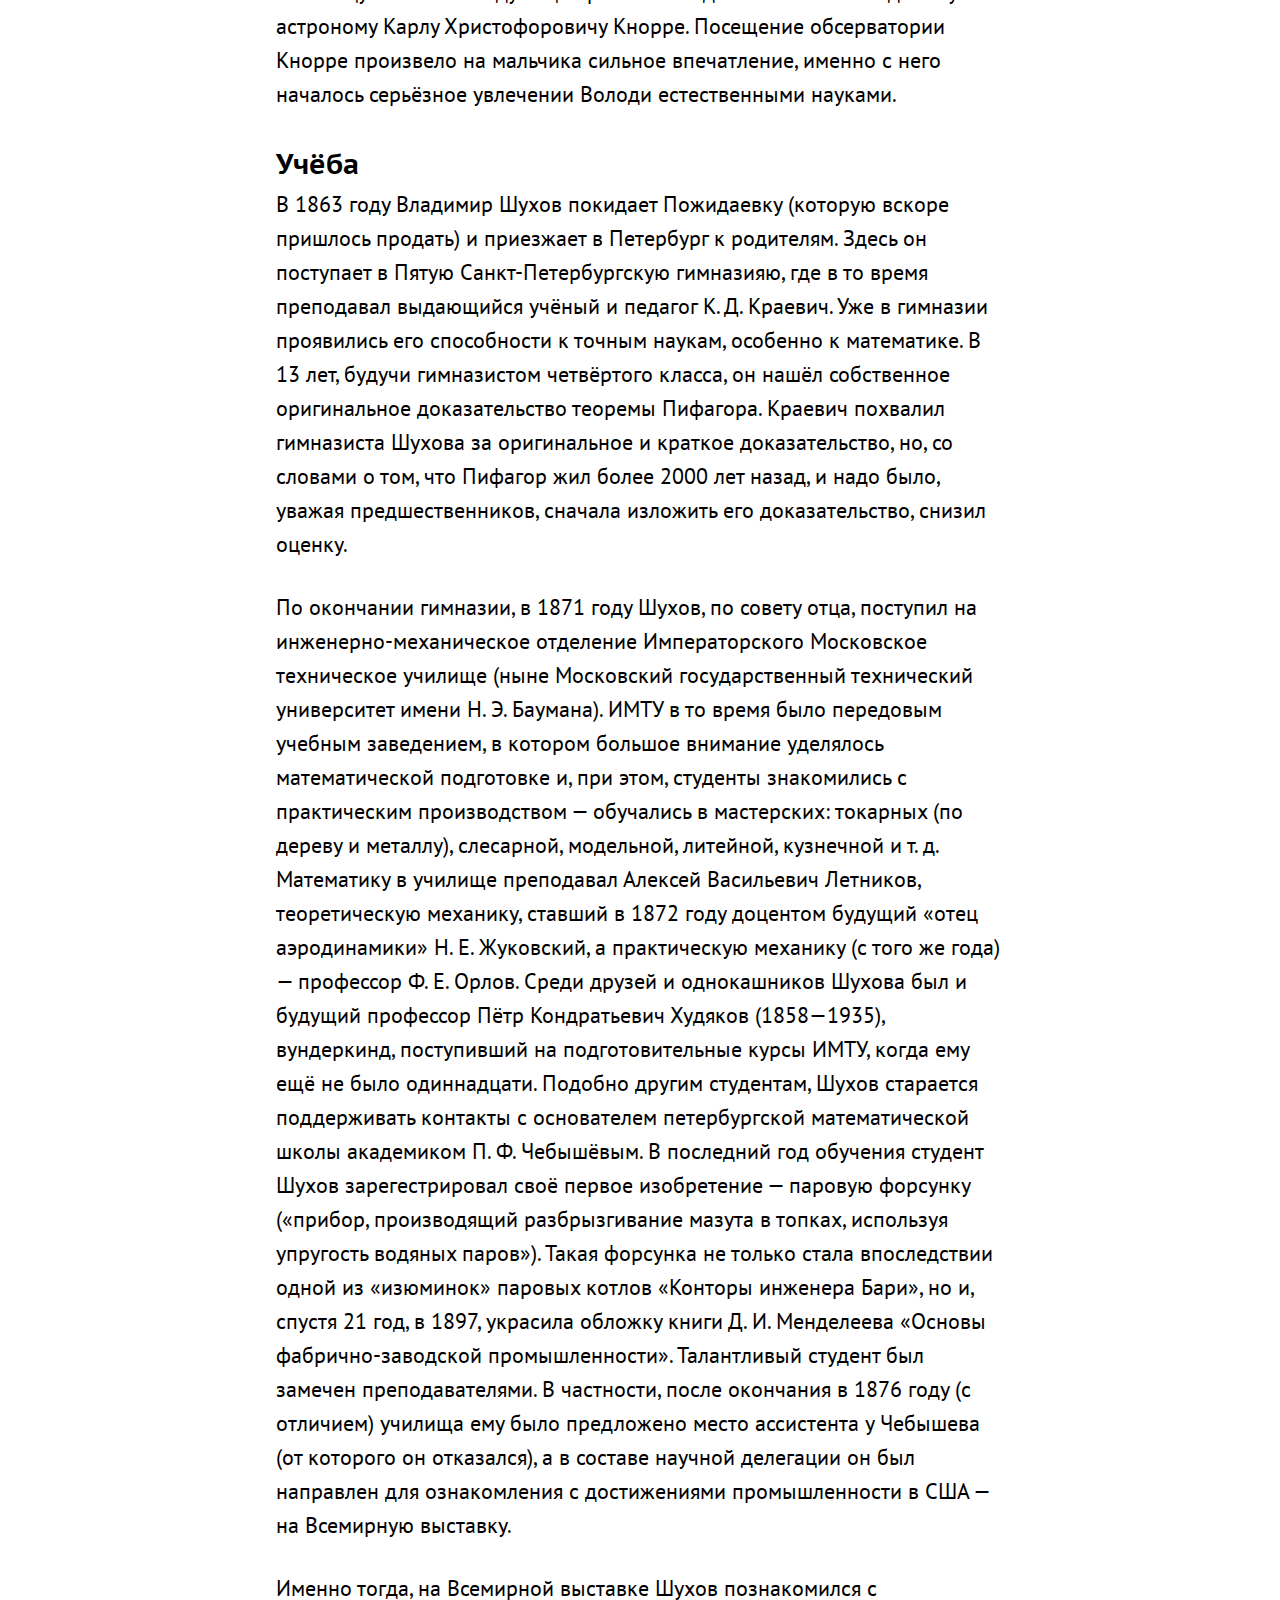
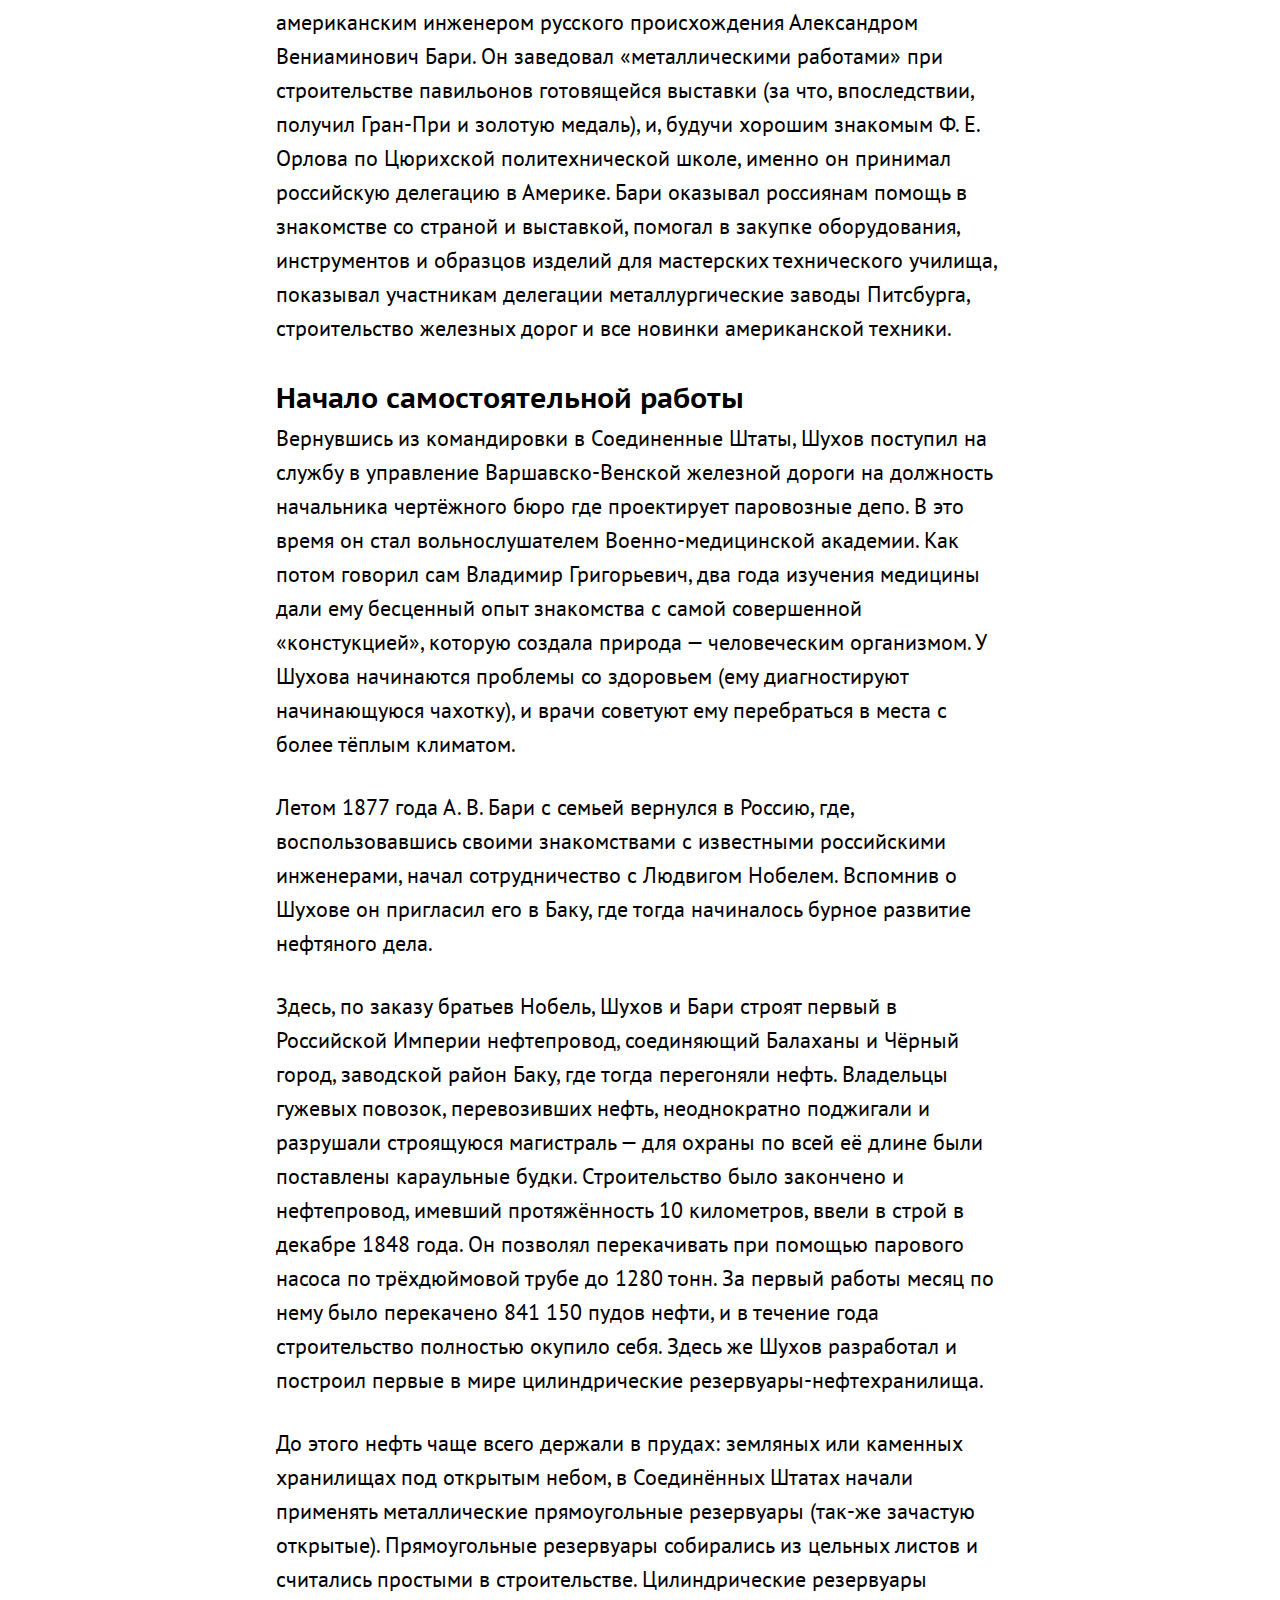
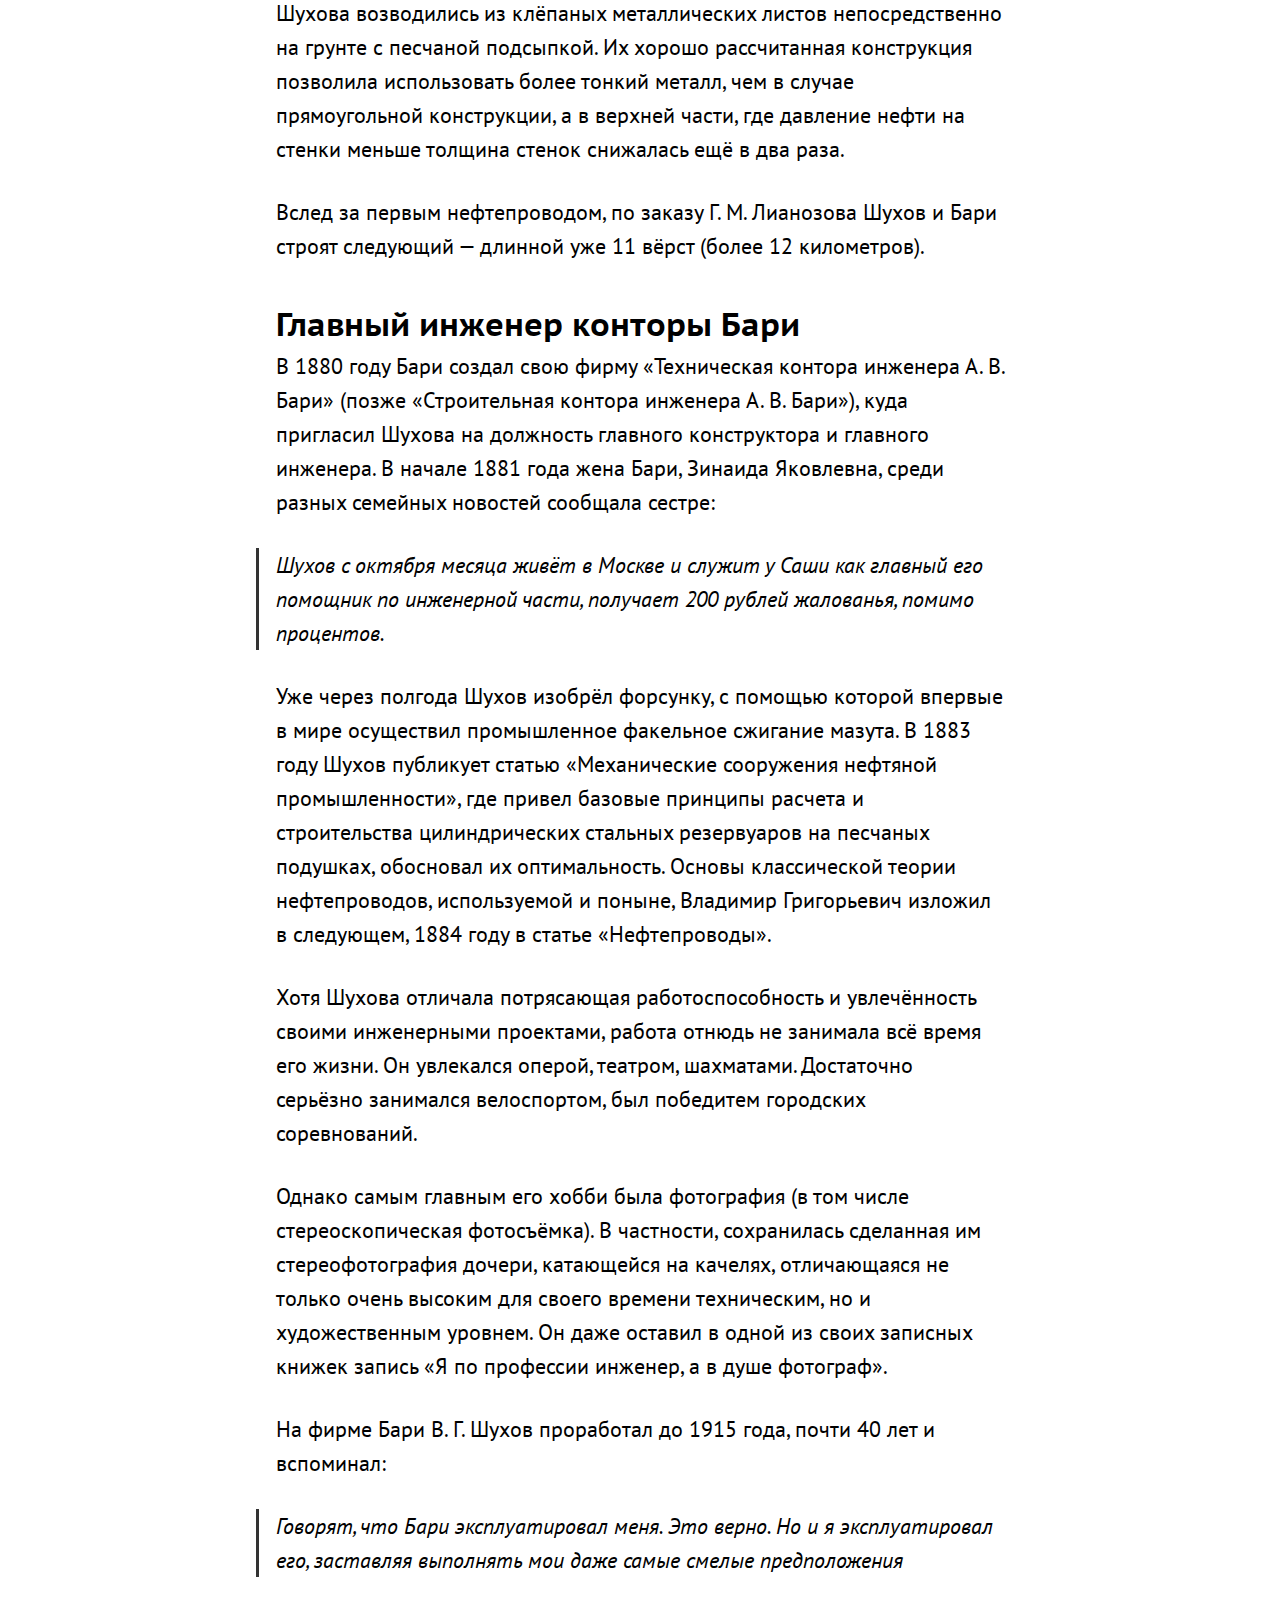
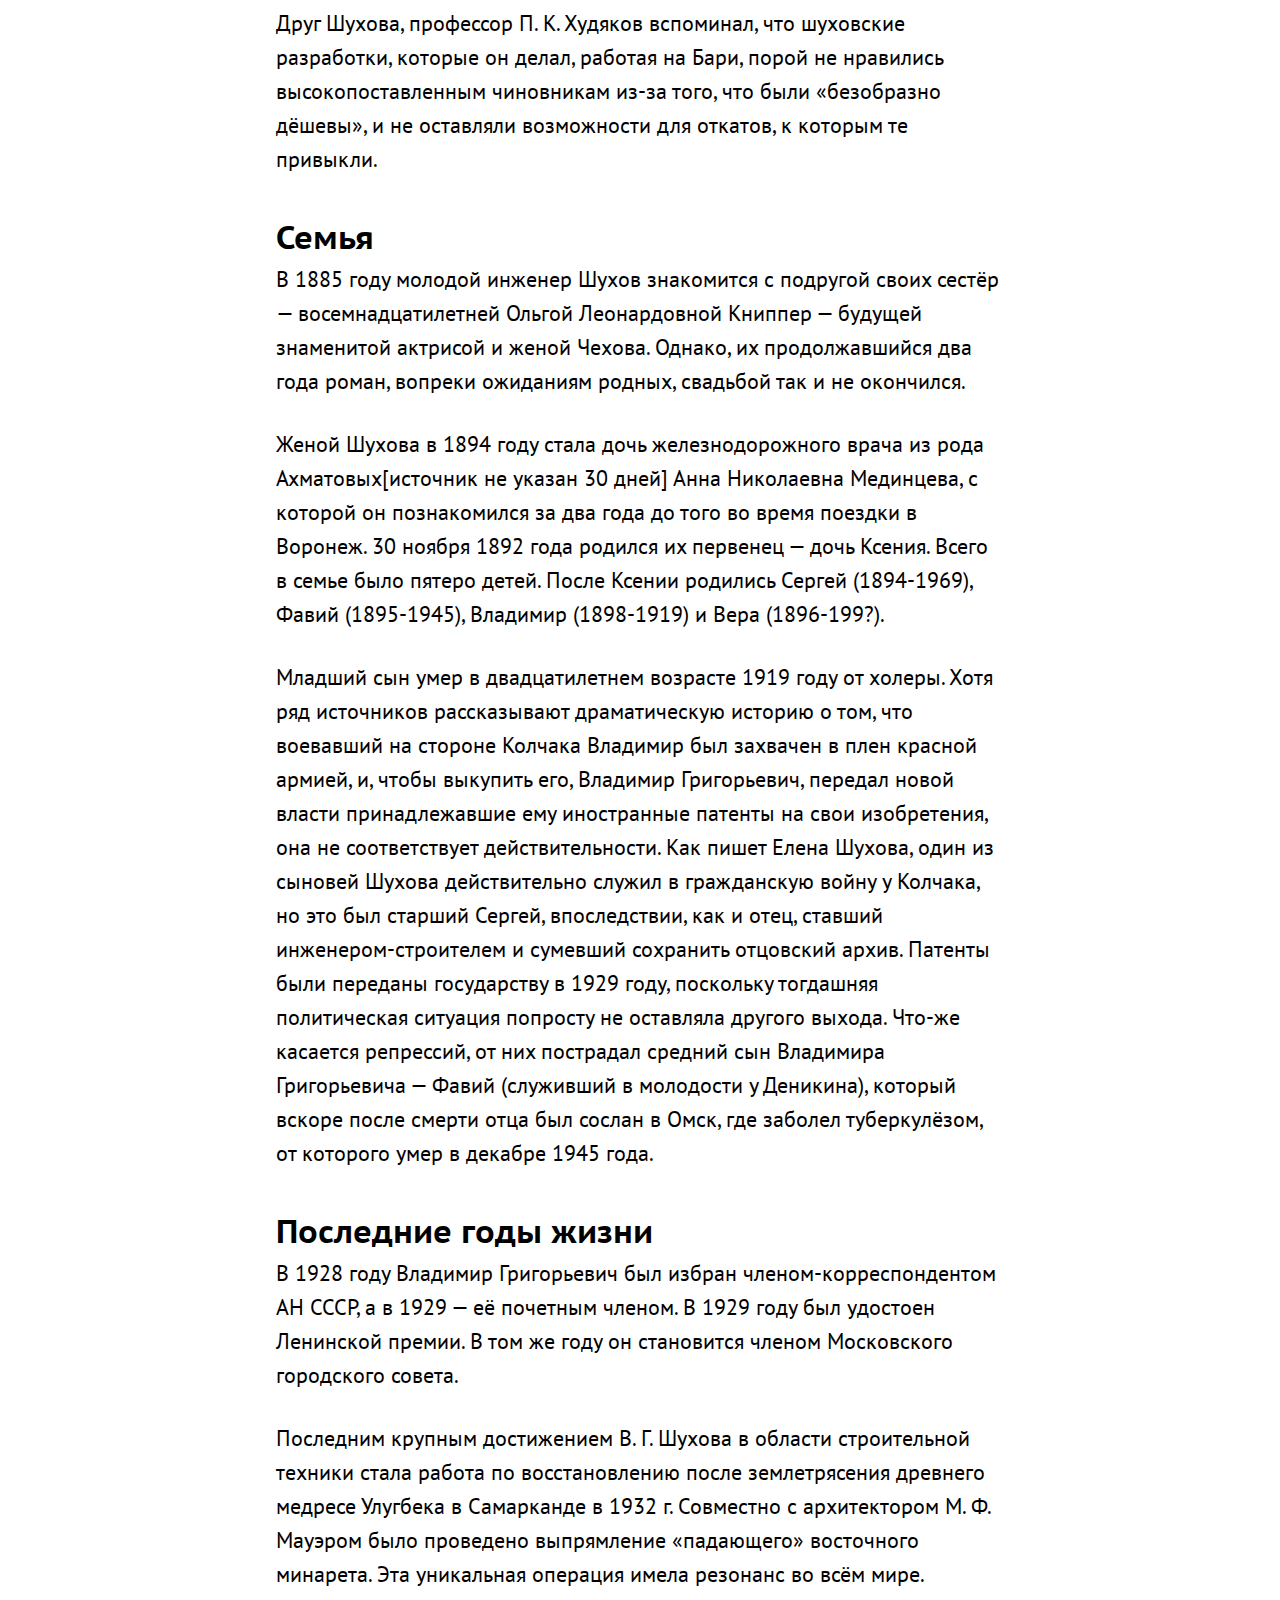
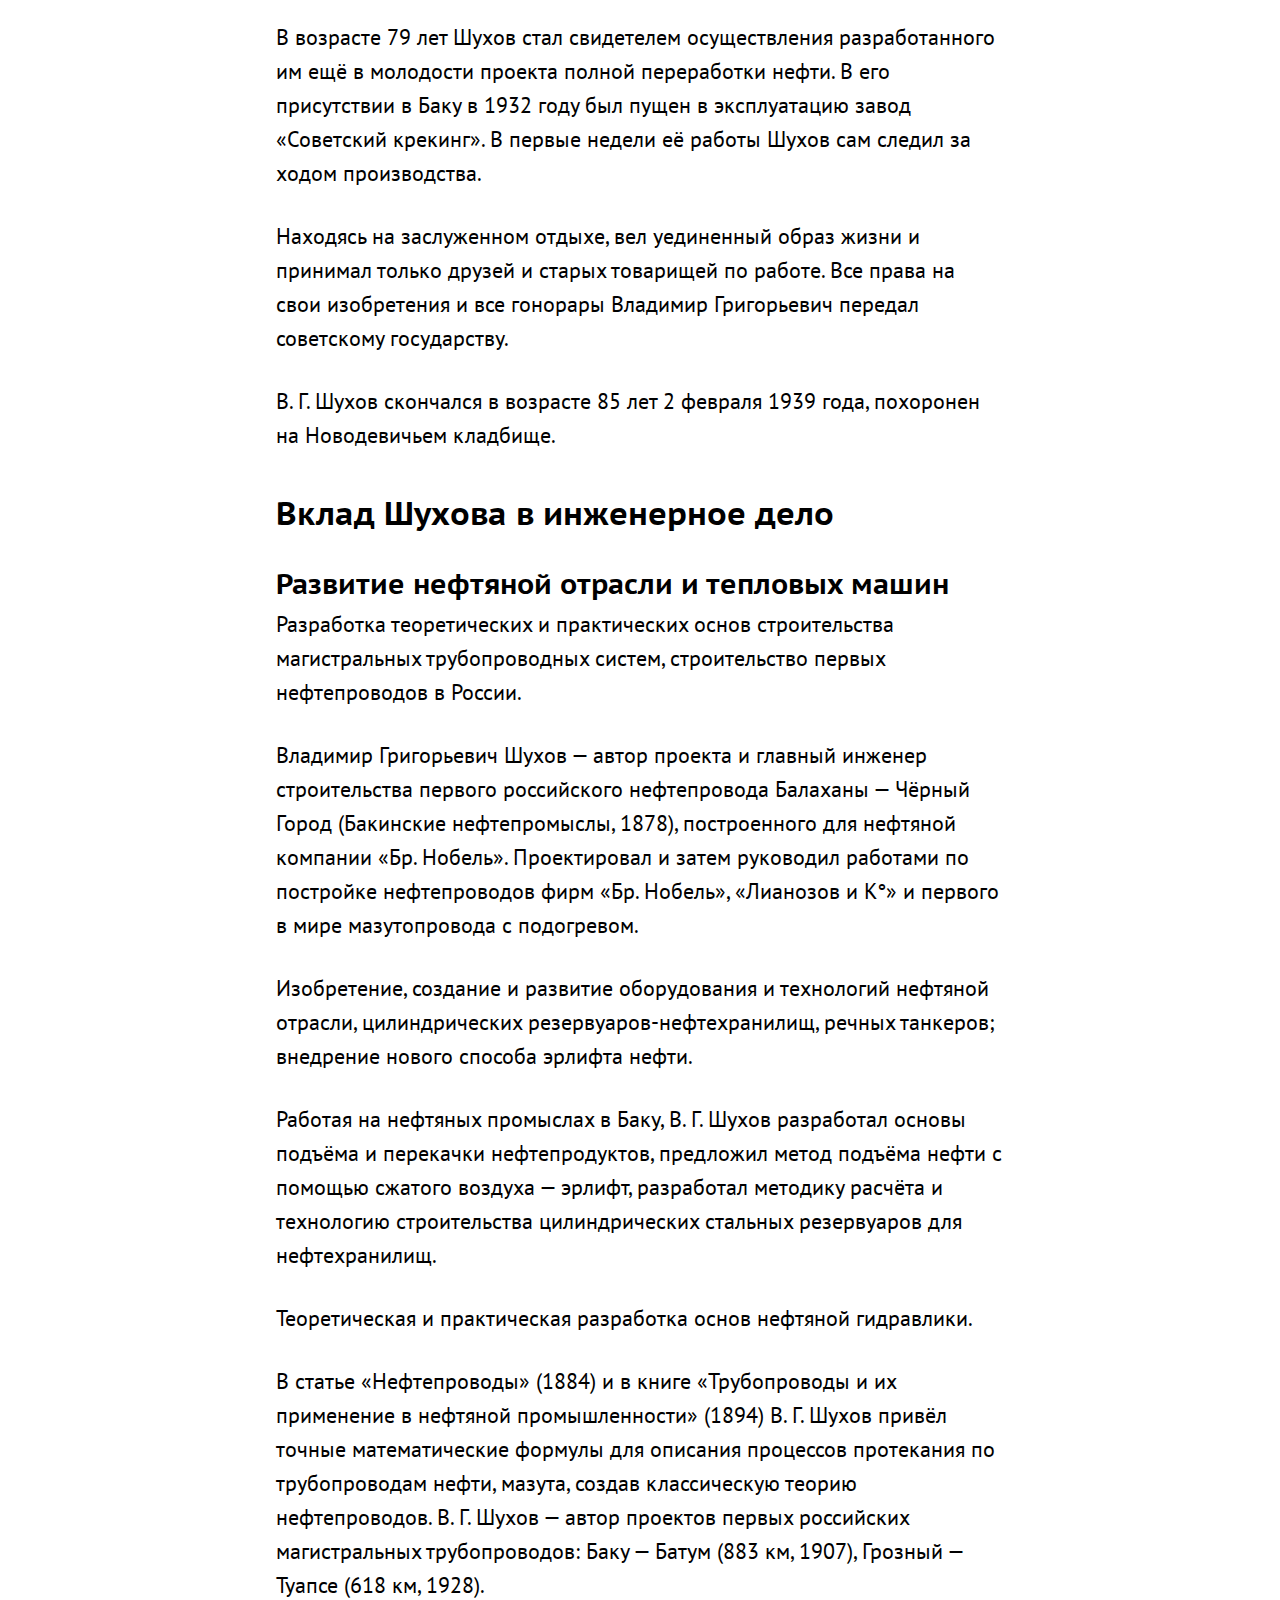
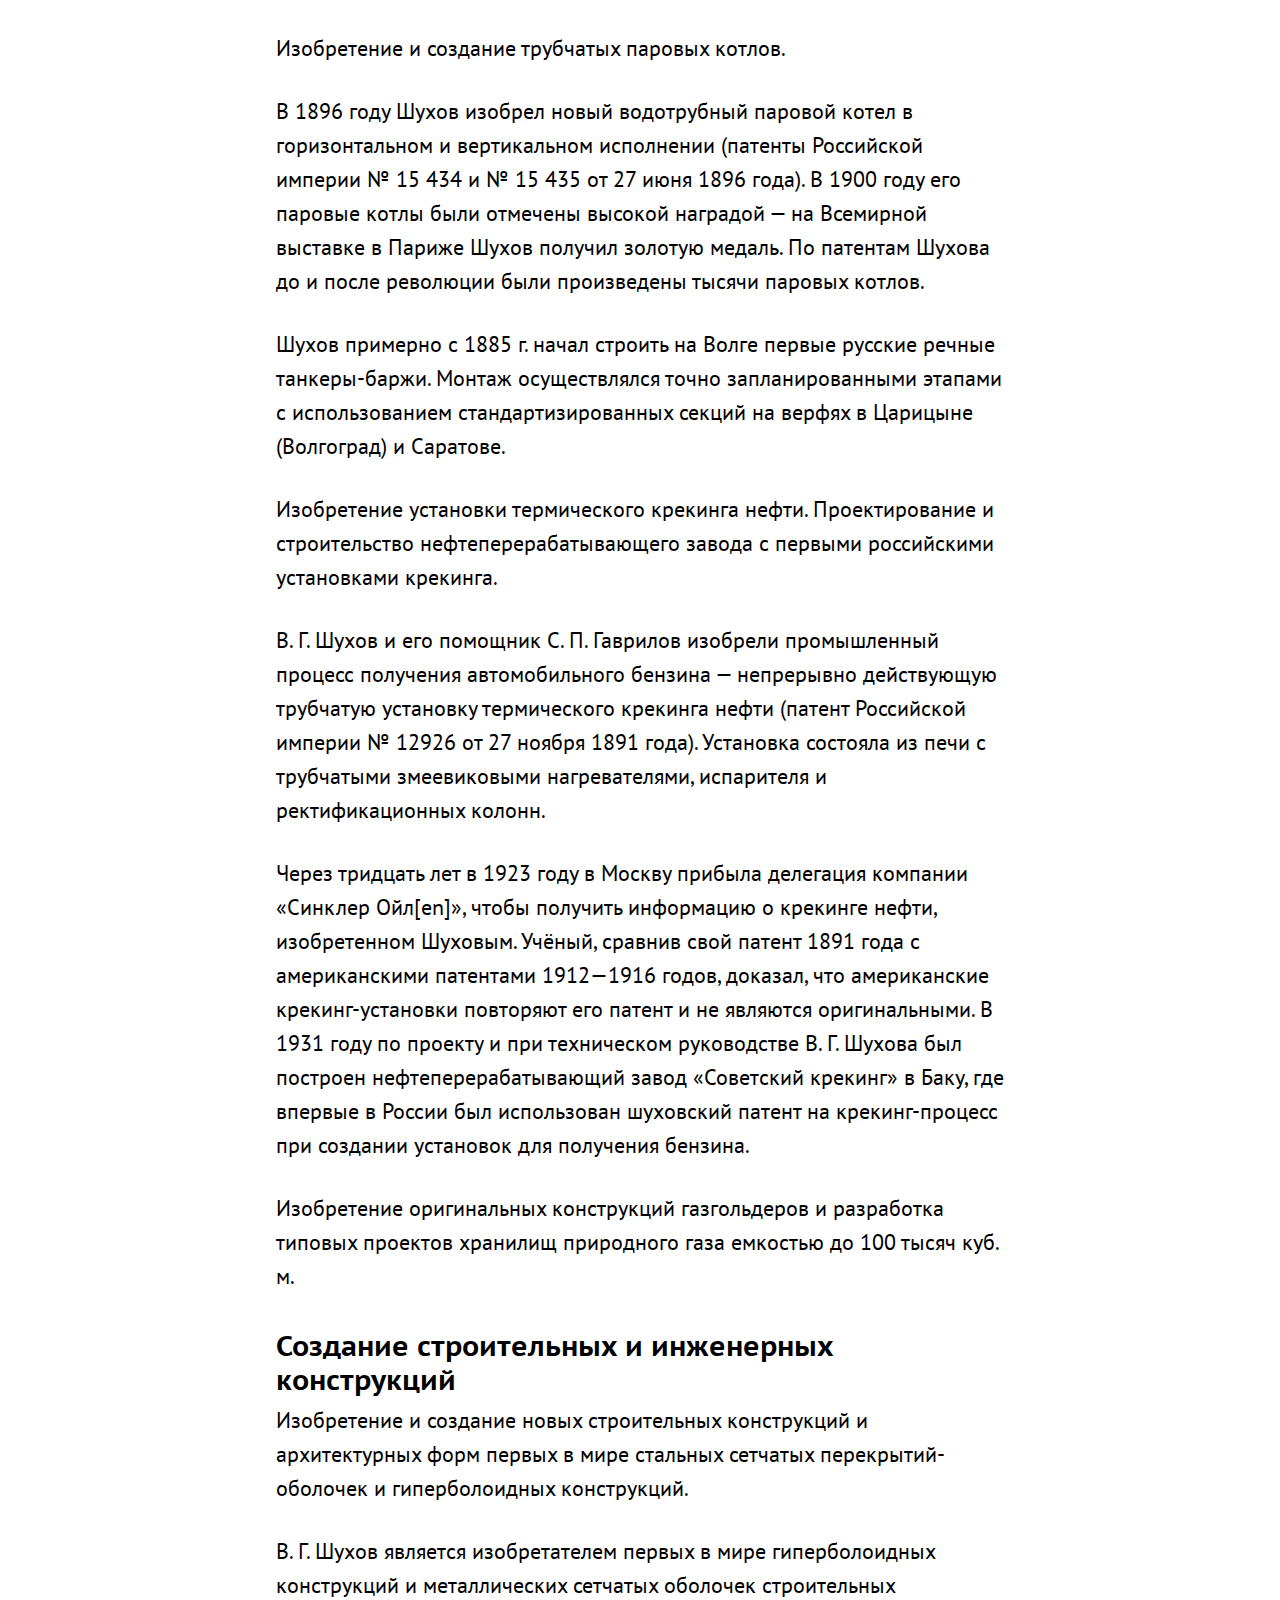
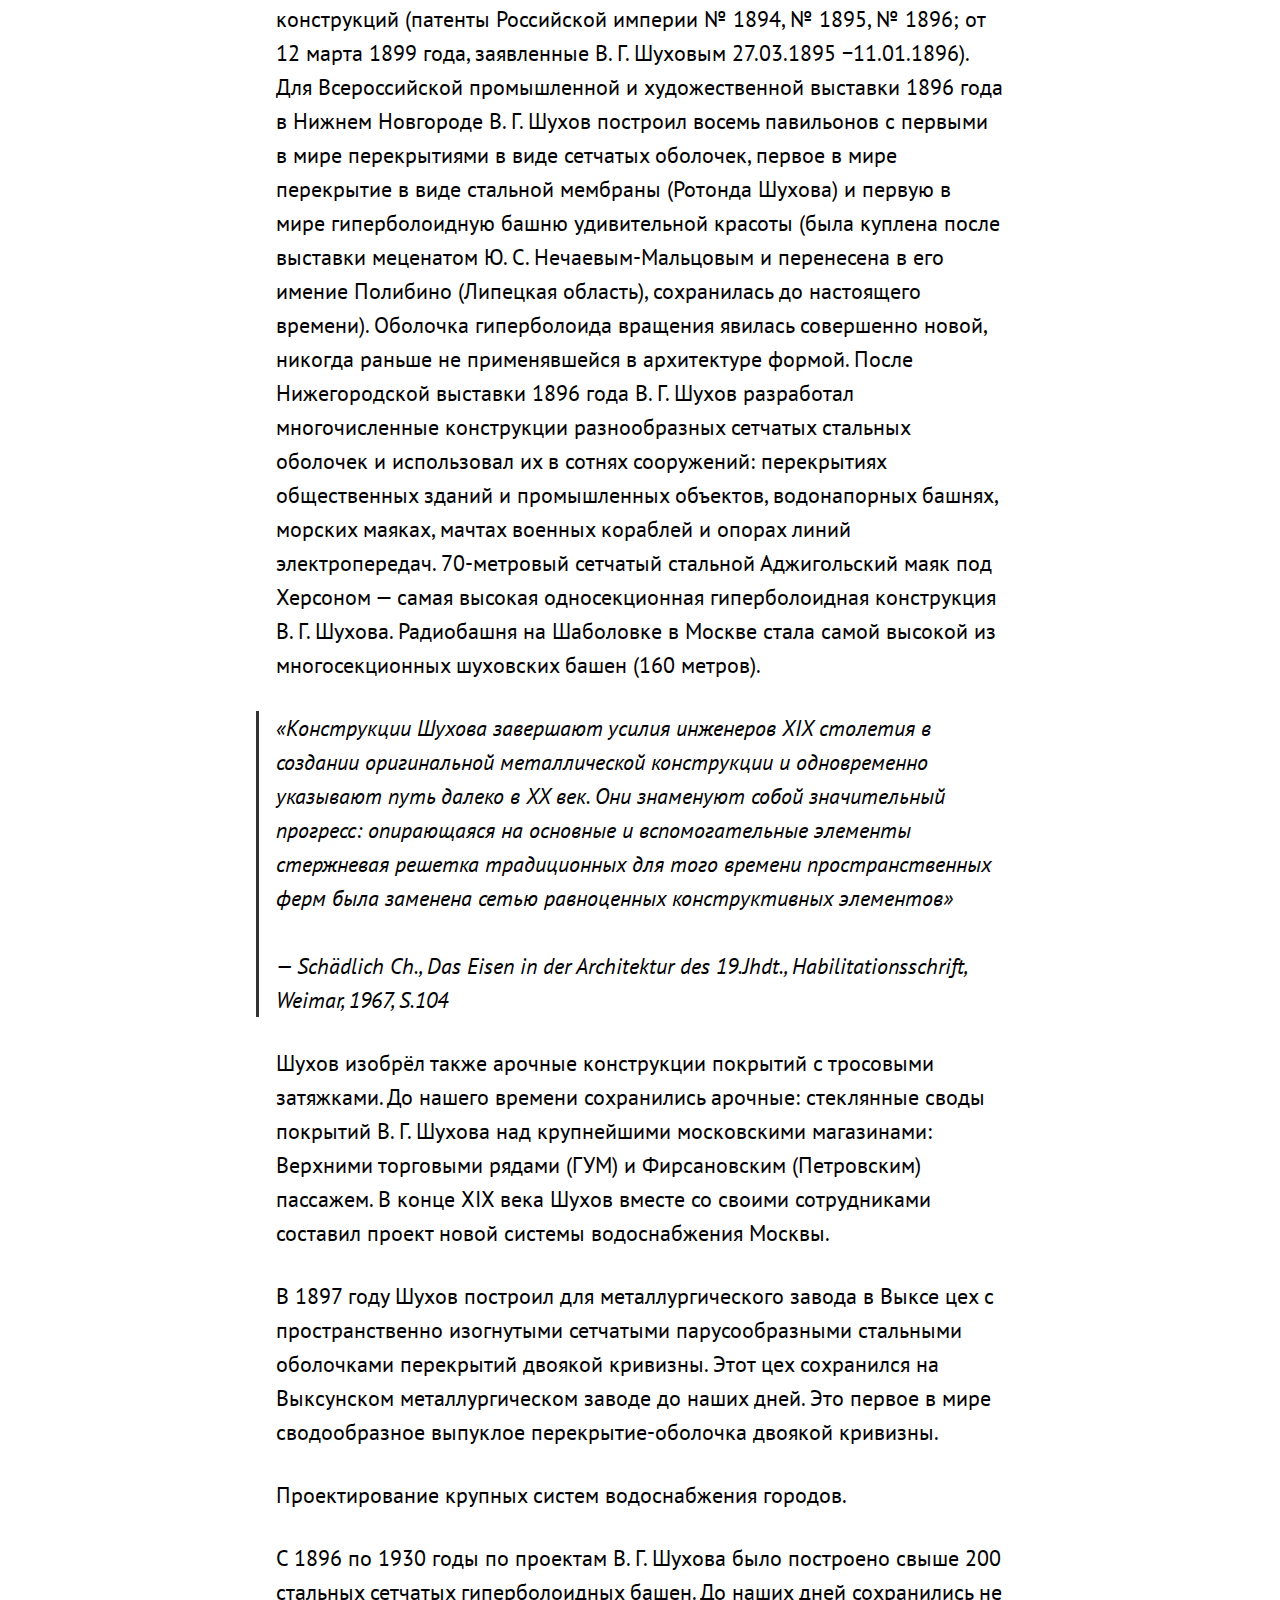
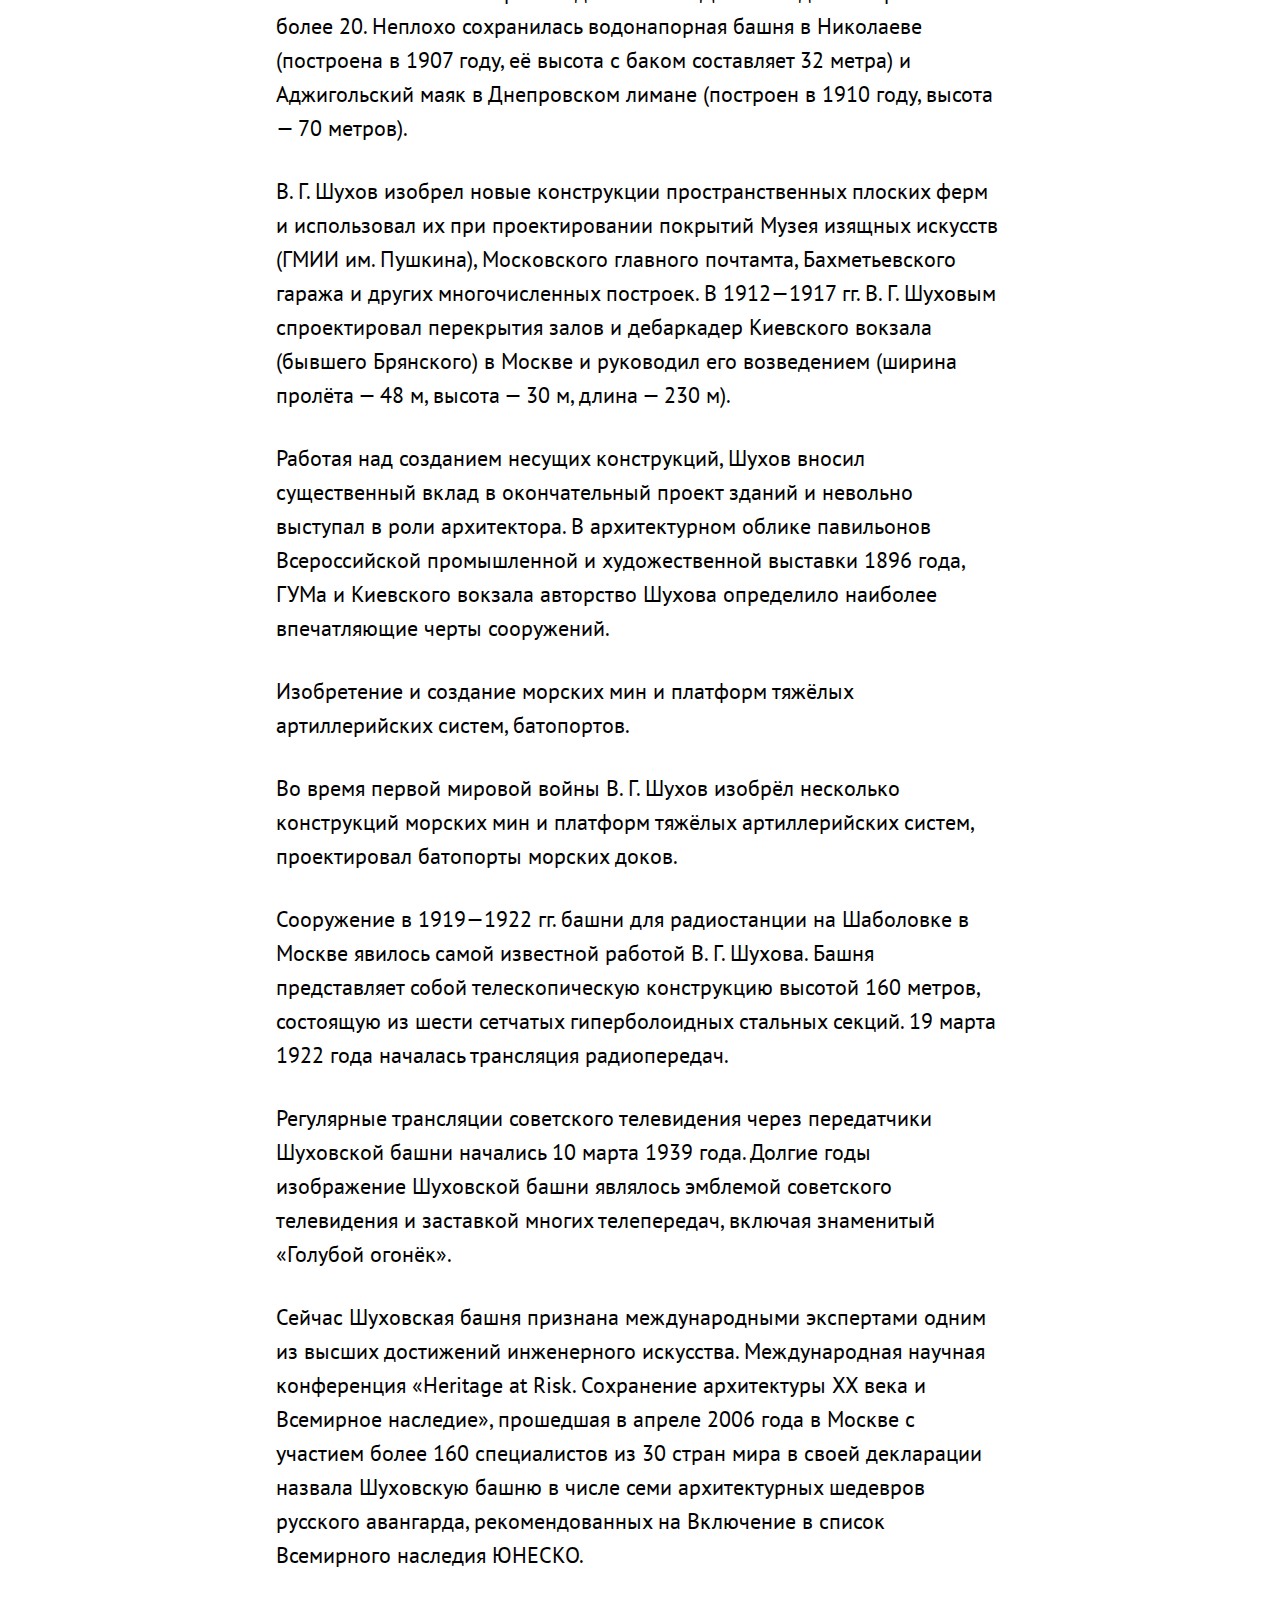
<file: Filichkinadarina/posts/shukhov.html>
<!DOCTYPE html>
<html>
<head>
  <meta charset="utf-8">
  <meta name="viewport" content="width=device-width">

  <title>Шухов Владимир Григорьевич — Wikimedium</title>

  <meta name="description" content="Статья Шухов Владимир Григорьевич из Википедии, сверстанная студентами, для обучения основам веб-верстки в рамках образовательного проекта Hack Exchange.">
  <meta name="keywords" content="hack, exchange, html, css, javascript, hse, design, rap, yo, punk">

  <meta property="og:type" content="article">
  <meta property="og:url" content="http://wikimedium.hack.exchange/posts/shukhov.html">
  <meta property="og:title" content="Шухов Владимир Григорьевич — Wikimedium">
  <meta property="og:description" content="Статья Шухов Владимир Григорьевич из Википедии, сверстанная студентами, для обучения основам веб-верстки в рамках образовательного проекта Hack Exchange.">
  <meta property="og:image" content="">

  <link rel="stylesheet" href="../stylesheets/style.css">
  <link rel="icon" type="image/x-icon" href="../favicon.ico" />
  <link rel="icon" type="image/png" href="../favicon.png" />

  <script src="../javascripts/jquery-3.1.1.js" charset="utf-8"></script>
  <script src="../javascripts/sidebar.js" charset="utf-8"></script>
  <script src="../javascripts/social-likes.min.js"></script>
</head>
<body>

  <nav class="menubar">
    <div>
      <a class="logo" href="../posts.html"></a>
      <a class="about" href="../index.html">О проекте</a>
    </div>
  </nav>

  <nav class="sidebar">
    <ul>
      <li>
        <a href="#s1">Шухов Владимир Григорьевич</a>
      </li>

      <li>
        <a href="#s2">Биография</a>

        <ul>
          <li>
            <a href="#s2s1">Родители, детство</a>
          </li>

          <li>
            <a href="#s2s2">Учеба</a>
          </li>

          <li>
            <a href="#s2s3">Начало самостоятельной работы</a>
          </li>
        </ul>
      </li>

      <li>
        <a href="#s3">Главный инженер конторы Бари</a>
      </li>

      <li>
        <a href="#s4">Семья</a>
      </li>

      <li>
        <a href="#s5">Последние годы жизни</a>
      </li>

      <li>
        <a href="#s6">Вклад Шухова в инженерное дело</a>

        <ul>
          <li>
            <a href="#s6s1">Развитие нефтяной отрасли и тепловых машин</a>
          </li>

          <li>
            <a href="#s6s2">Создание строительных и инженерных конструкций</a>
          </li>
        </ul>
      </li>

      <li>
        <a href="#s7">Названы в честь Шухова и носят его имя</a>
      </li>

      <li>
        <a href="#s8">Память</a>
      </li>

      <li>
        <a href="#s9">Библиография</a>
      </li>

      <li>
        <a href="#s10">Изобретения В. Г. Шухова</a>
      </li>
    </ul>
  </nav>

  <article>
    <h1 id="s1">Шухов Владимир Григорьевич</h1>
    <p>Влади́мир Григо́рьевич Шу́хов (1853—1939) — русский, <a target="_blank" href="https://ru.wikipedia.org/wiki/%D0%A1%D0%BE%D0%B2%D0%B5%D1%82%D1%81%D0%BA%D0%B8%D0%B9">советский</a> <a target="_blank" href="https://ru.wikipedia.org/wiki/%D0%98%D0%BD%D0%B6%D0%B5%D0%BD%D0%B5%D1%80">инженер</a>, <a target="_blank" href="https://ru.wikipedia.org/wiki/%D0%90%D1%80%D1%85%D0%B8%D1%82%D0%B5%D0%BA%D1%82%D0%BE%D1%80">архитектор</a>, <a target="_blank" href="https://ru.wikipedia.org/wiki/%D0%98%D0%B7%D0%BE%D0%B1%D1%80%D0%B5%D1%82%D0%B0%D1%82%D0%B5%D0%BB%D1%8C">изобретатель</a>, <a target="_blank" href="https://ru.wikipedia.org/wiki/%D0%A3%D1%87%D1%91%D0%BD%D1%8B%D0%B9">учёный</a>; член-корреспондент (1928) и почётный член (1929) <a target="_blank" href="https://ru.wikipedia.org/wiki/%D0%90%D0%BA%D0%B0%D0%B4%D0%B5%D0%BC%D0%B8%D1%8F_%D0%BD%D0%B0%D1%83%D0%BA_%D0%A1%D0%A1%D0%A1%D0%A0">Академии наук СССР</a>, лауреат <a target="_blank" href="https://ru.wikipedia.org/wiki/%D0%9B%D0%B0%D1%83%D1%80%D0%B5%D0%B0%D1%82%D1%8B_%D0%BF%D1%80%D0%B5%D0%BC%D0%B8%D0%B8_%D0%B8%D0%BC%D0%B5%D0%BD%D0%B8_%D0%92._%D0%98._%D0%9B%D0%B5%D0%BD%D0%B8%D0%BD%D0%B0">премии имени В. И. Ленина</a> (1929), <a target="_blank" href="https://ru.wikipedia.org/wiki/%D0%93%D0%B5%D1%80%D0%BE%D0%B9_%D0%A2%D1%80%D1%83%D0%B4%D0%B0">Герой Труда</a> (1932). Является автором проектов и техническим руководителем строительства <a target="_blank" href="https://ru.wikipedia.org/wiki/%D0%9F%D0%B5%D1%80%D0%B2%D1%8B%D0%B9_%D1%80%D0%BE%D1%81%D1%81%D0%B8%D0%B9%D1%81%D0%BA%D0%B8%D0%B9_%D0%BD%D0%B5%D1%84%D1%82%D0%B5%D0%BF%D1%80%D0%BE%D0%B2%D0%BE%D0%B4">первых российских нефтепроводов</a> (1878) и <a target="_blank" href="https://ru.wikipedia.org/wiki/%D0%9D%D0%B5%D1%84%D1%82%D0%B5%D0%BF%D0%B5%D1%80%D0%B5%D1%80%D0%B0%D0%B1%D0%B0%D1%82%D1%8B%D0%B2%D0%B0%D1%8E%D1%89%D0%B8%D0%B9_%D0%B7%D0%B0%D0%B2%D0%BE%D0%B4">нефтеперерабатывающего завода</a> с первыми российскими установками <a target="_blank" href="https://ru.wikipedia.org/wiki/%D0%9A%D1%80%D0%B5%D0%BA%D0%B8%D0%BD%D0%B3">крекинга</a> нефти (1931). Внёс выдающийся вклад в технологии <a target="_blank" href="https://ru.wikipedia.org/wiki/%D0%9D%D0%B5%D1%84%D1%82%D1%8C">нефтяной</a> промышленности и <a target="_blank" href="https://ru.wikipedia.org/wiki/%D0%9D%D0%B5%D1%84%D1%82%D0%B5%D0%BF%D1%80%D0%BE%D0%B2%D0%BE%D0%B4">трубопроводного транспорта</a>.</p>
    <p>В. Г. Шухов первым в мире применил для строительства зданий и башен <a target="_blank" href="https://ru.wikipedia.org/wiki/%D0%A1%D0%B5%D1%82%D1%87%D0%B0%D1%82%D0%B0%D1%8F_%D0%BE%D0%B1%D0%BE%D0%BB%D0%BE%D1%87%D0%BA%D0%B0_(%D0%B0%D1%80%D1%85%D0%B8%D1%82%D0%B5%D0%BA%D1%82%D1%83%D1%80%D0%B0)">стальные сетчатые оболочки</a>. Впоследствии архитекторы <a target="_blank" href="https://ru.wikipedia.org/wiki/%D0%A5%D0%B0%D0%B9-%D1%82%D0%B5%D0%BA_(%D1%81%D1%82%D0%B8%D0%BB%D1%8C)">хай-тека</a>, знаменитые <a target="_blank" href="https://ru.wikipedia.org/wiki/%D0%A4%D1%83%D0%BB%D0%BB%D0%B5%D1%80,_%D0%91%D0%B0%D0%BA%D0%BC%D0%B8%D0%BD%D1%81%D1%82%D0%B5%D1%80">Бакминстер Фуллер</a> и <a target="_blank" href="https://ru.wikipedia.org/wiki/%D0%A4%D0%BE%D1%81%D1%82%D0%B5%D1%80,_%D0%9D%D0%BE%D1%80%D0%BC%D0%B0%D0%BD">Норман Фостер</a>, — окончательно внедрили <a target="_blank" href="https://ru.wikipedia.org/wiki/%D0%A1%D0%B5%D1%82%D1%87%D0%B0%D1%82%D0%B0%D1%8F_%D0%BE%D0%B1%D0%BE%D0%BB%D0%BE%D1%87%D0%BA%D0%B0_(%D0%B0%D1%80%D1%85%D0%B8%D1%82%D0%B5%D0%BA%D1%82%D1%83%D1%80%D0%B0)">сетчатые оболочки</a> в современную практику строительства, и в <a target="_blank" href="https://ru.wikipedia.org/wiki/XXI_%D0%B2%D0%B5%D0%BA">XXI веке</a> оболочки стали одним из главных средств формообразования <a target="_blank" href="https://ru.wikipedia.org/wiki/%D0%90%D0%B2%D0%B0%D0%BD%D0%B3%D0%B0%D1%80%D0%B4_(%D0%B8%D1%81%D0%BA%D1%83%D1%81%D1%81%D1%82%D0%B2%D0%BE)">авангардных</a> зданий. Шухов ввёл в архитектуру форму однополостного <a target="_blank" href="https://ru.wikipedia.org/wiki/%D0%93%D0%B8%D0%BF%D0%B5%D1%80%D0%B1%D0%BE%D0%BB%D0%BE%D0%B8%D0%B4">гиперболоида</a> вращения, создав первые в мире <a target="_blank" href="https://ru.wikipedia.org/wiki/%D0%93%D0%B8%D0%BF%D0%B5%D1%80%D0%B1%D0%BE%D0%BB%D0%BE%D0%B8%D0%B4%D0%BD%D1%8B%D0%B5_%D0%BA%D0%BE%D0%BD%D1%81%D1%82%D1%80%D1%83%D0%BA%D1%86%D0%B8%D0%B8">гиперболоидные конструкции</a>.</p>

    <iframe width="auto" height="auto" src="https://www.youtube.com/embed/NMllaxuWp94" frameborder="0" allowfullscreen></iframe>

    <h2 id="s2">Биография</h2>
    <h3 id="s2s1">Родители, детство</h3>
    <p>Владимир Григорьевич Шухов родился в г. Грайворон в небогатой дворянской семье. Впервые один из предков Шухова по отцовской линии получил титул от Петра I за храбрость, проявленную в Полтавском сражении, но это дворянство, по видимому, было личным. До наследственно дворянства дослужился дед Владимира Григорьевича, получивший его (согласно табели о рангах) вместе с обер-офицерским званием. Впрочем это титул успел унаследовать только младший из его сыновей — Григорий Петрович Шухов, родившийся в 1827 (по другим сведениям — 1824) году — отцом Владимира Григорьевича. Григорий Петрович окончил юридический факультет Харьковского университета и уже в 29 лет был произведён в титулярные советники. За заслуги в Крымской войне 1853—1856 гг. он получил бронзовую медаль на Владимирской ленте.</p>
    <p>Мать Владимира Григорьевича, Вера Капитоновна, урождённая Пожидаева, происходила из более знатной семьи курских помещиков, имение которых находилось в Щигровском уезде Курской губернии. Её отец, подпоручик Капитон Михайлович Пожидаев скончался в 1848 году, на балу, куда отправился, не вылечившись после тяжёлого ранения, полученного на Кавказской войне. По сохранившимся воспоминанием В. Г. Шухова, кроме ума и красоты, его мать отличалась тяжёлым, деспотичным характером, а уровень благосостояния, который мог обеспечить Григорий Петрович, не бравший взяток на службе, не соответствовал тому, к чему она привыкла в детстве. Родители Владимира Григорьевича обвенчались в 1851 году, в 1852 году родилась его старшая сестра Надежда, а в 1853 году Григорий петрович был назначен городничим в маленький уездный город Грайворон, до 1838 считавшемся слободой. Именно тут, 16 августа 1853 года и родился Владимир Григорьевич Шухов, о чём имеется запись в метрической книге Успенской церкви города Грайворона (хотя в ряде прижезненных источников, включая Энциклопедический словарь Брокгауза и Ефрона в качестве его года рождения указан 1854 год: и сам Шухов, и, в особенности, его мать, имели привычку путать даты).</p>
    <p>10 декабря 1853 года Г. П. Шухов сдаёт дела в Грайвороне и возвращается с семьёй в Курск. В 1856 году — под влиянием жены подаёт прошение о переводе в столицу, и Шуховы переезжают в Петербург. В начале 1860-х Григорий Петрович знакомится в Одессе, куда приехал в качестве инспектора, с Николаем Ивановичем Пироговым, и, во многом под его влиянием, переходит на службу из финансового ведомства в Ведомство учреждений императрицы Марии, занимавшшеся учебными, медицинскими и благотворительными заведениями. Однако на маленького Володю и его сестру эти перемещения родителей оказывают не сильное влияние — они воспитываются у бабушки, в Пожидаевке.</p>
    <p>Именно бабушка научила четырёхлетнего Володю Шухова читать. С детства будущий инженер проявляет тягу к конструированию, устраивает возле дома фонтан, строит на ручье маленькую действующую водяную мельницу… А в 1860 году оец берёт с собой детей в гости к академику астроному Карлу Христофоровичу Кнорре. Посещение обсерватории Кнорре произвело на мальчика сильное впечатление, именно с него началось серьёзное увлечении Володи естественными науками.</p>

    <h3 id="s2s2">Учёба</h3>
    <p>В 1863 году Владимир Шухов покидает Пожидаевку (которую вскоре пришлось продать) и приезжает в Петербург к родителям. Здесь он поступает в Пятую Санкт-Петербургскую гимназияю, где в то время преподавал выдающийся учёный и педагог К. Д. Краевич. Уже в гимназии проявились его способности к точным наукам, особенно к математике. В 13 лет, будучи гимназистом четвёртого класса, он нашёл собственное оригинальное доказательство теоремы Пифагора. Краевич похвалил гимназиста Шухова за оригинальное и краткое доказательство, но, со словами о том, что Пифагор жил более 2000 лет назад, и надо было, уважая предшественников, сначала изложить его доказательство, снизил оценку.</p>
    <p>По окончании гимназии, в 1871 году Шухов, по совету отца, поступил на инженерно-механическое отделение Императорского Московское техническое училище (ныне Московский государственный технический университет имени Н. Э. Баумана). ИМТУ в то время было передовым учебным заведением, в котором большое внимание уделялось математической подготовке и, при этом, студенты знакомились с практическим производством — обучались в мастерских: токарных (по дереву и металлу), слесарной, модельной, литейной, кузнечной и т. д. Математику в училище преподавал Алексей Васильевич Летников, теоретическую механику, ставший в 1872 году доцентом будущий «отец аэродинамики» Н. Е. Жуковский, а практическую механику (с того же года) — профессор Ф. Е. Орлов. Среди друзей и однокашников Шухова был и будущий профессор Пётр Кондратьевич Худяков (1858—1935), вундеркинд, поступивший на подготовительные курсы ИМТУ, когда ему ещё не было одиннадцати. Подобно другим студентам, Шухов старается поддерживать контакты с основателем петербургской математической школы академиком П. Ф. Чебышёвым. В последний год обучения студент Шухов зарегестрировал своё первое изобретение — паровую форсунку («прибор, производящий разбрызгивание мазута в топках, используя упругость водяных паров»). Такая форсунка не только стала впоследствии одной из «изюминок» паровых котлов «Конторы инженера Бари», но и, спустя 21 год, в 1897, украсила обложку книги Д. И. Менделеева «Основы фабрично-заводской промышленности». Талантливый студент был замечен преподавателями. В частности, после окончания в 1876 году (с отличием) училища ему было предложено место ассистента у Чебышева (от которого он отказался), а в составе научной делегации он был направлен для ознакомления с достижениями промышленности в США — на Всемирную выставку.</p>
    <p>Именно тогда, на Всемирной выставке Шухов познакомился с американским инженером русского происхождения Александром Вениаминович Бари. Он заведовал «металлическими работами» при строительстве павильонов готовящейся выставки (за что, впоследствии, получил Гран-При и золотую медаль), и, будучи хорошим знакомым Ф. Е. Орлова по Цюрихской политехнической школе, именно он принимал российскую делегацию в Америке. Бари оказывал россиянам помощь в знакомстве со страной и выставкой, помогал в закупке оборудования, инструментов и образцов изделий для мастерских технического училища, показывал участникам делегации металлургические заводы Питсбурга, строительство железных дорог и все новинки американской техники.</p>

    <h3 id="s2s3">Начало самостоятельной работы</h3>
    <p>Вернувшись из командировки в Соединенные Штаты, Шухов поступил на службу в управление Варшавско-Венской железной дороги на должность начальника чертёжного бюро где проектирует паровозные депо. В это время он стал вольнослушателем Военно-медицинской академии. Как потом говорил сам Владимир Григорьевич, два года изучения медицины дали ему бесценный опыт знакомства с самой совершенной «констукцией», которую создала природа — человеческим организмом. У Шухова начинаются проблемы со здоровьем (ему диагностируют начинающуюся чахотку), и врачи советуют ему перебраться в места с более тёплым климатом.</p>
    <p>Летом 1877 года А. В. Бари с семьей вернулся в Россию, где, воспользовавшись своими знакомствами с известными российскими инженерами, начал сотрудничество с Людвигом Нобелем. Вспомнив о Шухове он пригласил его в Баку, где тогда начиналось бурное развитие нефтяного дела.</p>
    <p>Здесь, по заказу братьев Нобель, Шухов и Бари строят первый в Российской Империи нефтепровод, соединяющий Балаханы и Чёрный город, заводской район Баку, где тогда перегоняли нефть. Владельцы гужевых повозок, перевозивших нефть, неоднократно поджигали и разрушали строящуюся магистраль — для охраны по всей её длине были поставлены караульные будки. Строительство было закончено и нефтепровод, имевший протяжённость 10 километров, ввели в строй в декабре 1848 года. Он позволял перекачивать при помощью парового насоса по трёхдюймовой трубе до 1280 тонн. За первый работы месяц по нему было перекачено 841 150 пудов нефти, и в течение года строительство полностью окупило себя. Здесь же Шухов разработал и построил первые в мире цилиндрические резервуары-нефтехранилища.</p>
    <p>До этого нефть чаще всего держали в прудах: земляных или каменных хранилищах под открытым небом, в Соединённых Штатах начали применять металлические прямоугольные резервуары (так-же зачастую открытые). Прямоугольные резервуары собирались из цельных листов и считались простыми в строительстве. Цилиндрические резервуары Шухова возводились из клёпаных металлических листов непосредственно на грунте с песчаной подсыпкой. Их хорошо рассчитанная конструкция позволила использовать более тонкий металл, чем в случае прямоугольной конструкции, а в верхней части, где давление нефти на стенки меньше толщина стенок снижалась ещё в два раза.</p>
    <p>Вслед за первым нефтепроводом, по заказу Г. М. Лианозова Шухов и Бари строят следующий — длинной уже 11 вёрст (более 12 километров).</p>

    <h2 id="s3">Главный инженер конторы Бари</h2>
    <p>В 1880 году Бари создал свою фирму «Техническая контора инженера А. В. Бари» (позже «Строительная контора инженера А. В. Бари»), куда пригласил Шухова на должность главного конструктора и главного инженера. В начале 1881 года жена Бари, Зинаида Яковлевна, среди разных семейных новостей сообщала сестре:</p>
    <blockquote>Шухов с октября месяца живёт в Москве и служит у Саши как главный его помощник по инженерной части, получает 200 рублей жалованья, помимо процентов.</blockquote>
    <p>Уже через полгода Шухов изобрёл форсунку, с помощью которой впервые в мире осуществил промышленное факельное сжигание мазута. В 1883 году Шухов публикует статью «Механические сооружения нефтяной промышленности», где привел базовые принципы расчета и строительства цилиндрических стальных резервуаров на песчаных подушках, обосновал их оптимальность. Основы классической теории нефтепроводов, используемой и поныне, Владимир Григорьевич изложил в следующем, 1884 году в статье «Нефтепроводы».</p>
    <p>Хотя Шухова отличала потрясающая работоспособность и увлечённость своими инженерными проектами, работа отнюдь не занимала всё время его жизни. Он увлекался оперой, театром, шахматами. Достаточно серьёзно занимался велоспортом, был победитем городских соревнований.</p>
    <p>Однако самым главным его хобби была фотография (в том числе стереоскопическая фотосъёмка). В частности, сохранилась сделанная им стереофотография дочери, катающейся на качелях, отличающаяся не только очень высоким для своего времени техническим, но и художественным уровнем. Он даже оставил в одной из своих записных книжек запись «Я по профессии инженер, а в душе фотограф».</p>
    <p>На фирме Бари В. Г. Шухов проработал до 1915 года, почти 40 лет и вспоминал:</p>
    <blockquote>Говорят, что Бари эксплуатировал меня. Это верно. Но и я эксплуатировал его, заставляя выполнять мои даже самые смелые предположения</blockquote>
    <p>Друг Шухова, профессор П. К. Худяков вспоминал, что шуховские разработки, которые он делал, работая на Бари, порой не нравились высокопоставленным чиновникам из-за того, что были «безобразно дёшевы», и не оставляли возможности для откатов, к которым те привыкли.</p>

    <h2 id="s4">Семья</h2>
    <p>В 1885 году молодой инженер Шухов знакомится с подругой своих сестёр — восемнадцатилетней Ольгой Леонардовной Книппер — будущей знаменитой актрисой и женой Чехова. Однако, их продолжавшийся два года роман, вопреки ожиданиям родных, свадьбой так и не окончился.</p>
    <p>Женой Шухова в 1894 году стала дочь железнодорожного врача из рода Ахматовых[источник не указан 30 дней] Анна Николаевна Мединцева, с которой он познакомился за два года до того во время поездки в Воронеж. 30 ноября 1892 года родился их первенец — дочь Ксения. Всего в семье было пятеро детей. После Ксении родились Сергей (1894-1969), Фавий (1895-1945), Владимир (1898-1919) и Вера (1896-199?).</p>
    <p>Младший сын умер в двадцатилетнем возрасте 1919 году от холеры. Хотя ряд источников рассказывают драматическую историю о том, что воевавший на стороне Колчака Владимир был захвачен в плен красной армией, и, чтобы выкупить его, Владимир Григорьевич, передал новой власти принадлежавшие ему иностранные патенты на свои изобретения, она не соответствует действительности. Как пишет Елена Шухова, один из сыновей Шухова действительно служил в гражданскую войну у Колчака, но это был старший Сергей, впоследствии, как и отец, ставший инженером-строителем и сумевший сохранить отцовский архив. Патенты были переданы государству в 1929 году, поскольку тогдашняя политическая ситуация попросту не оставляла другого выхода. Что-же касается репрессий, от них пострадал средний сын Владимира Григорьевича — Фавий (служивший в молодости у Деникина), который вскоре после смерти отца был сослан в Омск, где заболел туберкулёзом, от которого умер в декабре 1945 года.</p>

    <h2 id="s5">Последние годы жизни</h2>
    <p>В 1928 году Владимир Григорьевич был избран членом-корреспондентом АН СССР, а в 1929 — её почетным членом. В 1929 году был удостоен Ленинской премии. В том же году он становится членом Московского городского совета.</p>
    <p>Последним крупным достижением В. Г. Шухова в области строительной техники стала работа по восстановлению после землетрясения древнего медресе Улугбека в Самарканде в 1932 г. Совместно с архитектором М. Ф. Мауэром было проведено выпрямление «падающего» восточного минарета. Эта уникальная операция имела резонанс во всём мире.</p>
    <p>В возрасте 79 лет Шухов стал свидетелем осуществления разработанного им ещё в молодости проекта полной переработки нефти. В его присутствии в Баку в 1932 году был пущен в эксплуатацию завод «Советский крекинг». В первые недели её работы Шухов сам следил за ходом производства.</p>
    <p>Находясь на заслуженном отдыхе, вел уединенный образ жизни и принимал только друзей и старых товарищей по работе. Все права на свои изобретения и все гонорары Владимир Григорьевич передал советскому государству.</p>
    <p>В. Г. Шухов скончался в возрасте 85 лет 2 февраля 1939 года, похоронен на Новодевичьем кладбище.</p>

    <h2 id="s6">Вклад Шухова в инженерное дело</h2>
    <h3 id="s6s1">Развитие нефтяной отрасли и тепловых машин</h3>
    <p>Разработка теоретических и практических основ строительства магистральных трубопроводных систем, строительство первых нефтепроводов в России.</p>
    <p>Владимир Григорьевич Шухов — автор проекта и главный инженер строительства первого российского нефтепровода Балаханы — Чёрный Город (Бакинские нефтепромыслы, 1878), построенного для нефтяной компании «Бр. Нобель». Проектировал и затем руководил работами по постройке нефтепроводов фирм «Бр. Нобель», «Лианозов и К°» и первого в мире мазутопровода с подогревом.</p>
    <p>Изобретение, создание и развитие оборудования и технологий нефтяной отрасли, цилиндрических резервуаров-нефтехранилищ, речных танкеров; внедрение нового способа эрлифта нефти.</p>
    <p>Работая на нефтяных промыслах в Баку, В. Г. Шухов разработал основы подъёма и перекачки нефтепродуктов, предложил метод подъёма нефти с помощью сжатого воздуха — эрлифт, разработал методику расчёта и технологию строительства цилиндрических стальных резервуаров для нефтехранилищ.</p>
    <p>Теоретическая и практическая разработка основ нефтяной гидравлики.</p>
    <p>В статье «Нефтепроводы» (1884) и в книге «Трубопроводы и их применение в нефтяной промышленности» (1894) В. Г. Шухов привёл точные математические формулы для описания процессов протекания по трубопроводам нефти, мазута, создав классическую теорию нефтепроводов. В. Г. Шухов — автор проектов первых российских магистральных трубопроводов: Баку — Батум (883 км, 1907), Грозный — Туапсе (618 км, 1928).</p>
    <p>Изобретение и создание трубчатых паровых котлов.</p>
    <p>В 1896 году Шухов изобрел новый водотрубный паровой котел в горизонтальном и вертикальном исполнении (патенты Российской империи № 15 434 и № 15 435 от 27 июня 1896 года). В 1900 году его паровые котлы были отмечены высокой наградой — на Всемирной выставке в Париже Шухов получил золотую медаль. По патентам Шухова до и после революции были произведены тысячи паровых котлов.</p>
    <p>Шухов примерно с 1885 г. начал строить на Волге первые русские речные танкеры-баржи. Монтаж осуществлялся точно запланированными этапами с использованием стандартизированных секций на верфях в Царицыне (Волгоград) и Саратове.</p>
    <p>Изобретение установки термического крекинга нефти. Проектирование и строительство нефтеперерабатывающего завода с первыми российскими установками крекинга.</p>
    <p>В. Г. Шухов и его помощник С. П. Гаврилов изобрели промышленный процесс получения автомобильного бензина — непрерывно действующую трубчатую установку термического крекинга нефти (патент Российской империи № 12926 от 27 ноября 1891 года). Установка состояла из печи с трубчатыми змеевиковыми нагревателями, испарителя и ректификационных колонн.</p>
    <p>Через тридцать лет в 1923 году в Москву прибыла делегация компании «Синклер Ойл[en]», чтобы получить информацию о крекинге нефти, изобретенном Шуховым. Учёный, сравнив свой патент 1891 года с американскими патентами 1912—1916 годов, доказал, что американские крекинг-установки повторяют его патент и не являются оригинальными. В 1931 году по проекту и при техническом руководстве В. Г. Шухова был построен нефтеперерабатывающий завод «Советский крекинг» в Баку, где впервые в России был использован шуховский патент на крекинг-процесс при создании установок для получения бензина.</p>
    <p>Изобретение оригинальных конструкций газгольдеров и разработка типовых проектов хранилищ природного газа емкостью до 100 тысяч куб. м.</p>

    <h3 id="s6s2">Создание строительных и инженерных конструкций</h3>
    <p>Изобретение и создание новых строительных конструкций и архитектурных форм первых в мире стальных сетчатых перекрытий-оболочек и гиперболоидных конструкций.</p>
    <p>В. Г. Шухов является изобретателем первых в мире гиперболоидных конструкций и металлических сетчатых оболочек строительных конструкций (патенты Российской империи № 1894, № 1895, № 1896; от 12 марта 1899 года, заявленные В. Г. Шуховым 27.03.1895 −11.01.1896). Для Всероссийской промышленной и художественной выставки 1896 года в Нижнем Новгороде В. Г. Шухов построил восемь павильонов с первыми в мире перекрытиями в виде сетчатых оболочек, первое в мире перекрытие в виде стальной мембраны (Ротонда Шухова) и первую в мире гиперболоидную башню удивительной красоты (была куплена после выставки меценатом Ю. С. Нечаевым-Мальцовым и перенесена в его имение Полибино (Липецкая область), сохранилась до настоящего времени). Оболочка гиперболоида вращения явилась совершенно новой, никогда раньше не применявшейся в архитектуре формой. После Нижегородской выставки 1896 года В. Г. Шухов разработал многочисленные конструкции разнообразных сетчатых стальных оболочек и использовал их в сотнях сооружений: перекрытиях общественных зданий и промышленных объектов, водонапорных башнях, морских маяках, мачтах военных кораблей и опорах линий электропередач. 70-метровый сетчатый стальной Аджигольский маяк под Херсоном — самая высокая односекционная гиперболоидная конструкция В. Г. Шухова. Радиобашня на Шаболовке в Москве стала самой высокой из многосекционных шуховских башен (160 метров).</p>

    <blockquote>
      «Конструкции Шухова завершают усилия инженеров XIX столетия в создании оригинальной металлической конструкции и одновременно указывают путь далеко в XX век. Они знаменуют собой значительный прогресс: опирающаяся на основные и вспомогательные элементы стержневая решетка традиционных для того времени пространственных ферм была заменена сетью равноценных конструктивных элементов»
      <br><br>
      — Schädlich Ch., Das Eisen in der Architektur des 19.Jhdt., Habilitationsschrift, Weimar, 1967, S.104
    </blockquote>

    <p>Шухов изобрёл также арочные конструкции покрытий с тросовыми затяжками. До нашего времени сохранились арочные: стеклянные своды покрытий В. Г. Шухова над крупнейшими московскими магазинами: Верхними торговыми рядами (ГУМ) и Фирсановским (Петровским) пассажем. В конце XIX века Шухов вместе со своими сотрудниками составил проект новой системы водоснабжения Москвы.</p>
    <p>В 1897 году Шухов построил для металлургического завода в Выксе цех с пространственно изогнутыми сетчатыми парусообразными стальными оболочками перекрытий двоякой кривизны. Этот цех сохранился на Выксунском металлургическом заводе до наших дней. Это первое в мире сводообразное выпуклое перекрытие-оболочка двоякой кривизны.</p>
    <p>Проектирование крупных систем водоснабжения городов.</p>
    <p>С 1896 по 1930 годы по проектам В. Г. Шухова было построено свыше 200 стальных сетчатых гиперболоидных башен. До наших дней сохранились не более 20. Неплохо сохранилась водонапорная башня в Николаеве (построена в 1907 году, её высота с баком составляет 32 метра) и Аджигольский маяк в Днепровском лимане (построен в 1910 году, высота — 70 метров).</p>
    <p>В. Г. Шухов изобрел новые конструкции пространственных плоских ферм и использовал их при проектировании покрытий Музея изящных искусств (ГМИИ им. Пушкина), Московского главного почтамта, Бахметьевского гаража и других многочисленных построек. В 1912—1917 гг. В. Г. Шуховым спроектировал перекрытия залов и дебаркадер Киевского вокзала (бывшего Брянского) в Москве и руководил его возведением (ширина пролёта — 48 м, высота — 30 м, длина — 230 м).</p>
    <p>Работая над созданием несущих конструкций, Шухов вносил существенный вклад в окончательный проект зданий и невольно выступал в роли архитектора. В архитектурном облике павильонов Всероссийской промышленной и художественной выставки 1896 года, ГУМа и Киевского вокзала авторство Шухова определило наиболее впечатляющие черты сооружений.</p>
    <p>Изобретение и создание морских мин и платформ тяжёлых артиллерийских систем, батопортов.</p>
    <p>Во время первой мировой войны В. Г. Шухов изобрёл несколько конструкций морских мин и платформ тяжёлых артиллерийских систем, проектировал батопорты морских доков.</p>
    <p>Сооружение в 1919—1922 гг. башни для радиостанции на Шаболовке в Москве явилось самой известной работой В. Г. Шухова. Башня представляет собой телескопическую конструкцию высотой 160 метров, состоящую из шести сетчатых гиперболоидных стальных секций. 19 марта 1922 года началась трансляция радиопередач.</p>
    <p>Регулярные трансляции советского телевидения через передатчики Шуховской башни начались 10 марта 1939 года. Долгие годы изображение Шуховской башни являлось эмблемой советского телевидения и заставкой многих телепередач, включая знаменитый «Голубой огонёк».</p>
    <p>Сейчас Шуховская башня признана международными экспертами одним из высших достижений инженерного искусства. Международная научная конференция «Heritage at Risk. Сохранение архитектуры XX века и Всемирное наследие», прошедшая в апреле 2006 года в Москве с участием более 160 специалистов из 30 стран мира в своей декларации назвала Шуховскую башню в числе семи архитектурных шедевров русского авангарда, рекомендованных на Включение в список Всемирного наследия ЮНЕСКО.</p>
    <p>Развитие методов проектирования стальных конструкций и строительной механики.</p>
    <p>В 1927—1929 гг. В. Г. Шухов, принимая участие в реализации плана ГОЭЛРО, превзошёл эту башенную конструкцию, построив три пары сетчатых многоярусных гиперболоидных опор перехода через реку Оку ЛЭП НиГРЭС в районе города Дзержинска под Нижним Новгородом.</p>
    <p>Шуховские башни в Москве и на Оке являются уникальными памятниками архитектуры русского авангарда.</p>

    <h2 id="s7">Названы в честь Шухова и носят его имя</h2>
    <ul>
      <li>Гиперболоидные сетчатые башни, соответствующие патенту В. Г. Шухова, построенные в России и за рубежом.</li>
      <li>Белгородский государственный технологический университет имени В. Г. Шухова</li>
      <li>Улица Шухова в Москве (бывший Сиротский переулок). Переименован в 1963 году. На ней (улице) находится знаменитая Шуховская радиобашня.</li>
      <li>Улица в Туле</li>
      <li>Улица в Сызрани</li>
      <li>Улица в Старом Осколе</li>
      <li>Парк в городе Грайворон</li>
      <li>Золотая медаль имени В. Г. Шухова, присуждаемая за высшие инженерные достижения</li>
      <li>Шуховская башня в Бухаре, Узбекистан</li>
      <li>Шуховская башня в Николаеве, Украина</li>
      <li>Аудитория имени Шухова в Московском Архитектурном Институте</li>
      <li>Улица Шухова башня в Волхове</li>
    </ul>

    <h2 id="s8">Память</h2>
    <ul>
      <li>2 декабря 2008 года в Москве на Тургеневской площади был открыт памятник Владимиру Шухову. Авторский коллектив, работавший над памятником, возглавлял Салават Щербаков. Шухов увековечен в бронзе, в полный рост с рулоном чертежей и в накинутом на плечи плаще. Вокруг памятника установлены бронзовые скамейки. Две из них — в форме расколотого бревна с лежащими на них тисками, молотками и другими столярными инструментами; ещё одна представляет собой конструкцию из колёс и зубчатых передач.</li>
      <li>На территории ЦНИИПСК им. Н. П. Мельникова установлен бюст Шухову.</li>
      <li>В 1963 году была выпущена почтовая марка СССР, посвященная Шухову.</li>
      <li>На доме по адресу: г. Москва пер. Кривоколенный д.11/13 стр.1 установлена памятная доска инженеру В. Г. Шухову, прожившему в этом доме не одно десятилетие.</li>
    </ul>

    <h2 id="s9">Библиография</h2>
    <ul>
      <li>Шухов В. Г. Механические сооружения нефтяной промышленности, «Инженер», том 3, кн. 13, № 1, стр. 500—507, кн. 14, № 1, стр. 525—533, Москва, 1883.</li>
      <li>Шухов В. Г. Нефтепроводы, «Вестник промышленности», № 7, стр. 69 — 86, Москва, 1884.</li>
      <li>Шухов В. Г. Насосы прямого действия и их компенсация, , 32 стр., «Бюл. Политехнического общества», № 8, приложение, Москва, 1893—1894.</li>
      <li>Шухов В. Г. Трубопроводы и их применение к нефтяной промышленности, , 37 стр., Изд. Политехнического общества, Москва, 1895.</li>
      <li>Шухов В. Г. Насосы прямого действия. Теоретические и практические данные для их расчета. 2-е изд. с дополнениями, , 51 стр., Изд. Политехнического общества, Москва, 1897.</li>
      <li>Шухов В. Г. Стропила. Изыскание рациональных типов прямолинейных стропильных ферм и теория арочных ферм, 120 стр., Изд. Политехнического общества, Москва, 1897.</li>
      <li>Шухов В. Г. Боевая мощь русского и японского флота во время войны 1904—1905 гг., в кн.: Худяков П. К. «Путь к Цусиме», стр. 30 — 39, Москва, 1907.</li>
      <li>Шухов В. Г. Заметка о патентах по перегонке и разложению нефти при повышенном давлении, «Нефтяное и сланцевое хозяйство», № 10, стр. 481—482, Москва, 1923.</li>
      <li>Шухов В. Г. Заметка о нефтепроводах, «Нефтяное и сланцевое хозяйство», том 6, № 2, стр. 308—313, Москва, 1924.</li>
      <li>Шухов В. Г. Избранные труды, том 1, «Строительная механика», 192 стр., под ред. А. Ю. Ишлинского, Академия наук СССР, Москва, 1977.</li>
      <li>Шухов В. Г. Избранные труды, том 2, «Гидротехника», 222 стр., под ред. А. Е. Шейндлина, Академия наук СССР, Москва, 1981.</li>
      <li>Шухов В. Г. Избранные труды, том 3, «Нефтепереработка. Теплотехника», 102 стр., под ред. А. Е. Шейндлина, Академия наук СССР, Москва, 1982.</li>
    </ul>

    <h2 id="s10">Изобретения В. Г. Шухова</h2>
    <ul>
      <li>1. Ряд ранних изобретений и технологий нефтяной промышленности, в частности, технологии строительства нефтепроводов и резервуаров, не оформлены привилегиями и описаны В. Г. Шуховым в работе «Механические сооружения нефтяной промышленности» (журнал «Инженер», том 3, кн. 13, № 1, стр. 500—507, кн. 14, № 1, стр. 525—533, Москва, 1883) и последующих работах о сооружениях и оборудовании нефтяной отрасли.</li>
      <li>2. Аппарат для непрерывной дробной перегонки нефти. Привилегия Российской Империи № 13200 от 31.12.1888 (соавтор Ф. А. Инчик).</li>
      <li>3. Эрлифт-насос. Привилегия Российской Империи № 11531 за 1889.</li>
      <li>4. Гидравлический дефлегматор для перегонки нефти и других жидкостей. Привилегия Российской Империи № 9783 от 25.09.1890 (соавтор Ф. А. Инчик).</li>
      <li>5. Крекинг-процесс (установка для перегонки нефти с разложением). Привилегия Российской Империи № 12926 от 27.11.1891 (соавтор С. П. Гаврилов).</li>
      <li>6. Трубчатый паровой котёл. Привилегия Российской Империи № 15434 от 27.06.1896.</li>
      <li>7. Вертикальный трубчатый котёл. Привилегия Российской Империи № 15435 от 27.06.1896.</li>
      <li>8. Сетчатые покрытия для зданий. Привилегия Российской Империи № 1894 от 12.03.1899. Кл. 37а, 7/14.</li>
      <li>9. Сетчатые сводообразные покрытия. Привилегия Российской Империи № 1895 от 12.03.1899. Кл. 37а, 7/08.</li>
      <li>10. Гиперболоидные конструкции (ажурная башня). Привилегия Российской Империи № 1896 от 12.03.1899. Кл. 37f,15/28.</li>
      <li>11. Водотрубный котёл. Привилегия Российской Империи № 23839 за 1913. Кл. 13а, 13.</li>
      <li>12. Водотрубный котёл. Патент СССР № 1097 за 1926. Кл. 13а,13.</li>
      <li>13. Водотрубный котёл. Патент СССР № 1596 за 1926. Кл. 13а, 7/10.</li>
      <li>14. Воздушный экономайзер. Патент СССР № 2520 за 1927. Кл. 24к,4.</li>
      <li>15. Устройство для выпуска жидкости из сосудов с меньшим давлением в среду с большим давлением. Патент СССР № 4902 за 1927. Кл. 12g,2/02.</li>
      <li>16. Подушка для уплотнительных приспособлений к поршням сухих газгольдеров. Авторское свидетельство СССР № 37656 за 1934. Кл. 4 с, 35.</li>
      <li>17. Приспособление для прижатия к стене резервуара уплотнительных колец для поршней сухих газгольдеров. Авторское свидетельство СССР № 39038 за 1938. Кл. 4 с,35</li>
    </ul>
  </article>

  <footer class="share">
    <div class="social-likes social-likes_single" data-url="http://wikimedium.hack.exchange/posts/shukhov.html" data-single-title="Поделиться">
      <div class="facebook" title="Поделиться ссылкой на Фейсбуке">Facebook</div>
      <div class="twitter" title="Поделиться ссылкой в Твиттере">Twitter</div>
      <div class="vkontakte" title="Поделиться ссылкой во Вконтакте">Вконтакте</div>
    </div>
  </footer>

</body>
</html>
</file>
<file: Filichkinadarina/stylesheets/style.css>
@import "reset.css";
@import "https://fonts.googleapis.com/css?family=PT+Sans+Caption:400,700|PT+Sans:400,400i,700,700i&subset=cyrillic";
@import "social-likes_birman.css";

@import "layout.css";
@import "menubar.css";
@import "share.css";
@import "ui.css";

/*landing*/
@import "landing.css";

/* main posts */
@import "posts.css";

/* post */
@import "sidebar.css";
@import "content.css";
@import "gallery.css";
@import "responsive.css";
</file>
